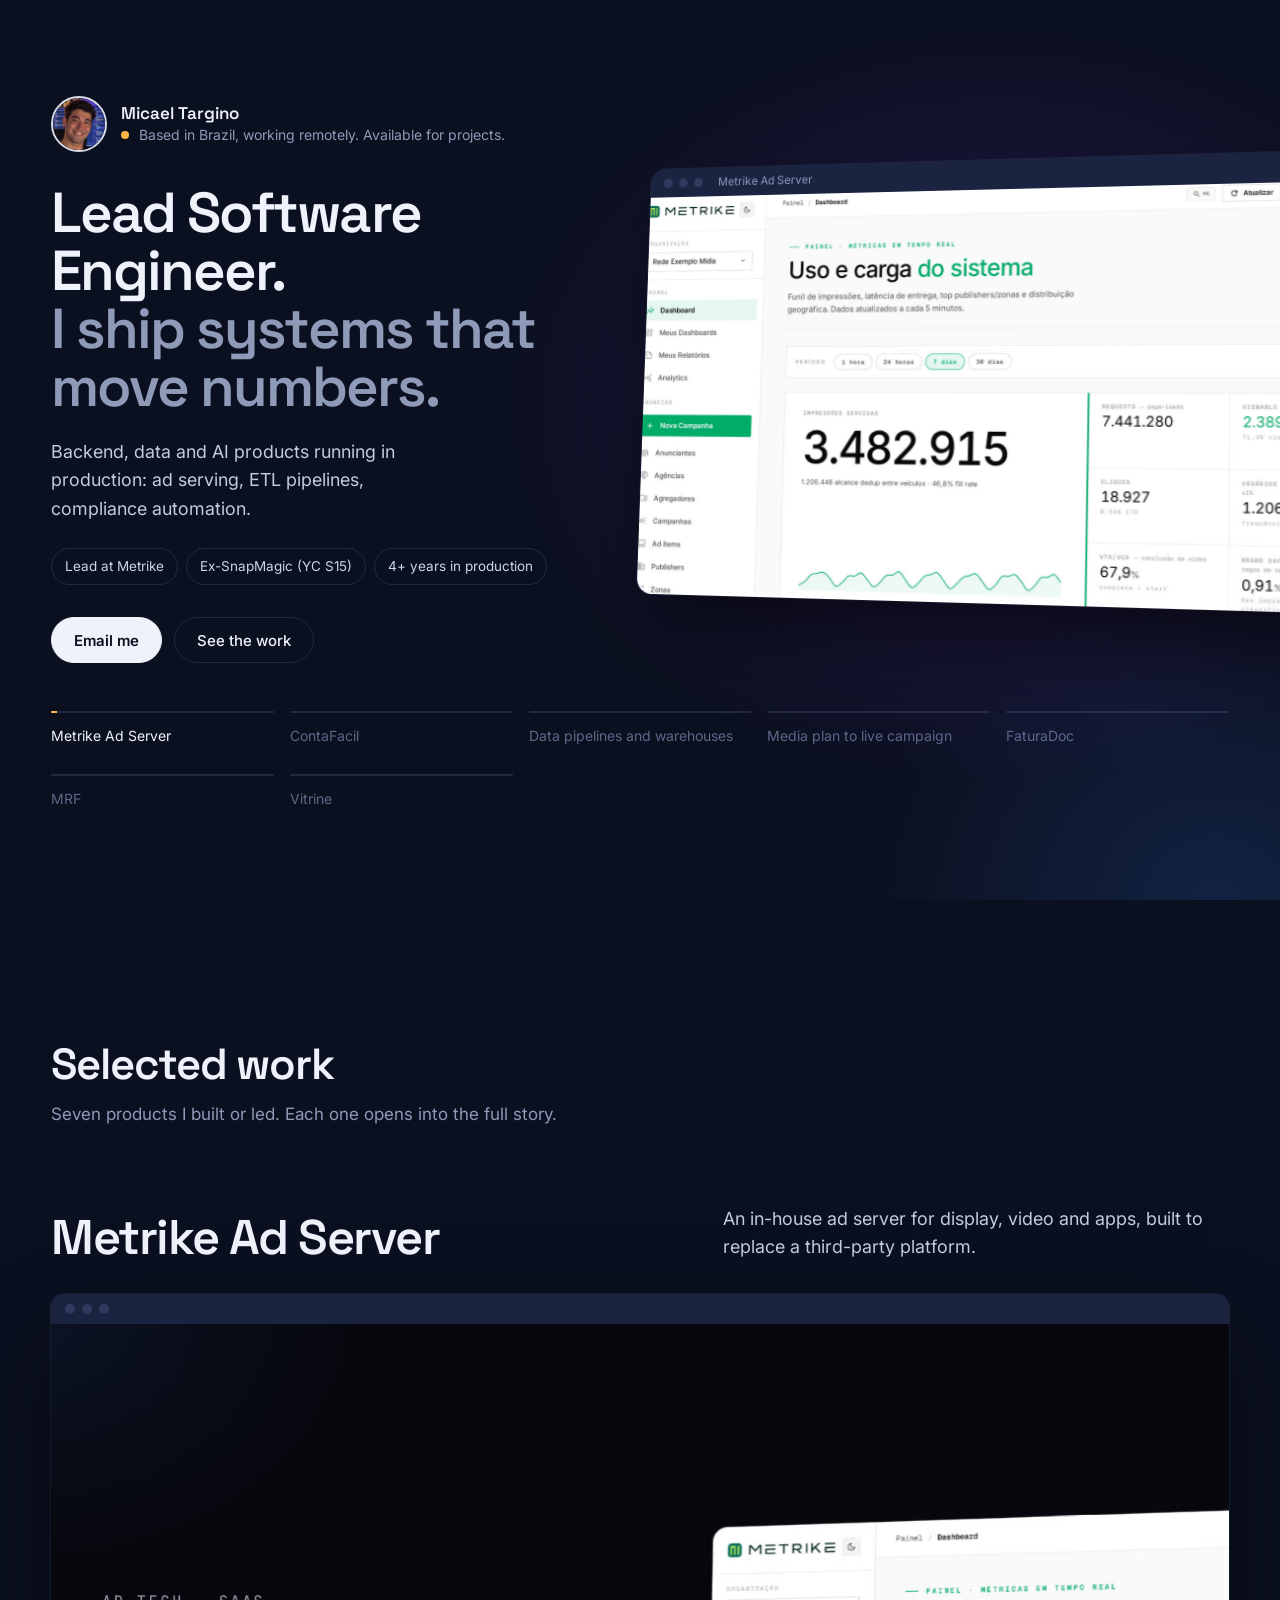
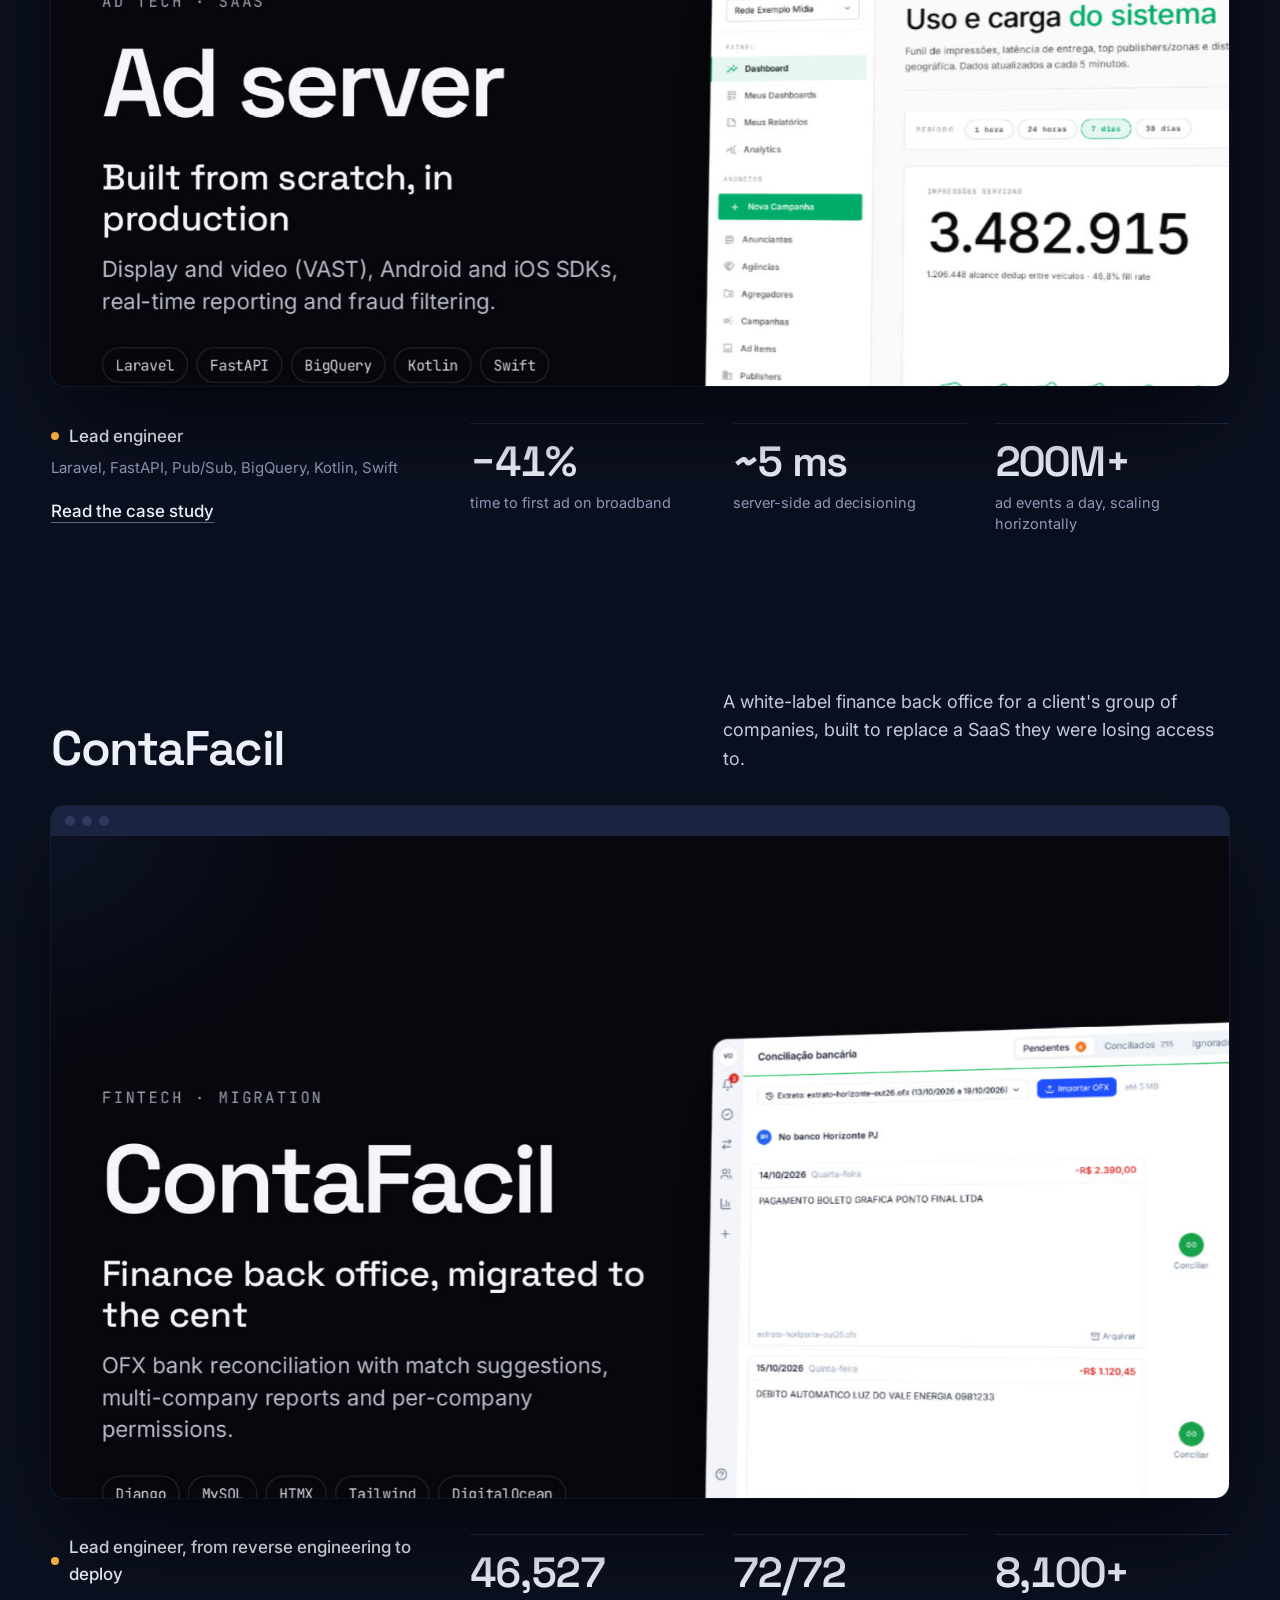
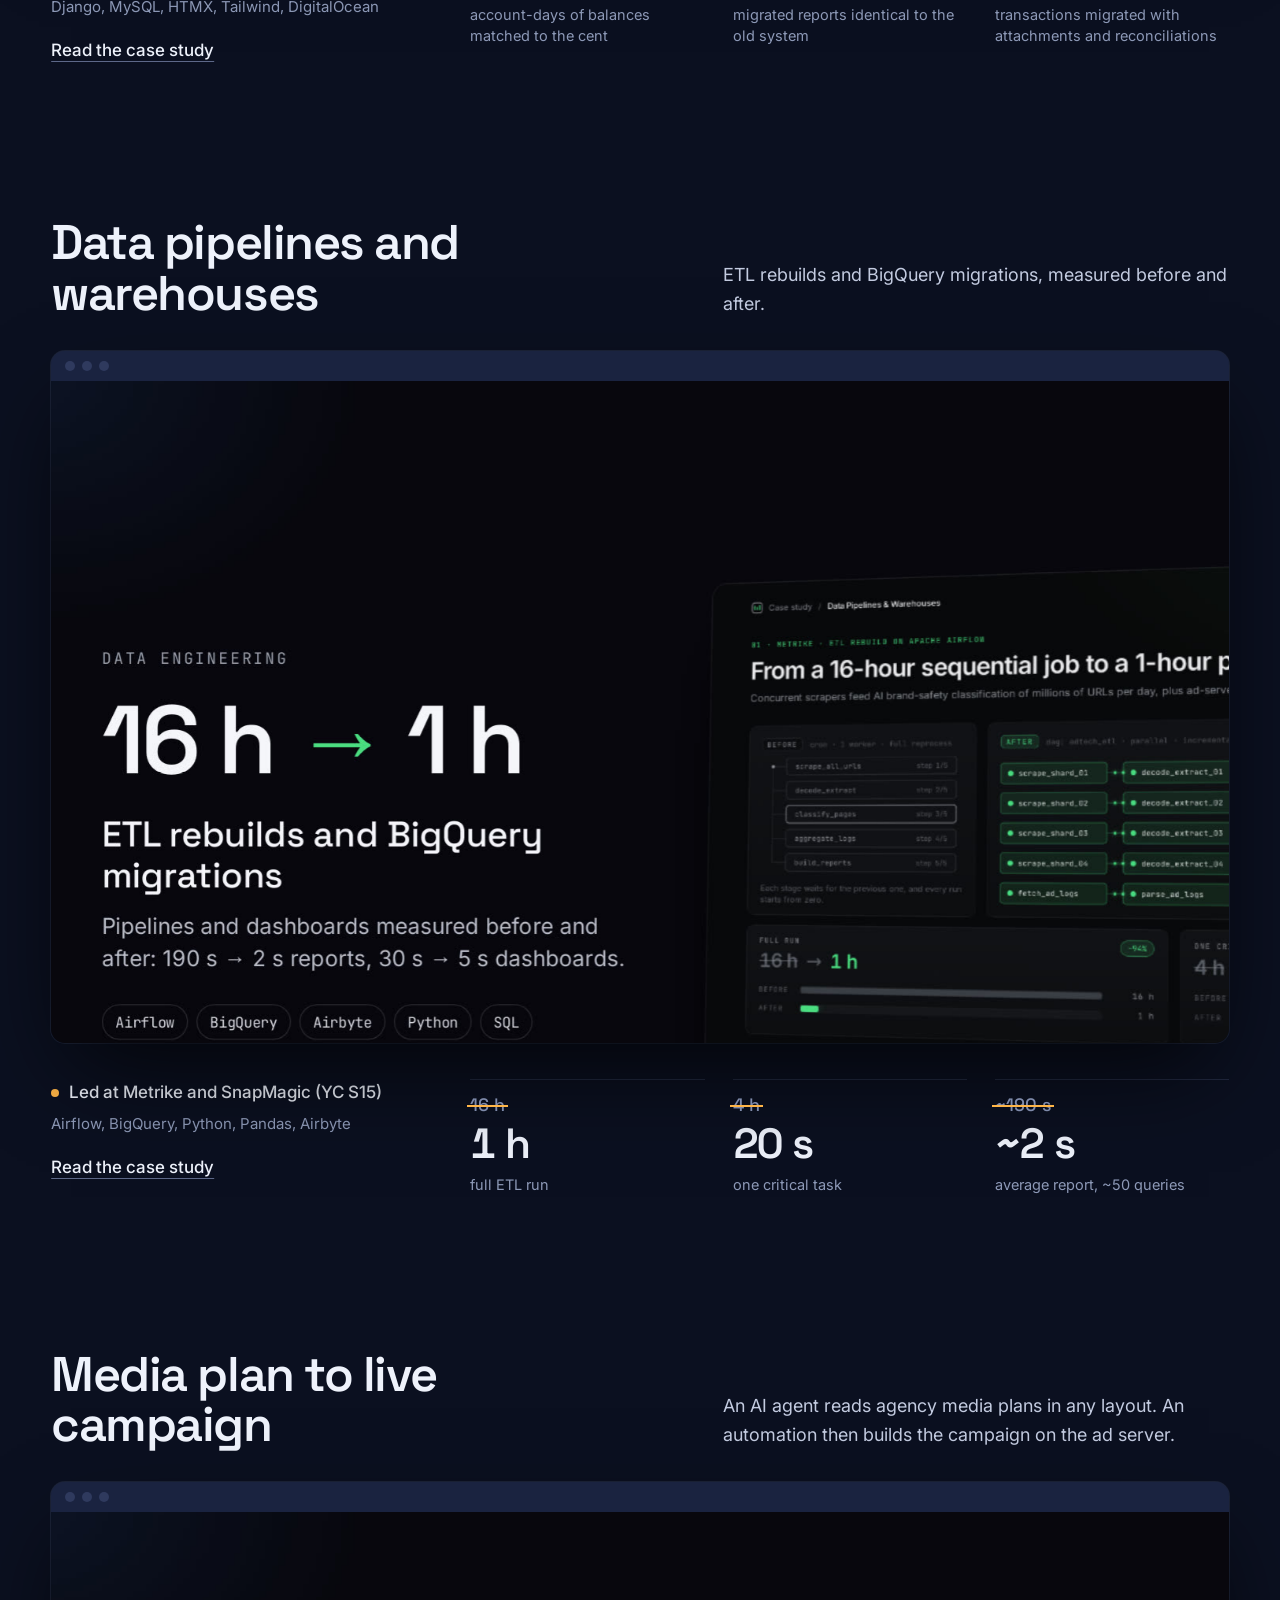
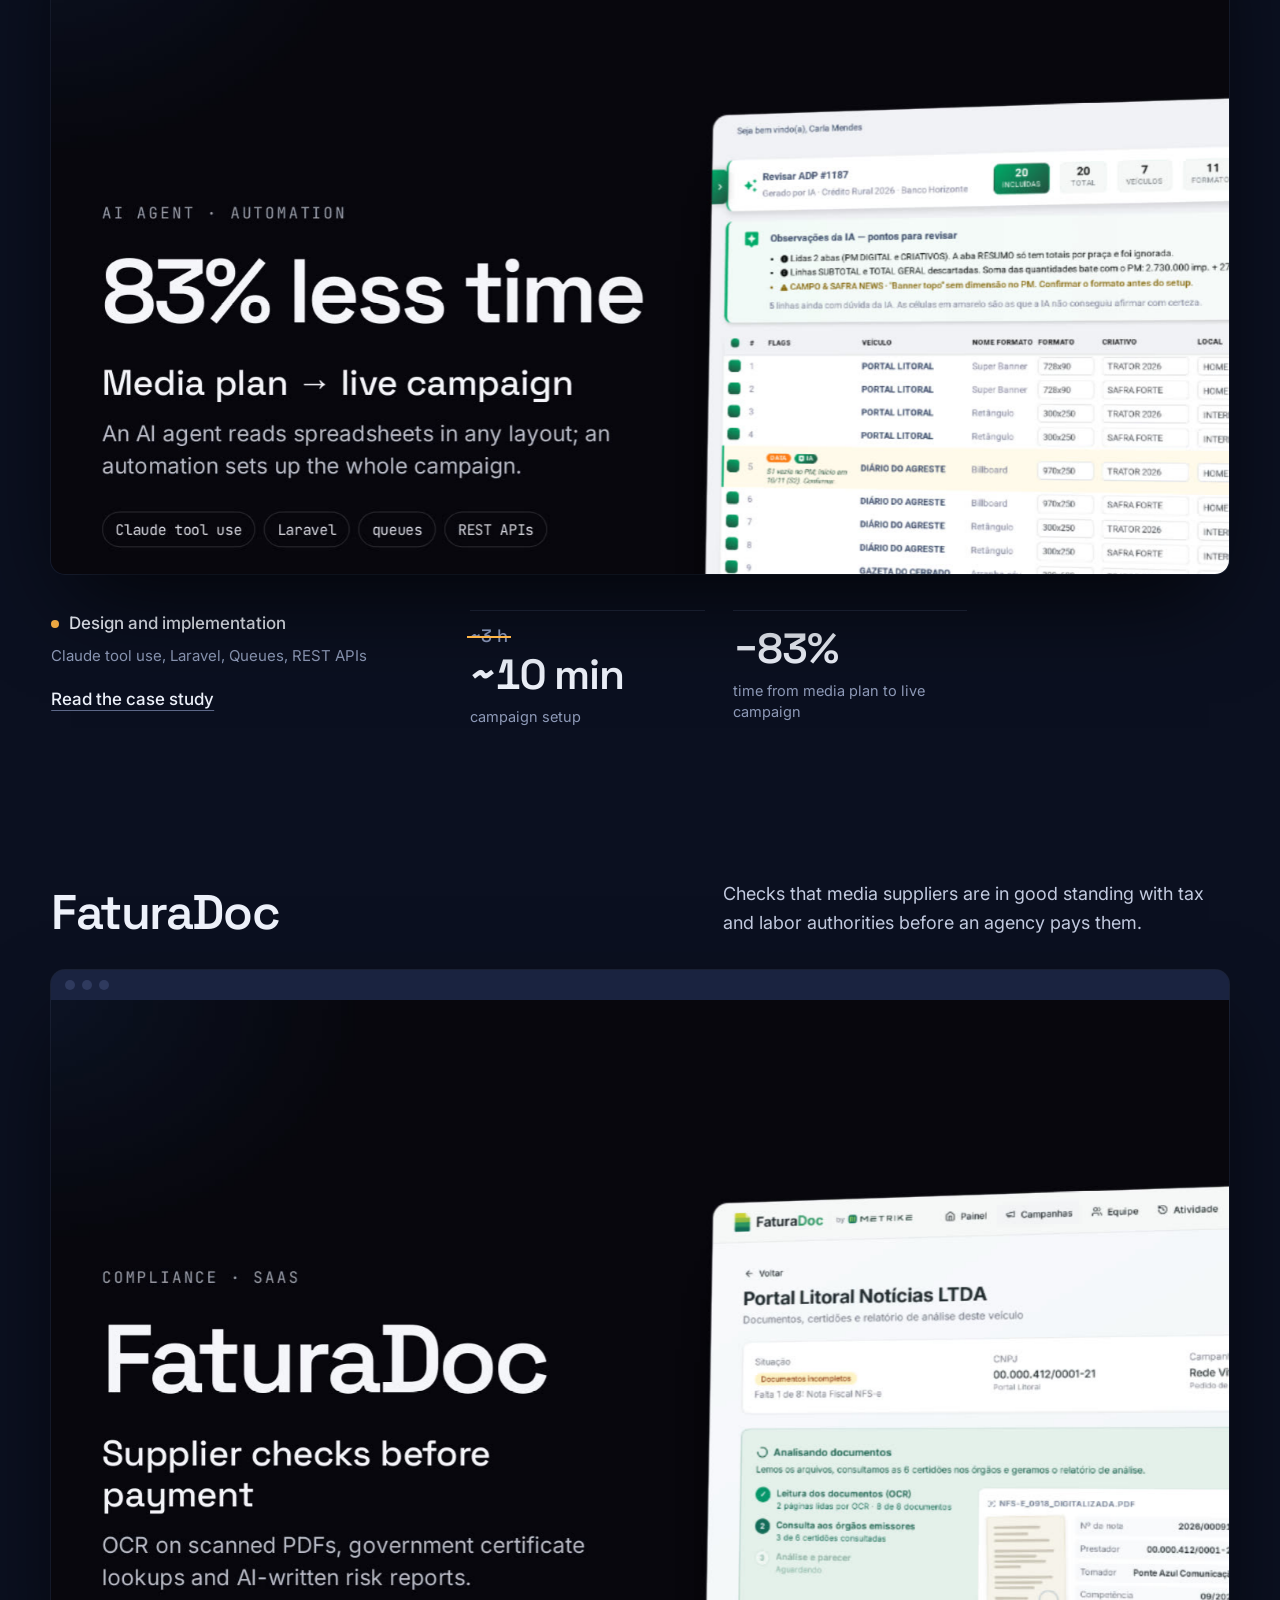
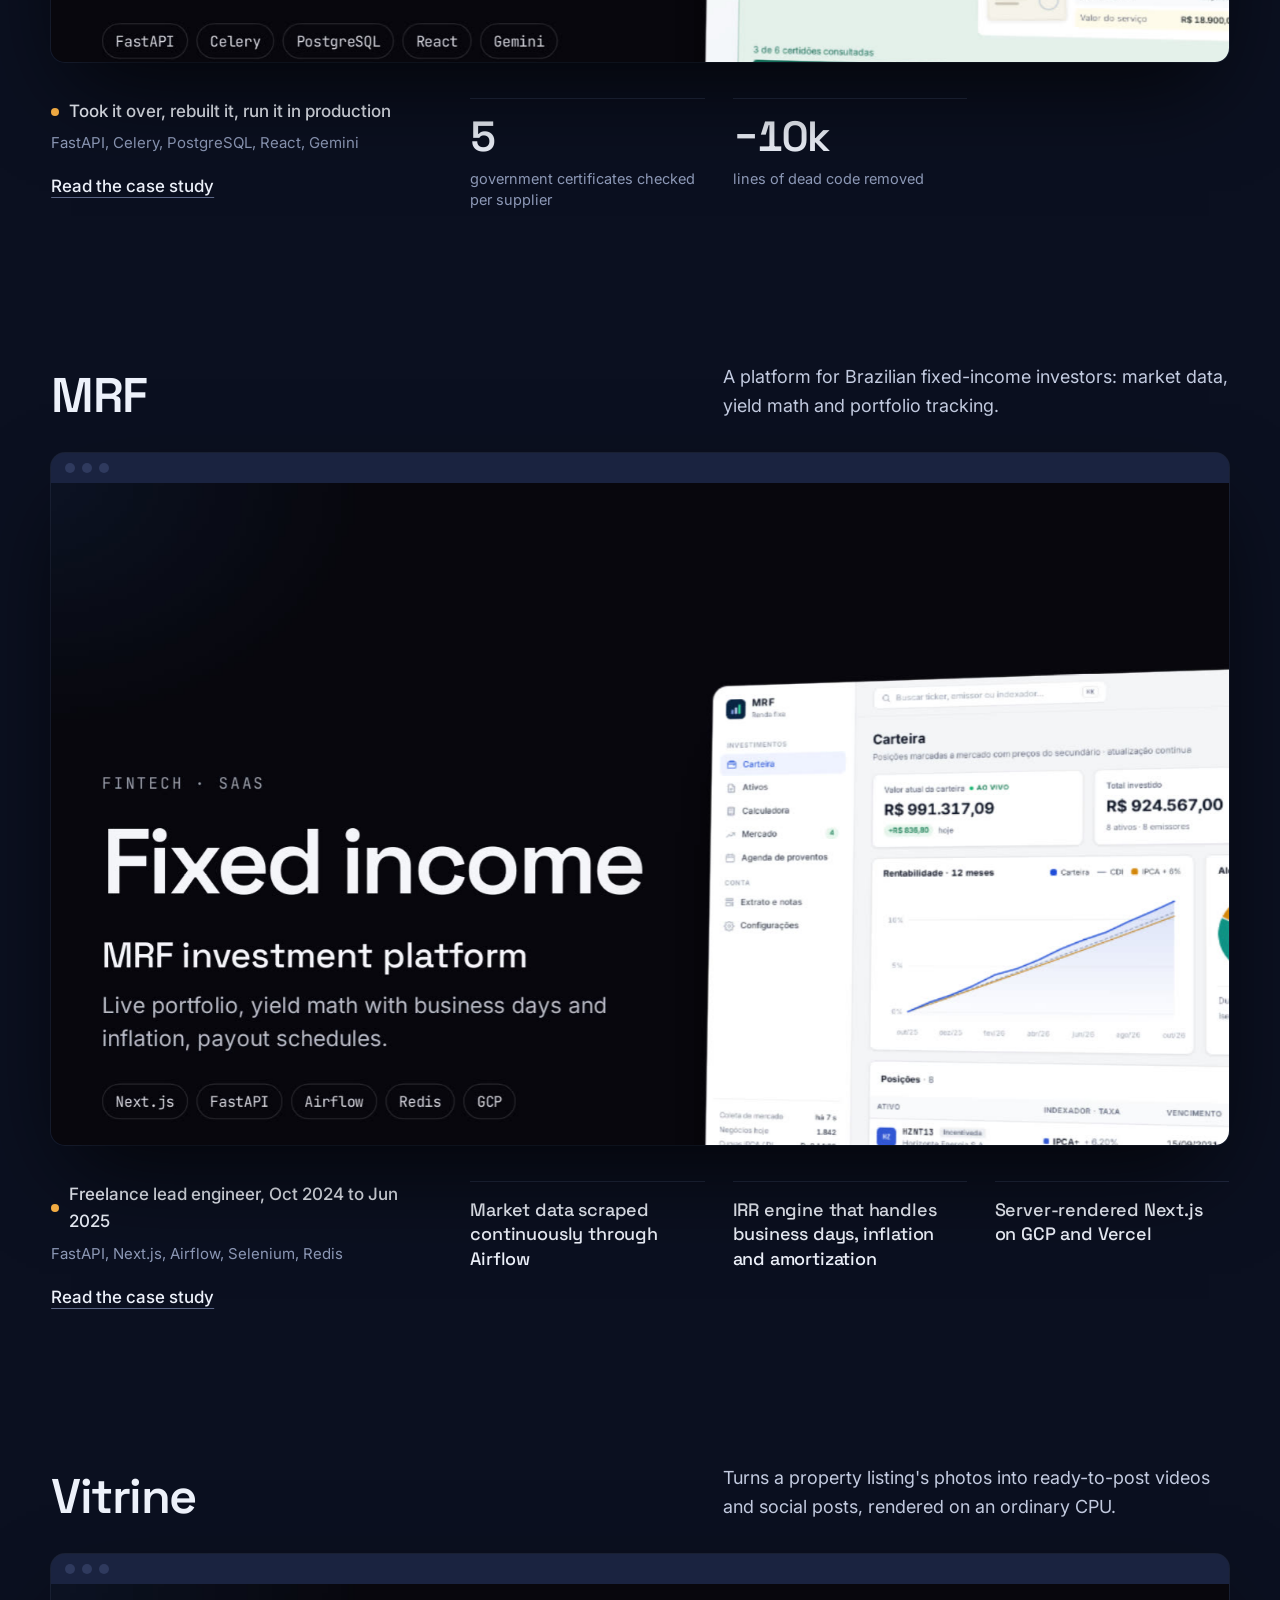
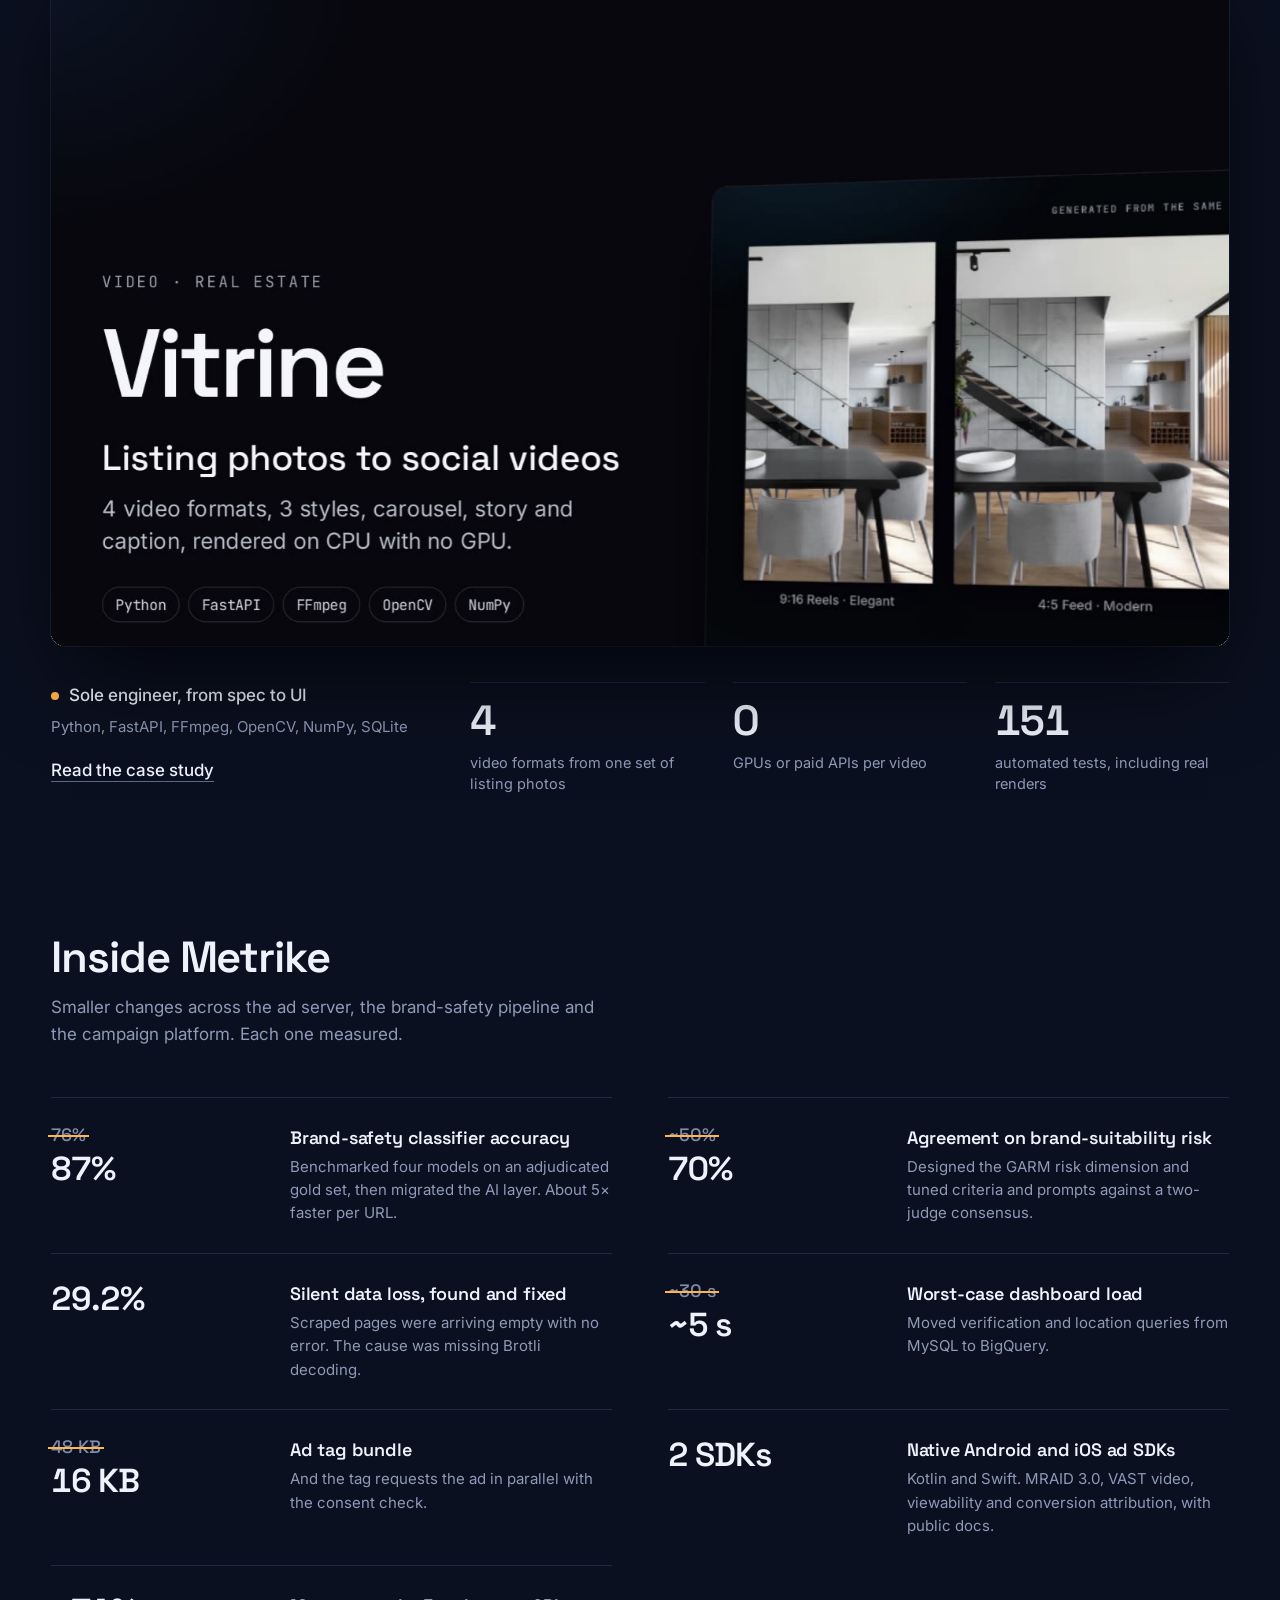
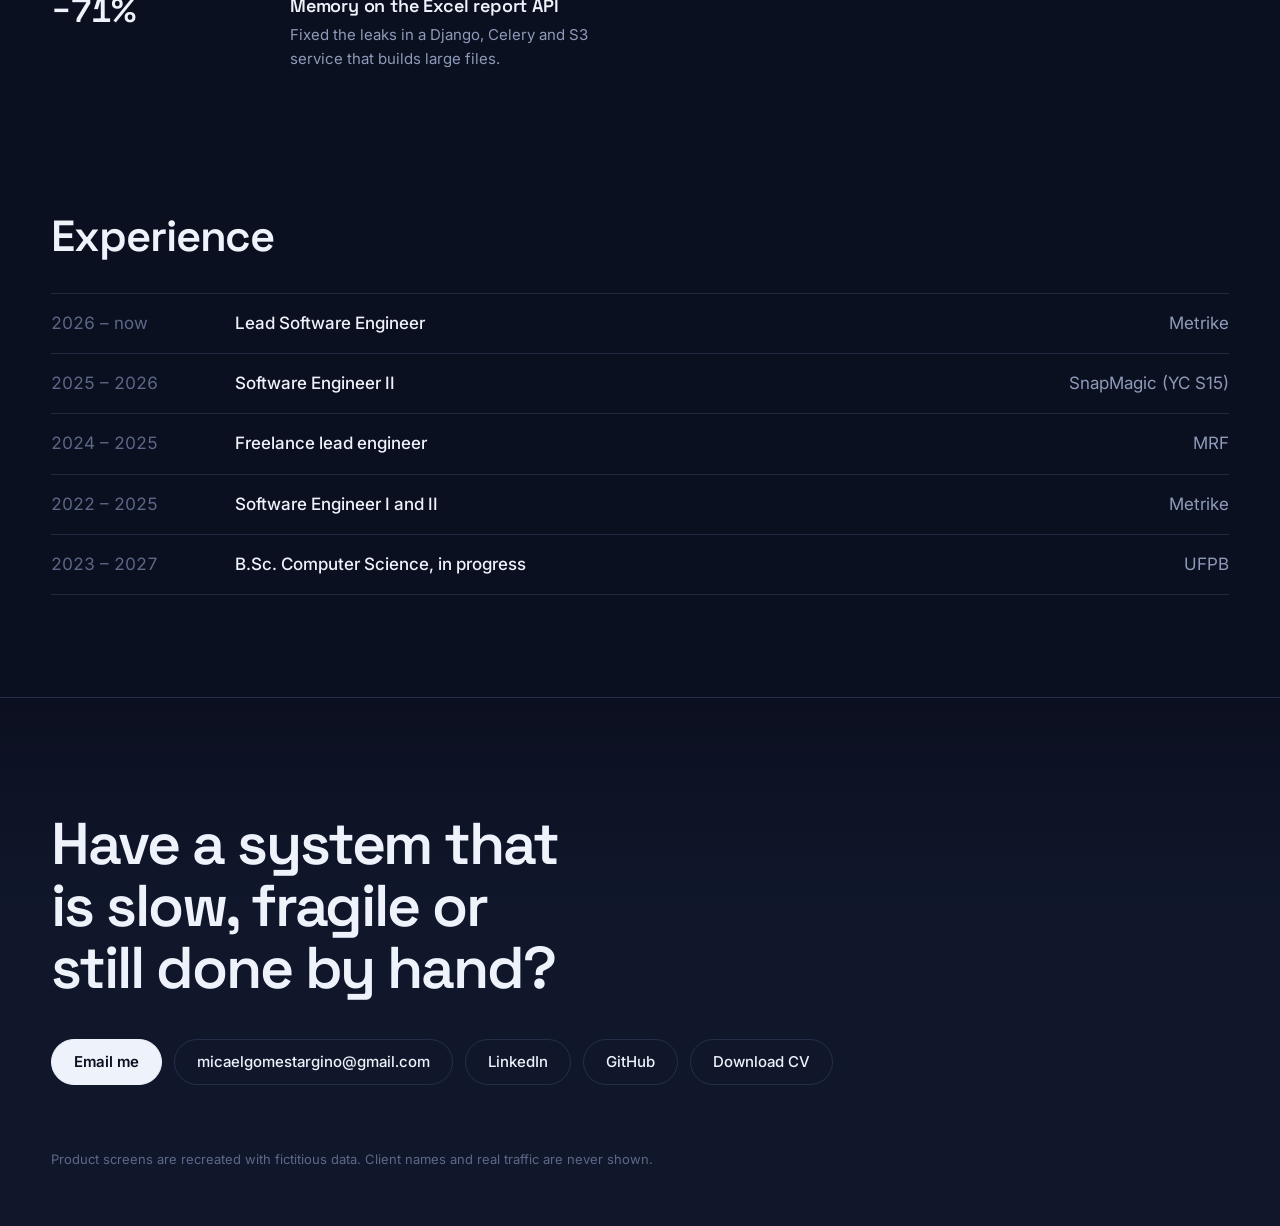
<file: index.html>
<!doctype html>
<html lang="en">
<head>
<meta charset="utf-8">
<meta name="viewport" content="width=device-width, initial-scale=1">
<title>Micael Targino, Lead Software Engineer</title>
<meta name="description" content="Backend, data and AI products running in production: ad serving, ETL pipelines, compliance automation.">
<meta property="og:title" content="Micael Targino, Lead Software Engineer">
<meta property="og:description" content="Backend, data and AI products running in production: ad serving, ETL pipelines, compliance automation.">
<meta name="theme-color" content="#0b1020">
<link rel="icon" href="favicon.svg" type="image/svg+xml">
<link rel="preconnect" href="https://fonts.googleapis.com">
<link rel="preconnect" href="https://fonts.gstatic.com" crossorigin>
<link href="https://fonts.googleapis.com/css2?family=Inter:wght@400;500;600&family=Space+Grotesk:wght@500;600;700&display=swap" rel="stylesheet">
<link rel="stylesheet" href="styles.css">
<script>document.documentElement.classList.add("js")</script>
</head>
<body>
<a class="skip" href="#work">Skip to the work</a>
<header class="hero">
  <div class="hero-glow" aria-hidden="true"></div>
  <div class="wrap hero-grid">
    <div class="hero-copy">
      <div class="who">
        <img class="avatar" src="photo.jpg" alt="Micael Targino" width="56" height="56">
        <div><p class="who-name">Micael Targino</p><p class="who-place"><span class="live" aria-hidden="true"></span>Based in Brazil, working remotely. Available for projects.</p></div>
      </div>
      <h1 class="headline"><span class="line"><span>Lead Software Engineer.</span></span><span class="line"><span>I ship systems that move numbers.</span></span></h1>
      <p class="intro">Backend, data and AI products running in production: ad serving, ETL pipelines, compliance automation.</p>
      <ul class="creds"><li>Lead at Metrike</li><li>Ex-SnapMagic (YC S15)</li><li>4+ years in production</li></ul>
      <div class="hero-actions">
        <a class="btn btn-primary" href="mailto:micaelgomestargino@gmail.com?subject=Project%20or%20role%20for%20Micael">Email me</a>
        <a class="btn" href="#work">See the work</a>
      </div>
    </div>
    <div class="hero-stage" aria-label="Product reel">
      <div class="hero-tilt">
        <div class="screen screen-hero">
          <div class="screen-bar"><i></i><i></i><i></i><span class="screen-title" data-reel-title>Metrike Ad Server</span></div>
          <div class="screen-stage" data-reel-stage>
            <img class="screen-poster" src="media/01-adserver/poster.jpg" alt="">
          </div>
        </div>
      </div>
    </div>
  </div>
  <div class="wrap">
    <ol class="reel-tabs" data-reel-tabs>
      <li><button type="button" data-reel-index="0" aria-pressed="true"><span class="reel-bar"><span></span></span><span class="reel-name">Metrike Ad Server</span></button></li><li><button type="button" data-reel-index="1" aria-pressed="false"><span class="reel-bar"><span></span></span><span class="reel-name">ContaFacil</span></button></li><li><button type="button" data-reel-index="2" aria-pressed="false"><span class="reel-bar"><span></span></span><span class="reel-name">Data pipelines and warehouses</span></button></li><li><button type="button" data-reel-index="3" aria-pressed="false"><span class="reel-bar"><span></span></span><span class="reel-name">Media plan to live campaign</span></button></li><li><button type="button" data-reel-index="4" aria-pressed="false"><span class="reel-bar"><span></span></span><span class="reel-name">FaturaDoc</span></button></li><li><button type="button" data-reel-index="5" aria-pressed="false"><span class="reel-bar"><span></span></span><span class="reel-name">MRF</span></button></li><li><button type="button" data-reel-index="6" aria-pressed="false"><span class="reel-bar"><span></span></span><span class="reel-name">Vitrine</span></button></li>
    </ol>
  </div>
  <script type="application/json" id="reel-data">[{"name":"Metrike Ad Server","video":"media/01-adserver/reel.mp4","poster":"media/01-adserver/poster.jpg","shots":["media/01-adserver/00-cover.jpg","media/01-adserver/01-dashboard.jpg","media/01-adserver/02-campaign.jpg","media/01-adserver/03-campaign-geo.jpg","media/01-adserver/04-targeting.jpg","media/01-adserver/05-wizard-tag.jpg"]},{"name":"ContaFacil","video":"media/06-contafacil/reel.mp4","poster":"media/06-contafacil/poster.jpg","shots":["media/06-contafacil/00-cover.jpg","media/06-contafacil/01-conciliacao.jpg","media/06-contafacil/02-fluxo-de-caixa.jpg","media/06-contafacil/03-lancamentos.jpg","media/06-contafacil/04-relatorio-personalizado.jpg","media/06-contafacil/05-tarefas.jpg"]},{"name":"Data pipelines and warehouses","video":"media/05-data-pipelines/reel.mp4","poster":"media/05-data-pipelines/poster.jpg","shots":["media/05-data-pipelines/00-cover.jpg","media/05-data-pipelines/01-etl-rebuild.jpg","media/05-data-pipelines/02-warehouse-migration.jpg","media/05-data-pipelines/03-dashboard-queries.jpg","media/05-data-pipelines/04-summary.jpg"]},{"name":"Media plan to live campaign","video":"media/03-media-plan-agent/reel.mp4","poster":"media/03-media-plan-agent/poster.jpg","shots":["media/03-media-plan-agent/00-cover.jpg","media/03-media-plan-agent/01-upload-media-plan.jpg","media/03-media-plan-agent/02-agent-processing.jpg","media/03-media-plan-agent/03-review-adp.jpg","media/03-media-plan-agent/04-campaign-setup-done.jpg"]},{"name":"FaturaDoc","video":"media/02-faturadoc/reel.mp4","poster":"media/02-faturadoc/poster.jpg","shots":["media/02-faturadoc/00-cover.jpg","media/02-faturadoc/01-campaign-suppliers.jpg","media/02-faturadoc/02-upload-processing.jpg","media/02-faturadoc/03-supplier-documents.jpg","media/02-faturadoc/04-risk-report.jpg"]},{"name":"MRF","video":"media/04-mrf-fixed-income/reel.mp4","poster":"media/04-mrf-fixed-income/poster.jpg","shots":["media/04-mrf-fixed-income/00-cover.jpg","media/04-mrf-fixed-income/01-carteira.jpg","media/04-mrf-fixed-income/02-ativo-debenture.jpg","media/04-mrf-fixed-income/03-calculadora.jpg","media/04-mrf-fixed-income/04-mercado-sinais.jpg","media/04-mrf-fixed-income/05-agenda-proventos.jpg"]},{"name":"Vitrine","video":"media/07-vitrine/reel.mp4","poster":"media/07-vitrine/poster.jpg","shots":["media/07-vitrine/00-cover.jpg","media/07-vitrine/01-imoveis.jpg","media/07-vitrine/02-imovel.jpg","media/07-vitrine/03-resultados.jpg","media/07-vitrine/04-formatos.jpg","media/07-vitrine/05-posts.jpg"]}]</script>
</header>

<main>
  <section class="section" id="work" aria-labelledby="work-title">
    <div class="wrap">
      <h2 class="section-title" id="work-title">Selected work</h2>
      <p class="section-sub">Seven products I built or led. Each one opens into the full story.</p>
    </div>
    <div class="wrap projects">
  <article class="project" id="01-adserver">
    <header class="project-head">
      <h3 class="project-name"><a href="case/01-adserver.html">Metrike Ad Server</a></h3>
      <p class="project-what">An in-house ad server for display, video and apps, built to replace a third-party platform.</p>
    </header>
    <a class="project-screen" href="case/01-adserver.html" aria-label="Read the Metrike Ad Server case study">
  <div class="screen screen-scroll" data-base="" data-screen='{&quot;video&quot;:&quot;media/01-adserver/reel.mp4&quot;,&quot;poster&quot;:&quot;media/01-adserver/poster.jpg&quot;,&quot;shots&quot;:[&quot;media/01-adserver/00-cover.jpg&quot;,&quot;media/01-adserver/01-dashboard.jpg&quot;,&quot;media/01-adserver/02-campaign.jpg&quot;,&quot;media/01-adserver/03-campaign-geo.jpg&quot;,&quot;media/01-adserver/04-targeting.jpg&quot;,&quot;media/01-adserver/05-wizard-tag.jpg&quot;]}'>
    <div class="screen-bar"><i></i><i></i><i></i></div>
    <div class="screen-stage">
      <img class="screen-poster" src="media/01-adserver/poster.jpg" alt="Metrike Ad Server screen" loading="lazy">
    </div>
  </div></a>
    <div class="project-foot">
      <div class="project-meta">
        <p class="project-role"><span class="live" aria-hidden="true"></span>Lead engineer</p>
        <p class="project-stack">Laravel, FastAPI, Pub/Sub, BigQuery, Kotlin, Swift</p>
        <a class="link" href="case/01-adserver.html">Read the case study</a>
      </div>
      <div class="stats">
  <div class="stat">
    
    <span class="stat-value" data-count>−41%</span>
    <span class="stat-label">time to first ad on broadband</span>
  </div>
  <div class="stat">
    
    <span class="stat-value" data-count>~5 ms</span>
    <span class="stat-label">server-side ad decisioning</span>
  </div>
  <div class="stat">
    
    <span class="stat-value" data-count>200M+</span>
    <span class="stat-label">ad events a day, scaling horizontally</span>
  </div></div>
    </div>
  </article>

  <article class="project" id="06-contafacil">
    <header class="project-head">
      <h3 class="project-name"><a href="case/06-contafacil.html">ContaFacil</a></h3>
      <p class="project-what">A white-label finance back office for a client's group of companies, built to replace a SaaS they were losing access to.</p>
    </header>
    <a class="project-screen" href="case/06-contafacil.html" aria-label="Read the ContaFacil case study">
  <div class="screen screen-scroll" data-base="" data-screen='{&quot;video&quot;:&quot;media/06-contafacil/reel.mp4&quot;,&quot;poster&quot;:&quot;media/06-contafacil/poster.jpg&quot;,&quot;shots&quot;:[&quot;media/06-contafacil/00-cover.jpg&quot;,&quot;media/06-contafacil/01-conciliacao.jpg&quot;,&quot;media/06-contafacil/02-fluxo-de-caixa.jpg&quot;,&quot;media/06-contafacil/03-lancamentos.jpg&quot;,&quot;media/06-contafacil/04-relatorio-personalizado.jpg&quot;,&quot;media/06-contafacil/05-tarefas.jpg&quot;]}'>
    <div class="screen-bar"><i></i><i></i><i></i></div>
    <div class="screen-stage">
      <img class="screen-poster" src="media/06-contafacil/poster.jpg" alt="ContaFacil screen" loading="lazy">
    </div>
  </div></a>
    <div class="project-foot">
      <div class="project-meta">
        <p class="project-role"><span class="live" aria-hidden="true"></span>Lead engineer, from reverse engineering to deploy</p>
        <p class="project-stack">Django, MySQL, HTMX, Tailwind, DigitalOcean</p>
        <a class="link" href="case/06-contafacil.html">Read the case study</a>
      </div>
      <div class="stats">
  <div class="stat">
    
    <span class="stat-value" data-count>46,527</span>
    <span class="stat-label">account-days of balances matched to the cent</span>
  </div>
  <div class="stat">
    
    <span class="stat-value" data-count>72/72</span>
    <span class="stat-label">migrated reports identical to the old system</span>
  </div>
  <div class="stat">
    
    <span class="stat-value" data-count>8,100+</span>
    <span class="stat-label">transactions migrated with attachments and reconciliations</span>
  </div></div>
    </div>
  </article>

  <article class="project" id="05-data-pipelines">
    <header class="project-head">
      <h3 class="project-name"><a href="case/05-data-pipelines.html">Data pipelines and warehouses</a></h3>
      <p class="project-what">ETL rebuilds and BigQuery migrations, measured before and after.</p>
    </header>
    <a class="project-screen" href="case/05-data-pipelines.html" aria-label="Read the Data pipelines and warehouses case study">
  <div class="screen screen-scroll" data-base="" data-screen='{&quot;video&quot;:&quot;media/05-data-pipelines/reel.mp4&quot;,&quot;poster&quot;:&quot;media/05-data-pipelines/poster.jpg&quot;,&quot;shots&quot;:[&quot;media/05-data-pipelines/00-cover.jpg&quot;,&quot;media/05-data-pipelines/01-etl-rebuild.jpg&quot;,&quot;media/05-data-pipelines/02-warehouse-migration.jpg&quot;,&quot;media/05-data-pipelines/03-dashboard-queries.jpg&quot;,&quot;media/05-data-pipelines/04-summary.jpg&quot;]}'>
    <div class="screen-bar"><i></i><i></i><i></i></div>
    <div class="screen-stage">
      <img class="screen-poster" src="media/05-data-pipelines/poster.jpg" alt="Data pipelines and warehouses screen" loading="lazy">
    </div>
  </div></a>
    <div class="project-foot">
      <div class="project-meta">
        <p class="project-role"><span class="live" aria-hidden="true"></span>Led at Metrike and SnapMagic (YC S15)</p>
        <p class="project-stack">Airflow, BigQuery, Python, Pandas, Airbyte</p>
        <a class="link" href="case/05-data-pipelines.html">Read the case study</a>
      </div>
      <div class="stats">
  <div class="stat">
    <s class="stat-from">16 h</s>
    <span class="stat-value" data-count>1 h</span>
    <span class="stat-label">full ETL run</span>
  </div>
  <div class="stat">
    <s class="stat-from">4 h</s>
    <span class="stat-value" data-count>20 s</span>
    <span class="stat-label">one critical task</span>
  </div>
  <div class="stat">
    <s class="stat-from">~190 s</s>
    <span class="stat-value" data-count>~2 s</span>
    <span class="stat-label">average report, ~50 queries</span>
  </div></div>
    </div>
  </article>

  <article class="project" id="03-media-plan-agent">
    <header class="project-head">
      <h3 class="project-name"><a href="case/03-media-plan-agent.html">Media plan to live campaign</a></h3>
      <p class="project-what">An AI agent reads agency media plans in any layout. An automation then builds the campaign on the ad server.</p>
    </header>
    <a class="project-screen" href="case/03-media-plan-agent.html" aria-label="Read the Media plan to live campaign case study">
  <div class="screen screen-scroll" data-base="" data-screen='{&quot;video&quot;:&quot;media/03-media-plan-agent/reel.mp4&quot;,&quot;poster&quot;:&quot;media/03-media-plan-agent/poster.jpg&quot;,&quot;shots&quot;:[&quot;media/03-media-plan-agent/00-cover.jpg&quot;,&quot;media/03-media-plan-agent/01-upload-media-plan.jpg&quot;,&quot;media/03-media-plan-agent/02-agent-processing.jpg&quot;,&quot;media/03-media-plan-agent/03-review-adp.jpg&quot;,&quot;media/03-media-plan-agent/04-campaign-setup-done.jpg&quot;]}'>
    <div class="screen-bar"><i></i><i></i><i></i></div>
    <div class="screen-stage">
      <img class="screen-poster" src="media/03-media-plan-agent/poster.jpg" alt="Media plan to live campaign screen" loading="lazy">
    </div>
  </div></a>
    <div class="project-foot">
      <div class="project-meta">
        <p class="project-role"><span class="live" aria-hidden="true"></span>Design and implementation</p>
        <p class="project-stack">Claude tool use, Laravel, Queues, REST APIs</p>
        <a class="link" href="case/03-media-plan-agent.html">Read the case study</a>
      </div>
      <div class="stats">
  <div class="stat">
    <s class="stat-from">~3 h</s>
    <span class="stat-value" data-count>~10 min</span>
    <span class="stat-label">campaign setup</span>
  </div>
  <div class="stat">
    
    <span class="stat-value" data-count>−83%</span>
    <span class="stat-label">time from media plan to live campaign</span>
  </div></div>
    </div>
  </article>

  <article class="project" id="02-faturadoc">
    <header class="project-head">
      <h3 class="project-name"><a href="case/02-faturadoc.html">FaturaDoc</a></h3>
      <p class="project-what">Checks that media suppliers are in good standing with tax and labor authorities before an agency pays them.</p>
    </header>
    <a class="project-screen" href="case/02-faturadoc.html" aria-label="Read the FaturaDoc case study">
  <div class="screen screen-scroll" data-base="" data-screen='{&quot;video&quot;:&quot;media/02-faturadoc/reel.mp4&quot;,&quot;poster&quot;:&quot;media/02-faturadoc/poster.jpg&quot;,&quot;shots&quot;:[&quot;media/02-faturadoc/00-cover.jpg&quot;,&quot;media/02-faturadoc/01-campaign-suppliers.jpg&quot;,&quot;media/02-faturadoc/02-upload-processing.jpg&quot;,&quot;media/02-faturadoc/03-supplier-documents.jpg&quot;,&quot;media/02-faturadoc/04-risk-report.jpg&quot;]}'>
    <div class="screen-bar"><i></i><i></i><i></i></div>
    <div class="screen-stage">
      <img class="screen-poster" src="media/02-faturadoc/poster.jpg" alt="FaturaDoc screen" loading="lazy">
    </div>
  </div></a>
    <div class="project-foot">
      <div class="project-meta">
        <p class="project-role"><span class="live" aria-hidden="true"></span>Took it over, rebuilt it, run it in production</p>
        <p class="project-stack">FastAPI, Celery, PostgreSQL, React, Gemini</p>
        <a class="link" href="case/02-faturadoc.html">Read the case study</a>
      </div>
      <div class="stats">
  <div class="stat">
    
    <span class="stat-value" data-count>5</span>
    <span class="stat-label">government certificates checked per supplier</span>
  </div>
  <div class="stat">
    
    <span class="stat-value" data-count>−10k</span>
    <span class="stat-label">lines of dead code removed</span>
  </div></div>
    </div>
  </article>

  <article class="project" id="04-mrf-fixed-income">
    <header class="project-head">
      <h3 class="project-name"><a href="case/04-mrf-fixed-income.html">MRF</a></h3>
      <p class="project-what">A platform for Brazilian fixed-income investors: market data, yield math and portfolio tracking.</p>
    </header>
    <a class="project-screen" href="case/04-mrf-fixed-income.html" aria-label="Read the MRF case study">
  <div class="screen screen-scroll" data-base="" data-screen='{&quot;video&quot;:&quot;media/04-mrf-fixed-income/reel.mp4&quot;,&quot;poster&quot;:&quot;media/04-mrf-fixed-income/poster.jpg&quot;,&quot;shots&quot;:[&quot;media/04-mrf-fixed-income/00-cover.jpg&quot;,&quot;media/04-mrf-fixed-income/01-carteira.jpg&quot;,&quot;media/04-mrf-fixed-income/02-ativo-debenture.jpg&quot;,&quot;media/04-mrf-fixed-income/03-calculadora.jpg&quot;,&quot;media/04-mrf-fixed-income/04-mercado-sinais.jpg&quot;,&quot;media/04-mrf-fixed-income/05-agenda-proventos.jpg&quot;]}'>
    <div class="screen-bar"><i></i><i></i><i></i></div>
    <div class="screen-stage">
      <img class="screen-poster" src="media/04-mrf-fixed-income/poster.jpg" alt="MRF screen" loading="lazy">
    </div>
  </div></a>
    <div class="project-foot">
      <div class="project-meta">
        <p class="project-role"><span class="live" aria-hidden="true"></span>Freelance lead engineer, Oct 2024 to Jun 2025</p>
        <p class="project-stack">FastAPI, Next.js, Airflow, Selenium, Redis</p>
        <a class="link" href="case/04-mrf-fixed-income.html">Read the case study</a>
      </div>
      <ul class="highlights"><li>Market data scraped continuously through Airflow</li><li>IRR engine that handles business days, inflation and amortization</li><li>Server-rendered Next.js on GCP and Vercel</li></ul>
    </div>
  </article>

  <article class="project" id="07-vitrine">
    <header class="project-head">
      <h3 class="project-name"><a href="case/07-vitrine.html">Vitrine</a></h3>
      <p class="project-what">Turns a property listing's photos into ready-to-post videos and social posts, rendered on an ordinary CPU.</p>
    </header>
    <a class="project-screen" href="case/07-vitrine.html" aria-label="Read the Vitrine case study">
  <div class="screen screen-scroll" data-base="" data-screen='{&quot;video&quot;:&quot;media/07-vitrine/reel.mp4&quot;,&quot;poster&quot;:&quot;media/07-vitrine/poster.jpg&quot;,&quot;shots&quot;:[&quot;media/07-vitrine/00-cover.jpg&quot;,&quot;media/07-vitrine/01-imoveis.jpg&quot;,&quot;media/07-vitrine/02-imovel.jpg&quot;,&quot;media/07-vitrine/03-resultados.jpg&quot;,&quot;media/07-vitrine/04-formatos.jpg&quot;,&quot;media/07-vitrine/05-posts.jpg&quot;]}'>
    <div class="screen-bar"><i></i><i></i><i></i></div>
    <div class="screen-stage">
      <img class="screen-poster" src="media/07-vitrine/poster.jpg" alt="Vitrine screen" loading="lazy">
    </div>
  </div></a>
    <div class="project-foot">
      <div class="project-meta">
        <p class="project-role"><span class="live" aria-hidden="true"></span>Sole engineer, from spec to UI</p>
        <p class="project-stack">Python, FastAPI, FFmpeg, OpenCV, NumPy, SQLite</p>
        <a class="link" href="case/07-vitrine.html">Read the case study</a>
      </div>
      <div class="stats">
  <div class="stat">
    
    <span class="stat-value" data-count>4</span>
    <span class="stat-label">video formats from one set of listing photos</span>
  </div>
  <div class="stat">
    
    <span class="stat-value" data-count>0</span>
    <span class="stat-label">GPUs or paid APIs per video</span>
  </div>
  <div class="stat">
    
    <span class="stat-value" data-count>153</span>
    <span class="stat-label">automated tests, including real renders</span>
  </div></div>
    </div>
  </article></div>
  </section>

  <section class="section" id="metrike" aria-labelledby="wins-title">
    <div class="wrap">
      <h2 class="section-title" id="wins-title">Inside Metrike</h2>
      <p class="section-sub">Smaller changes across the ad server, the brand-safety pipeline and the campaign platform. Each one measured.</p>
      <ul class="wins">
    <li class="win">
      <div class="win-num"><s class="stat-from">76%</s><span class="stat-value" data-count>91%</span></div>
      <div class="win-text"><h3>Brand-safety classifier accuracy</h3><p>Benchmarked four models on an adjudicated gold set, then migrated the AI layer. About 5× faster per URL.</p></div>
    </li>
    <li class="win">
      <div class="win-num"><s class="stat-from">~50%</s><span class="stat-value" data-count>74%</span></div>
      <div class="win-text"><h3>Agreement on brand-suitability risk</h3><p>Designed the GARM risk dimension and tuned criteria and prompts against a two-judge consensus.</p></div>
    </li>
    <li class="win">
      <div class="win-num"><span class="stat-value" data-count>30.6%</span></div>
      <div class="win-text"><h3>Silent data loss, found and fixed</h3><p>Scraped pages were arriving empty with no error. The cause was missing Brotli decoding.</p></div>
    </li>
    <li class="win">
      <div class="win-num"><s class="stat-from">~30 s</s><span class="stat-value" data-count>~5 s</span></div>
      <div class="win-text"><h3>Worst-case dashboard load</h3><p>Moved verification and location queries from MySQL to BigQuery.</p></div>
    </li>
    <li class="win">
      <div class="win-num"><s class="stat-from">48 KB</s><span class="stat-value" data-count>17 KB</span></div>
      <div class="win-text"><h3>Ad tag bundle</h3><p>And the tag requests the ad in parallel with the consent check.</p></div>
    </li>
    <li class="win">
      <div class="win-num"><span class="stat-value" data-count>2 SDKs</span></div>
      <div class="win-text"><h3>Native Android and iOS ad SDKs</h3><p>Kotlin and Swift. MRAID 3.0, VAST video, viewability and conversion attribution, with public docs.</p></div>
    </li>
    <li class="win">
      <div class="win-num"><span class="stat-value" data-count>−75%</span></div>
      <div class="win-text"><h3>Memory on the Excel report API</h3><p>Fixed the leaks in a Django, Celery and S3 service that builds large files.</p></div>
    </li></ul>
    </div>
  </section>

  <section class="section section-tight" aria-labelledby="exp-title">
    <div class="wrap">
      <h2 class="section-title" id="exp-title">Experience</h2>
      <ul class="exp">
    <li><span class="exp-when">2026 – now</span><span class="exp-what">Lead Software Engineer</span><span class="exp-where">Metrike</span></li>
    <li><span class="exp-when">2025 – 2026</span><span class="exp-what">Software Engineer II</span><span class="exp-where">SnapMagic (YC S15)</span></li>
    <li><span class="exp-when">2024 – 2025</span><span class="exp-what">Freelance lead engineer</span><span class="exp-where">MRF</span></li>
    <li><span class="exp-when">2022 – 2025</span><span class="exp-what">Software Engineer I and II</span><span class="exp-where">Metrike</span></li>
    <li><span class="exp-when">2023 – 2027</span><span class="exp-what">B.Sc. Computer Science, in progress</span><span class="exp-where">UFPB</span></li></ul>
    </div>
  </section>
</main>

<footer class="contact" id="contact">
  <div class="wrap">
    <h2 class="contact-line">Have a system that is slow, fragile or still done by hand?</h2>
    <div class="contact-actions">
      <a class="btn btn-primary" href="mailto:micaelgomestargino@gmail.com?subject=Project%20or%20role%20for%20Micael">Email me</a>
      <button class="btn btn-copy" type="button" data-copy="micaelgomestargino@gmail.com"><span data-copy-label>micaelgomestargino@gmail.com</span></button>
      <a class="btn" href="https://linkedin.com/in/micaeltargino" target="_blank" rel="noopener">LinkedIn</a>
      <a class="btn" href="https://github.com/MicaelTargino" target="_blank" rel="noopener">GitHub</a>
      <a class="btn" href="Micael-Targino-CV.pdf" download>Download CV</a>
    </div>
    <p class="fineprint">Product screens are recreated with fictitious data. Client names and real traffic are never shown.</p>
  </div>
</footer>
<script src="main.js" defer></script>
</body>
</html>
</file>
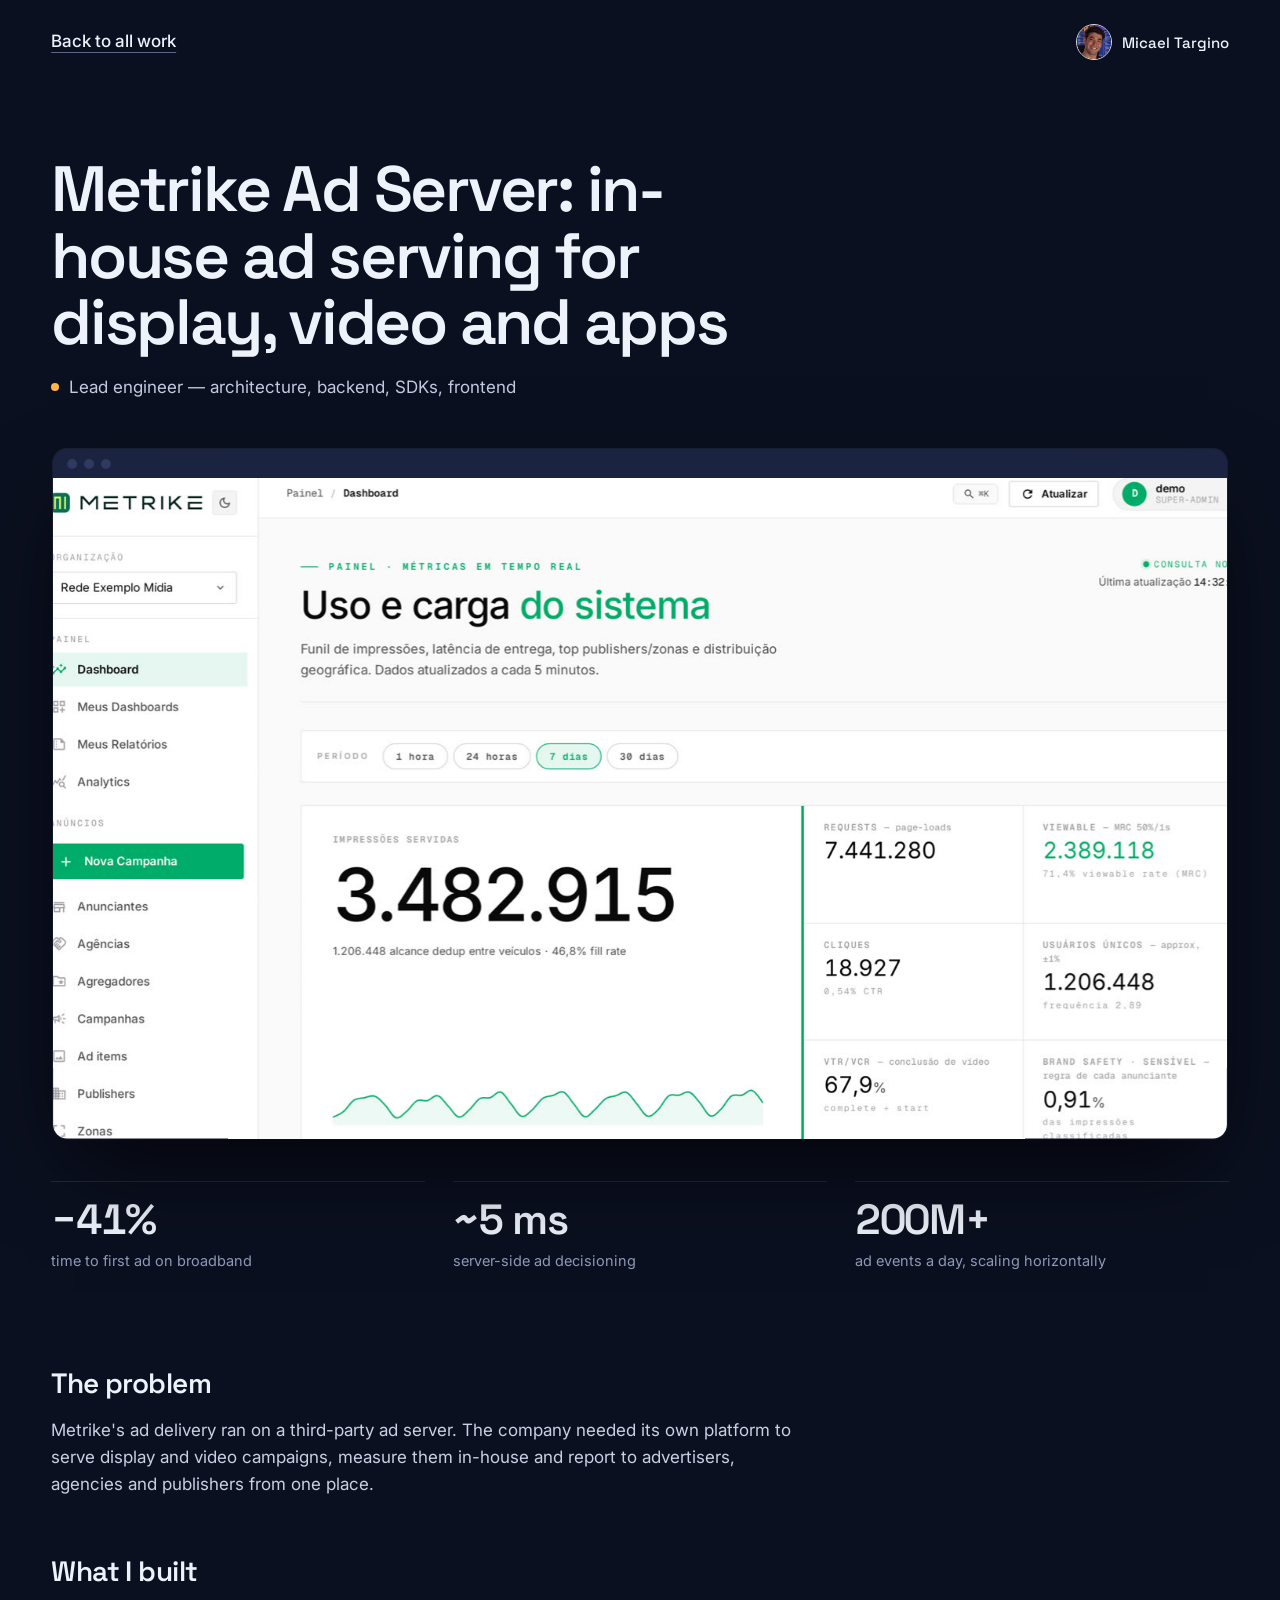
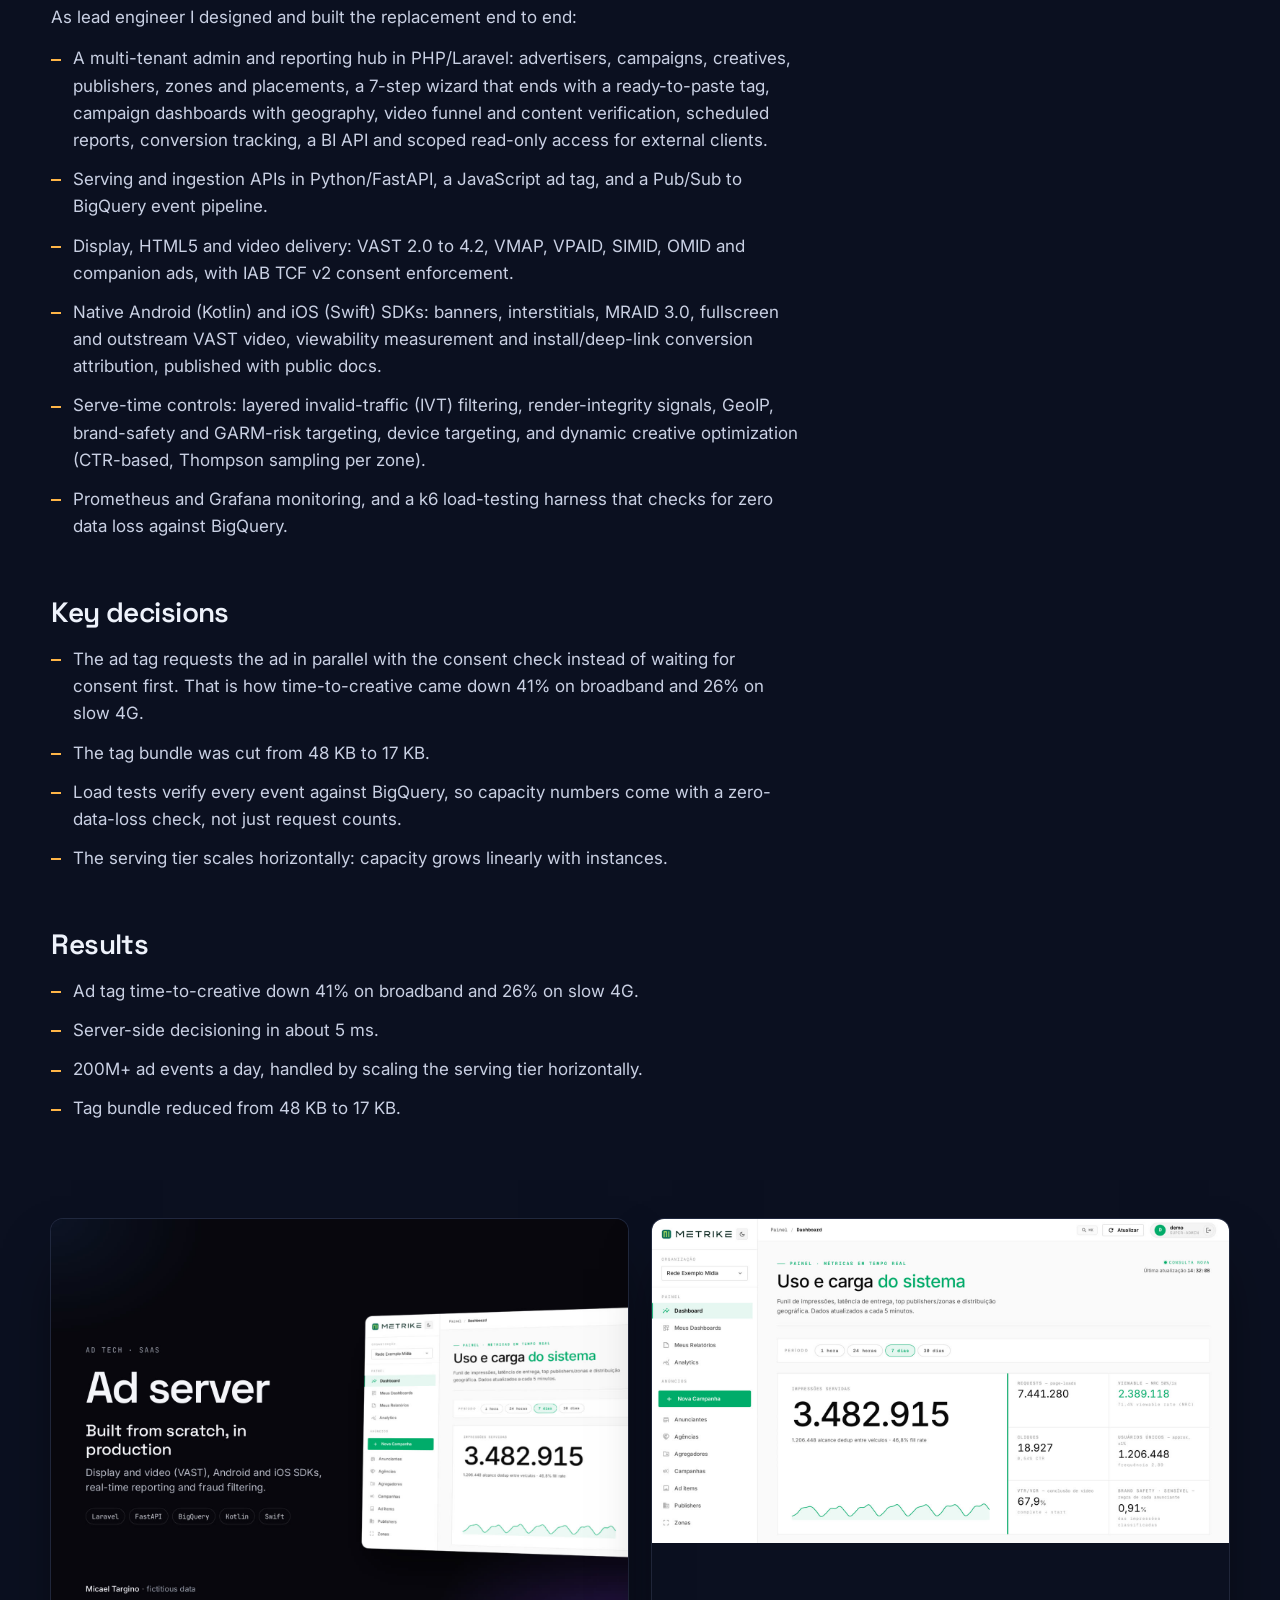
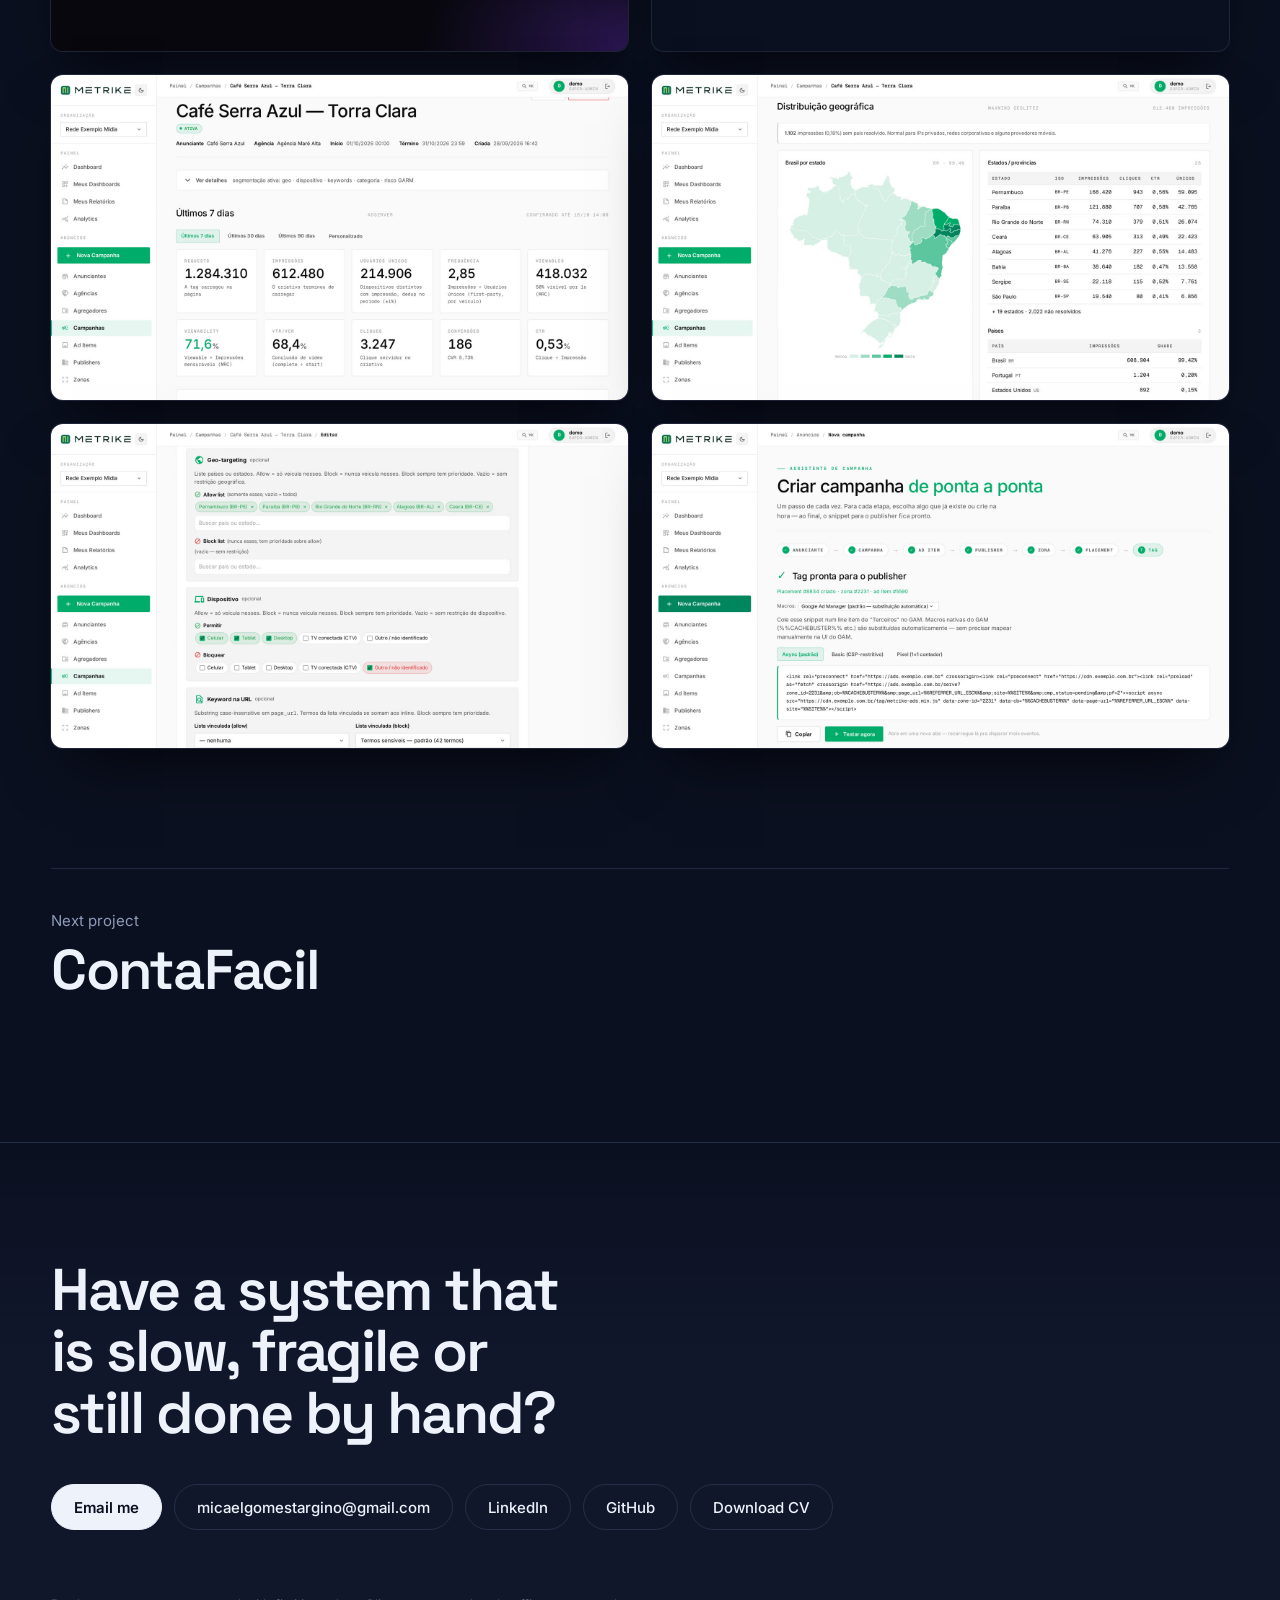
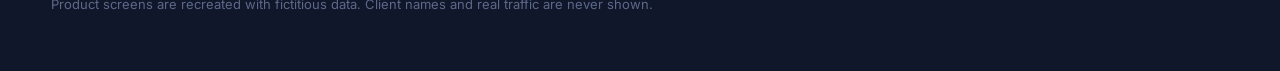
<file: case/01-adserver.html>
<!doctype html>
<html lang="en">
<head>
<meta charset="utf-8">
<meta name="viewport" content="width=device-width, initial-scale=1">
<title>Metrike Ad Server: in-house ad serving for display, video and apps | Micael Targino</title>
<meta name="description" content="An in-house ad server for display, video and apps, built to replace a third-party platform.">
<meta property="og:title" content="Metrike Ad Server: in-house ad serving for display, video and apps | Micael Targino">
<meta property="og:description" content="An in-house ad server for display, video and apps, built to replace a third-party platform.">
<meta name="theme-color" content="#0b1020">
<link rel="icon" href="../favicon.svg" type="image/svg+xml">
<link rel="preconnect" href="https://fonts.googleapis.com">
<link rel="preconnect" href="https://fonts.gstatic.com" crossorigin>
<link href="https://fonts.googleapis.com/css2?family=Inter:wght@400;500;600&family=Space+Grotesk:wght@500;600;700&display=swap" rel="stylesheet">
<link rel="stylesheet" href="../styles.css">
<script>document.documentElement.classList.add("js")</script>
</head>
<body class="case-page">
<nav class="case-nav wrap"><a class="link" href="../index.html#01-adserver">Back to all work</a><a class="who-mini" href="../index.html"><img class="avatar" src="../photo.jpg" alt="Micael Targino" width="56" height="56"><span>Micael Targino</span></a></nav>
<header class="case-hero wrap">
  <h1 class="case-title">Metrike Ad Server: in-house ad serving for display, video and apps</h1>
  <p class="case-role"><span class="live" aria-hidden="true"></span>Lead engineer — architecture, backend, SDKs, frontend</p>
  <div class="case-screen">
  <div class="screen screen-scroll" data-base="../" data-screen='{&quot;video&quot;:&quot;media/01-adserver/reel.mp4&quot;,&quot;poster&quot;:&quot;media/01-adserver/poster.jpg&quot;,&quot;shots&quot;:[&quot;media/01-adserver/00-cover.jpg&quot;,&quot;media/01-adserver/01-dashboard.jpg&quot;,&quot;media/01-adserver/02-campaign.jpg&quot;,&quot;media/01-adserver/03-campaign-geo.jpg&quot;,&quot;media/01-adserver/04-targeting.jpg&quot;,&quot;media/01-adserver/05-wizard-tag.jpg&quot;]}'>
    <div class="screen-bar"><i></i><i></i><i></i></div>
    <div class="screen-stage">
      <img class="screen-poster" src="../media/01-adserver/poster.jpg" alt="Metrike Ad Server screen" loading="lazy">
    </div>
  </div></div>
  <div class="stats stats-wide">
  <div class="stat">
    
    <span class="stat-value" data-count>−41%</span>
    <span class="stat-label">time to first ad on broadband</span>
  </div>
  <div class="stat">
    
    <span class="stat-value" data-count>~5 ms</span>
    <span class="stat-label">server-side ad decisioning</span>
  </div>
  <div class="stat">
    
    <span class="stat-value" data-count>200M+</span>
    <span class="stat-label">ad events a day, scaling horizontally</span>
  </div></div>
</header>
<main class="wrap case-body">
  <article class="prose"><h2>The problem</h2>
<p>Metrike's ad delivery ran on a third-party ad server. The company needed its own platform to serve display and video campaigns, measure them in-house and report to advertisers, agencies and publishers from one place.</p>
<h2>What I built</h2>
<p>As lead engineer I designed and built the replacement end to end:</p>
<ul><li>A multi-tenant admin and reporting hub in PHP/Laravel: advertisers, campaigns, creatives, publishers, zones and placements, a 7-step wizard that ends with a ready-to-paste tag, campaign dashboards with geography, video funnel and content verification, scheduled reports, conversion tracking, a BI API and scoped read-only access for external clients.</li><li>Serving and ingestion APIs in Python/FastAPI, a JavaScript ad tag, and a Pub/Sub to BigQuery event pipeline.</li><li>Display, HTML5 and video delivery: VAST 2.0 to 4.2, VMAP, VPAID, SIMID, OMID and companion ads, with IAB TCF v2 consent enforcement.</li><li>Native Android (Kotlin) and iOS (Swift) SDKs: banners, interstitials, MRAID 3.0, fullscreen and outstream VAST video, viewability measurement and install/deep-link conversion attribution, published with public docs.</li><li>Serve-time controls: layered invalid-traffic (IVT) filtering, render-integrity signals, GeoIP, brand-safety and GARM-risk targeting, device targeting, and dynamic creative optimization (CTR-based, Thompson sampling per zone).</li><li>Prometheus and Grafana monitoring, and a k6 load-testing harness that checks for zero data loss against BigQuery.</li></ul>
<h2>Key decisions</h2>
<ul><li>The ad tag requests the ad in parallel with the consent check instead of waiting for consent first. That is how time-to-creative came down 41% on broadband and 26% on slow 4G.</li><li>The tag bundle was cut from 48 KB to 17 KB.</li><li>Load tests verify every event against BigQuery, so capacity numbers come with a zero-data-loss check, not just request counts.</li><li>The serving tier scales horizontally: capacity grows linearly with instances.</li></ul>
<h2>Results</h2>
<ul><li>Ad tag time-to-creative down 41% on broadband and 26% on slow 4G.</li><li>Server-side decisioning in about 5 ms.</li><li>200M+ ad events a day, handled by scaling the serving tier horizontally.</li><li>Tag bundle reduced from 48 KB to 17 KB.</li></ul></article>
  <section class="gallery" aria-label="Screens"><figure><img src="../media/01-adserver/00-cover.jpg" alt="Metrike Ad Server screen" loading="lazy"></figure><figure><img src="../media/01-adserver/01-dashboard.jpg" alt="Metrike Ad Server screen" loading="lazy"></figure><figure><img src="../media/01-adserver/02-campaign.jpg" alt="Metrike Ad Server screen" loading="lazy"></figure><figure><img src="../media/01-adserver/03-campaign-geo.jpg" alt="Metrike Ad Server screen" loading="lazy"></figure><figure><img src="../media/01-adserver/04-targeting.jpg" alt="Metrike Ad Server screen" loading="lazy"></figure><figure><img src="../media/01-adserver/05-wizard-tag.jpg" alt="Metrike Ad Server screen" loading="lazy"></figure></section>
  <a class="next" href="06-contafacil.html"><span class="next-label">Next project</span><span class="next-name">ContaFacil</span></a>
</main>

<footer class="contact" id="contact">
  <div class="wrap">
    <h2 class="contact-line">Have a system that is slow, fragile or still done by hand?</h2>
    <div class="contact-actions">
      <a class="btn btn-primary" href="mailto:micaelgomestargino@gmail.com?subject=Project%20or%20role%20for%20Micael">Email me</a>
      <button class="btn btn-copy" type="button" data-copy="micaelgomestargino@gmail.com"><span data-copy-label>micaelgomestargino@gmail.com</span></button>
      <a class="btn" href="https://linkedin.com/in/micaeltargino" target="_blank" rel="noopener">LinkedIn</a>
      <a class="btn" href="https://github.com/MicaelTargino" target="_blank" rel="noopener">GitHub</a>
      <a class="btn" href="../Micael-Targino-CV.pdf" download>Download CV</a>
    </div>
    <p class="fineprint">Product screens are recreated with fictitious data. Client names and real traffic are never shown.</p>
  </div>
</footer>
<script src="../main.js" defer></script>
</body>
</html>
</file>
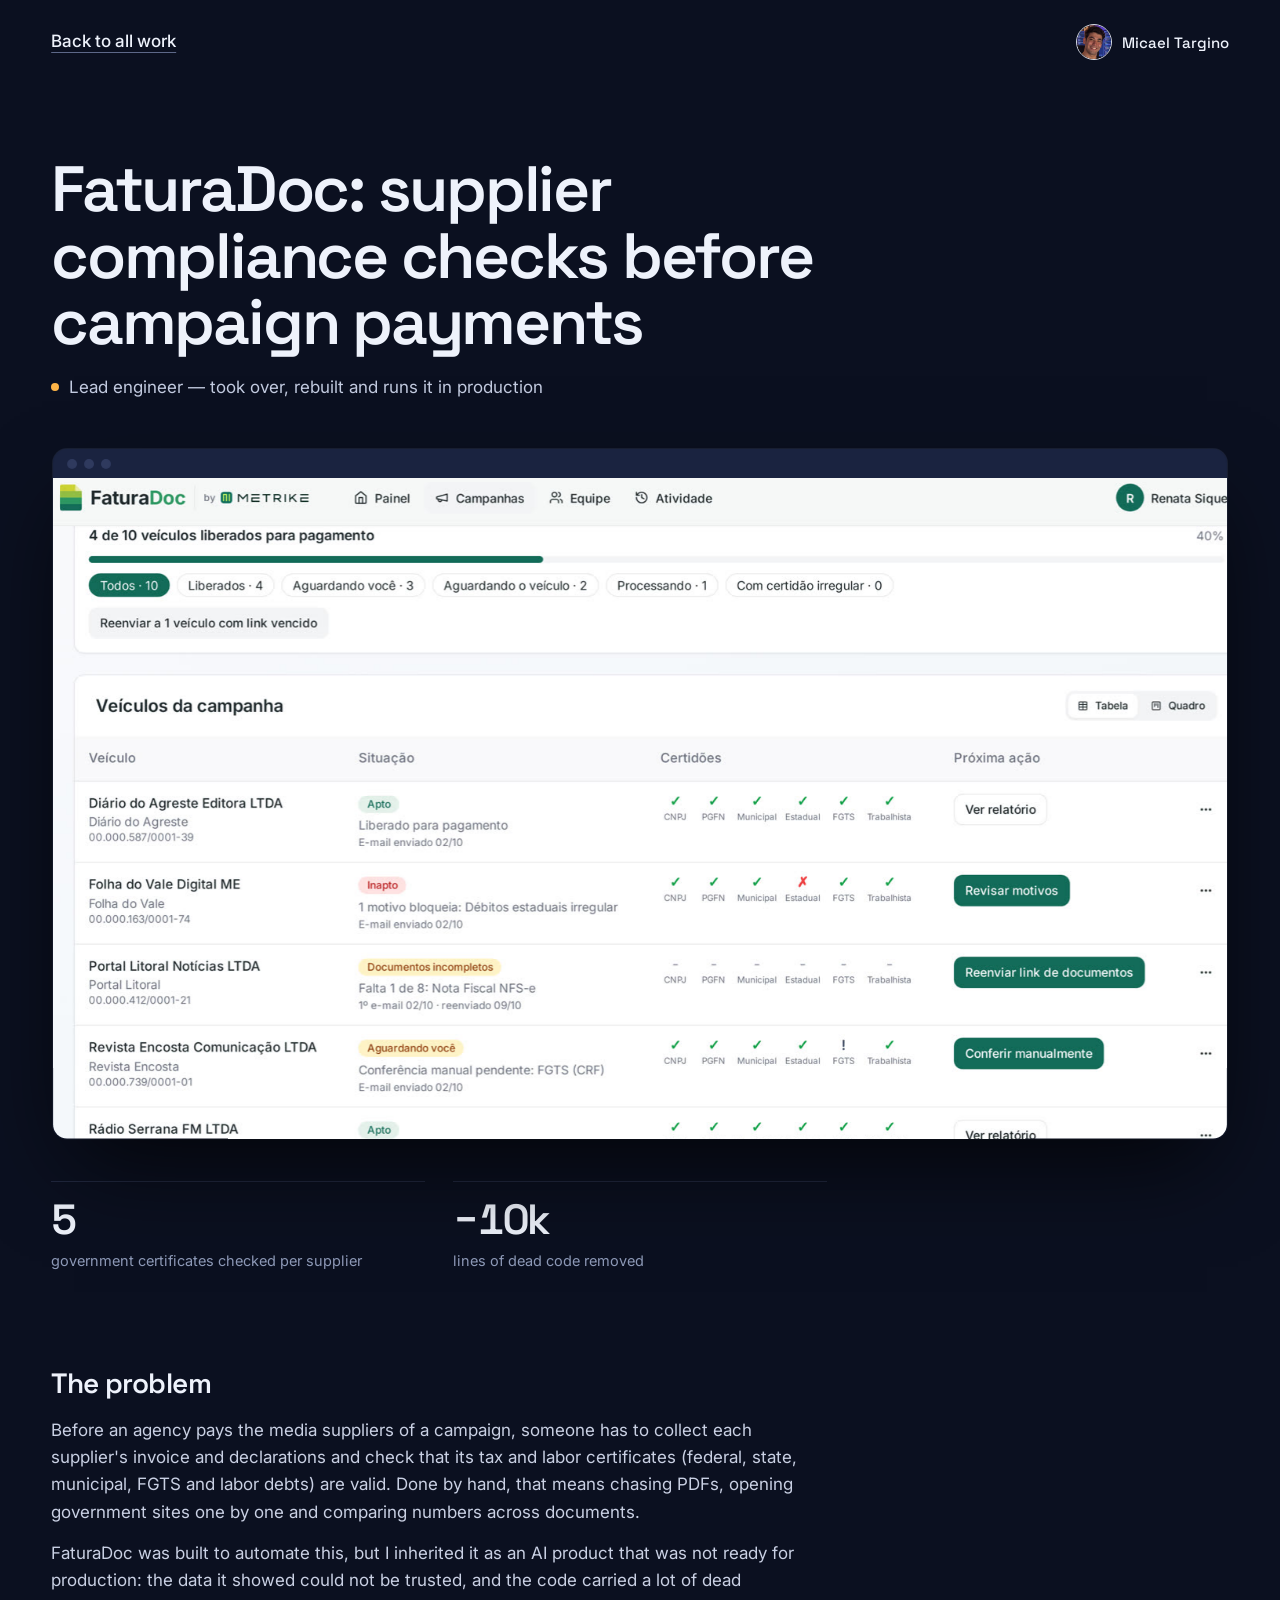
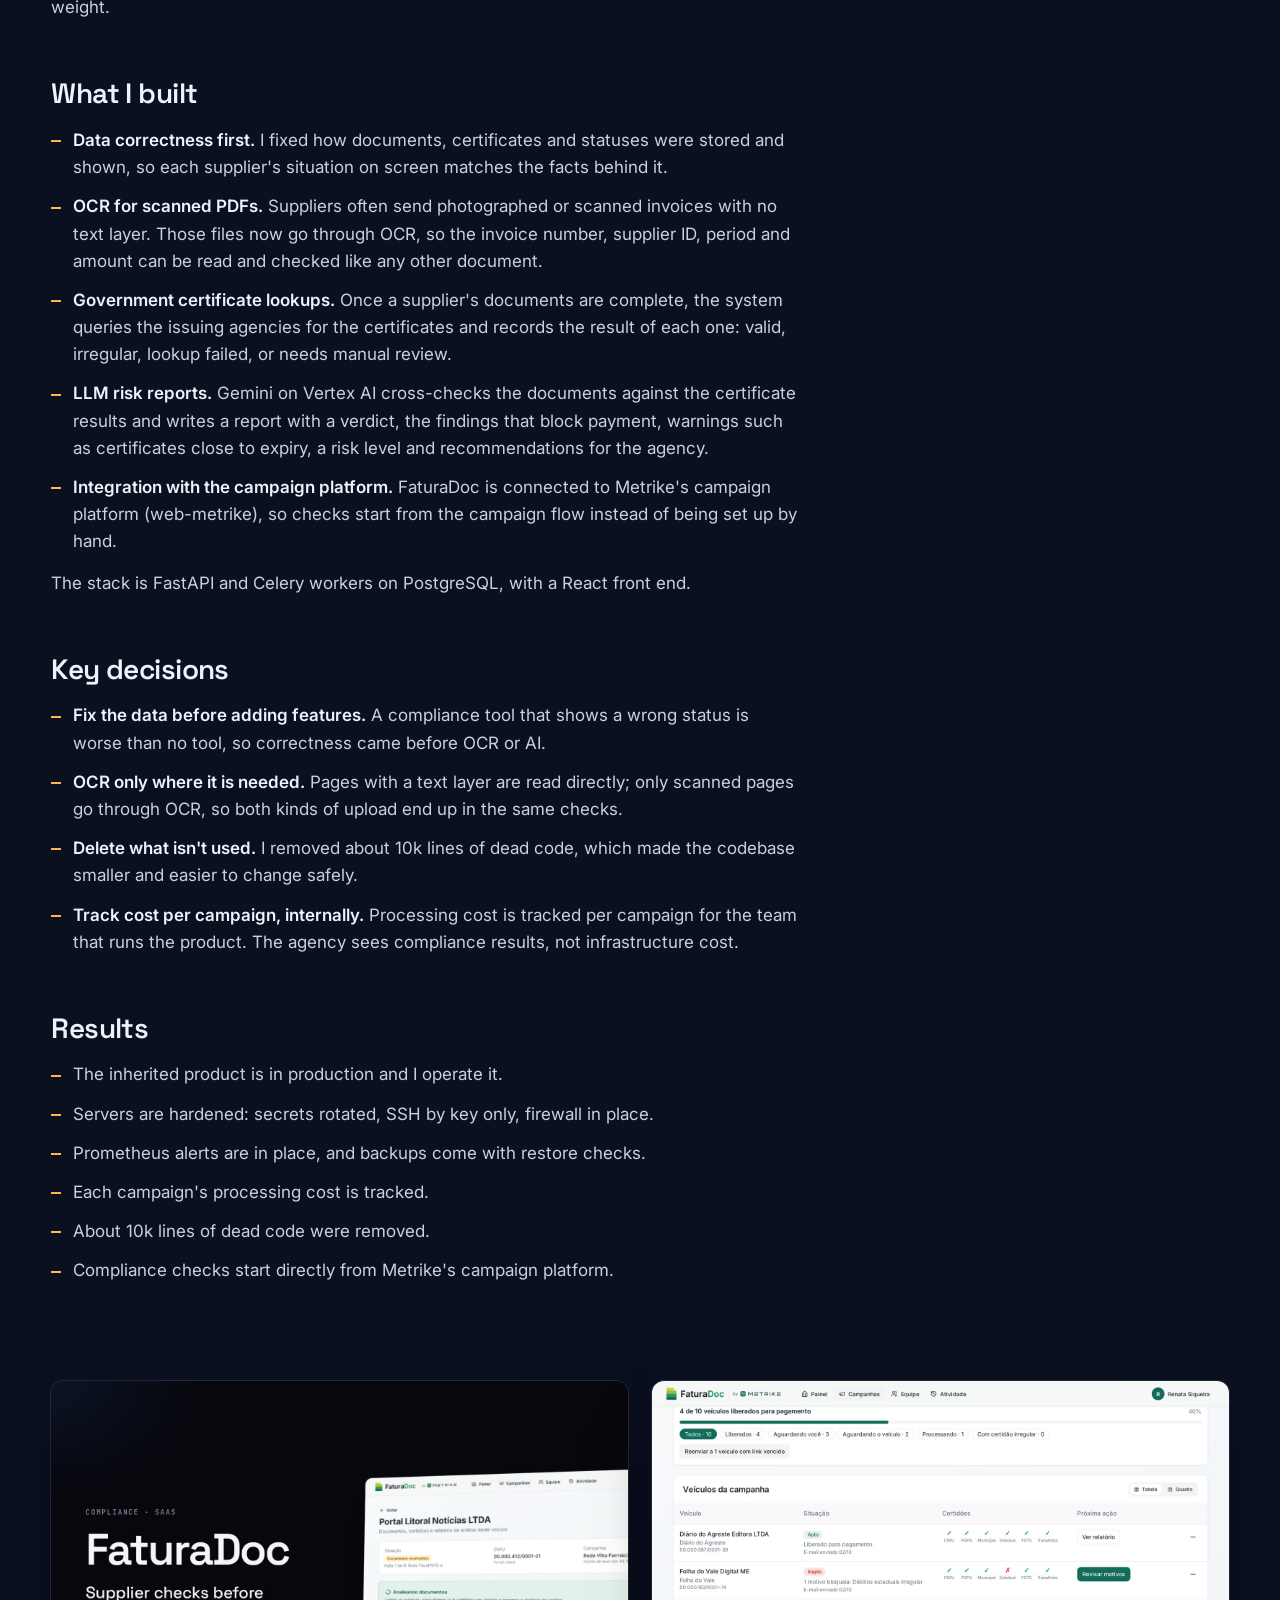
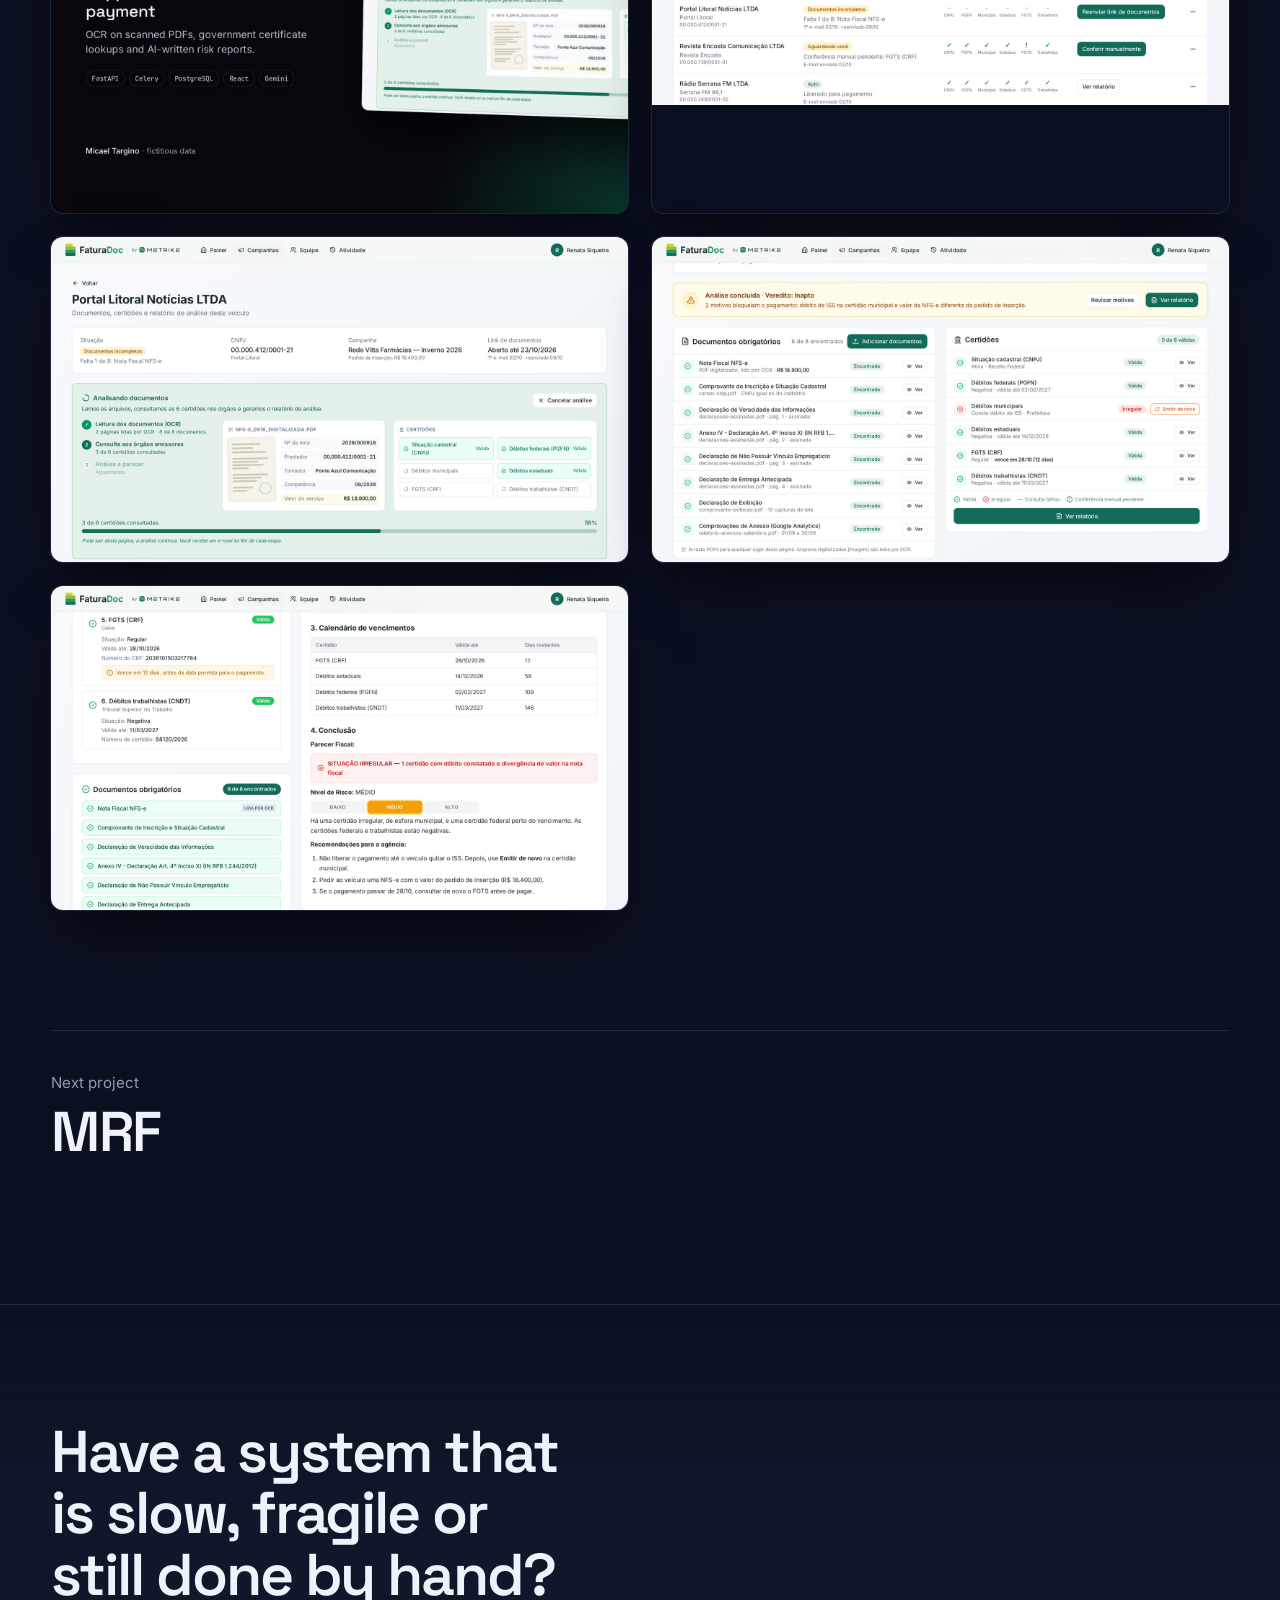
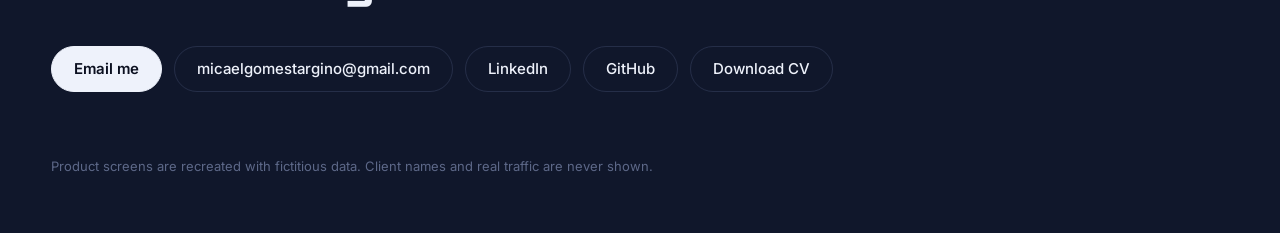
<file: case/02-faturadoc.html>
<!doctype html>
<html lang="en">
<head>
<meta charset="utf-8">
<meta name="viewport" content="width=device-width, initial-scale=1">
<title>FaturaDoc: supplier compliance checks before campaign payments | Micael Targino</title>
<meta name="description" content="Checks that media suppliers are in good standing with tax and labor authorities before an agency pays them.">
<meta property="og:title" content="FaturaDoc: supplier compliance checks before campaign payments | Micael Targino">
<meta property="og:description" content="Checks that media suppliers are in good standing with tax and labor authorities before an agency pays them.">
<meta name="theme-color" content="#0b1020">
<link rel="icon" href="../favicon.svg" type="image/svg+xml">
<link rel="preconnect" href="https://fonts.googleapis.com">
<link rel="preconnect" href="https://fonts.gstatic.com" crossorigin>
<link href="https://fonts.googleapis.com/css2?family=Inter:wght@400;500;600&family=Space+Grotesk:wght@500;600;700&display=swap" rel="stylesheet">
<link rel="stylesheet" href="../styles.css">
<script>document.documentElement.classList.add("js")</script>
</head>
<body class="case-page">
<nav class="case-nav wrap"><a class="link" href="../index.html#02-faturadoc">Back to all work</a><a class="who-mini" href="../index.html"><img class="avatar" src="../photo.jpg" alt="Micael Targino" width="56" height="56"><span>Micael Targino</span></a></nav>
<header class="case-hero wrap">
  <h1 class="case-title">FaturaDoc: supplier compliance checks before campaign payments</h1>
  <p class="case-role"><span class="live" aria-hidden="true"></span>Lead engineer — took over, rebuilt and runs it in production</p>
  <div class="case-screen">
  <div class="screen screen-scroll" data-base="../" data-screen='{&quot;video&quot;:&quot;media/02-faturadoc/reel.mp4&quot;,&quot;poster&quot;:&quot;media/02-faturadoc/poster.jpg&quot;,&quot;shots&quot;:[&quot;media/02-faturadoc/00-cover.jpg&quot;,&quot;media/02-faturadoc/01-campaign-suppliers.jpg&quot;,&quot;media/02-faturadoc/02-upload-processing.jpg&quot;,&quot;media/02-faturadoc/03-supplier-documents.jpg&quot;,&quot;media/02-faturadoc/04-risk-report.jpg&quot;]}'>
    <div class="screen-bar"><i></i><i></i><i></i></div>
    <div class="screen-stage">
      <img class="screen-poster" src="../media/02-faturadoc/poster.jpg" alt="FaturaDoc screen" loading="lazy">
    </div>
  </div></div>
  <div class="stats stats-wide">
  <div class="stat">
    
    <span class="stat-value" data-count>5</span>
    <span class="stat-label">government certificates checked per supplier</span>
  </div>
  <div class="stat">
    
    <span class="stat-value" data-count>−10k</span>
    <span class="stat-label">lines of dead code removed</span>
  </div></div>
</header>
<main class="wrap case-body">
  <article class="prose"><h2>The problem</h2>
<p>Before an agency pays the media suppliers of a campaign, someone has to collect each supplier's invoice and declarations and check that its tax and labor certificates (federal, state, municipal, FGTS and labor debts) are valid. Done by hand, that means chasing PDFs, opening government sites one by one and comparing numbers across documents.</p>
<p>FaturaDoc was built to automate this, but I inherited it as an AI product that was not ready for production: the data it showed could not be trusted, and the code carried a lot of dead weight.</p>
<h2>What I built</h2>
<ul><li><strong>Data correctness first.</strong> I fixed how documents, certificates and statuses were stored and shown, so each supplier's situation on screen matches the facts behind it.</li><li><strong>OCR for scanned PDFs.</strong> Suppliers often send photographed or scanned invoices with no text layer. Those files now go through OCR, so the invoice number, supplier ID, period and amount can be read and checked like any other document.</li><li><strong>Government certificate lookups.</strong> Once a supplier's documents are complete, the system queries the issuing agencies for the certificates and records the result of each one: valid, irregular, lookup failed, or needs manual review.</li><li><strong>LLM risk reports.</strong> Gemini on Vertex AI cross-checks the documents against the certificate results and writes a report with a verdict, the findings that block payment, warnings such as certificates close to expiry, a risk level and recommendations for the agency.</li><li><strong>Integration with the campaign platform.</strong> FaturaDoc is connected to Metrike's campaign platform (web-metrike), so checks start from the campaign flow instead of being set up by hand.</li></ul>
<p>The stack is FastAPI and Celery workers on PostgreSQL, with a React front end.</p>
<h2>Key decisions</h2>
<ul><li><strong>Fix the data before adding features.</strong> A compliance tool that shows a wrong status is worse than no tool, so correctness came before OCR or AI.</li><li><strong>OCR only where it is needed.</strong> Pages with a text layer are read directly; only scanned pages go through OCR, so both kinds of upload end up in the same checks.</li><li><strong>Delete what isn't used.</strong> I removed about 10k lines of dead code, which made the codebase smaller and easier to change safely.</li><li><strong>Track cost per campaign, internally.</strong> Processing cost is tracked per campaign for the team that runs the product. The agency sees compliance results, not infrastructure cost.</li></ul>
<h2>Results</h2>
<ul><li>The inherited product is in production and I operate it.</li><li>Servers are hardened: secrets rotated, SSH by key only, firewall in place.</li><li>Prometheus alerts are in place, and backups come with restore checks.</li><li>Each campaign's processing cost is tracked.</li><li>About 10k lines of dead code were removed.</li><li>Compliance checks start directly from Metrike's campaign platform.</li></ul></article>
  <section class="gallery" aria-label="Screens"><figure><img src="../media/02-faturadoc/00-cover.jpg" alt="FaturaDoc screen" loading="lazy"></figure><figure><img src="../media/02-faturadoc/01-campaign-suppliers.jpg" alt="FaturaDoc screen" loading="lazy"></figure><figure><img src="../media/02-faturadoc/02-upload-processing.jpg" alt="FaturaDoc screen" loading="lazy"></figure><figure><img src="../media/02-faturadoc/03-supplier-documents.jpg" alt="FaturaDoc screen" loading="lazy"></figure><figure><img src="../media/02-faturadoc/04-risk-report.jpg" alt="FaturaDoc screen" loading="lazy"></figure></section>
  <a class="next" href="04-mrf-fixed-income.html"><span class="next-label">Next project</span><span class="next-name">MRF</span></a>
</main>

<footer class="contact" id="contact">
  <div class="wrap">
    <h2 class="contact-line">Have a system that is slow, fragile or still done by hand?</h2>
    <div class="contact-actions">
      <a class="btn btn-primary" href="mailto:micaelgomestargino@gmail.com?subject=Project%20or%20role%20for%20Micael">Email me</a>
      <button class="btn btn-copy" type="button" data-copy="micaelgomestargino@gmail.com"><span data-copy-label>micaelgomestargino@gmail.com</span></button>
      <a class="btn" href="https://linkedin.com/in/micaeltargino" target="_blank" rel="noopener">LinkedIn</a>
      <a class="btn" href="https://github.com/MicaelTargino" target="_blank" rel="noopener">GitHub</a>
      <a class="btn" href="../Micael-Targino-CV.pdf" download>Download CV</a>
    </div>
    <p class="fineprint">Product screens are recreated with fictitious data. Client names and real traffic are never shown.</p>
  </div>
</footer>
<script src="../main.js" defer></script>
</body>
</html>
</file>
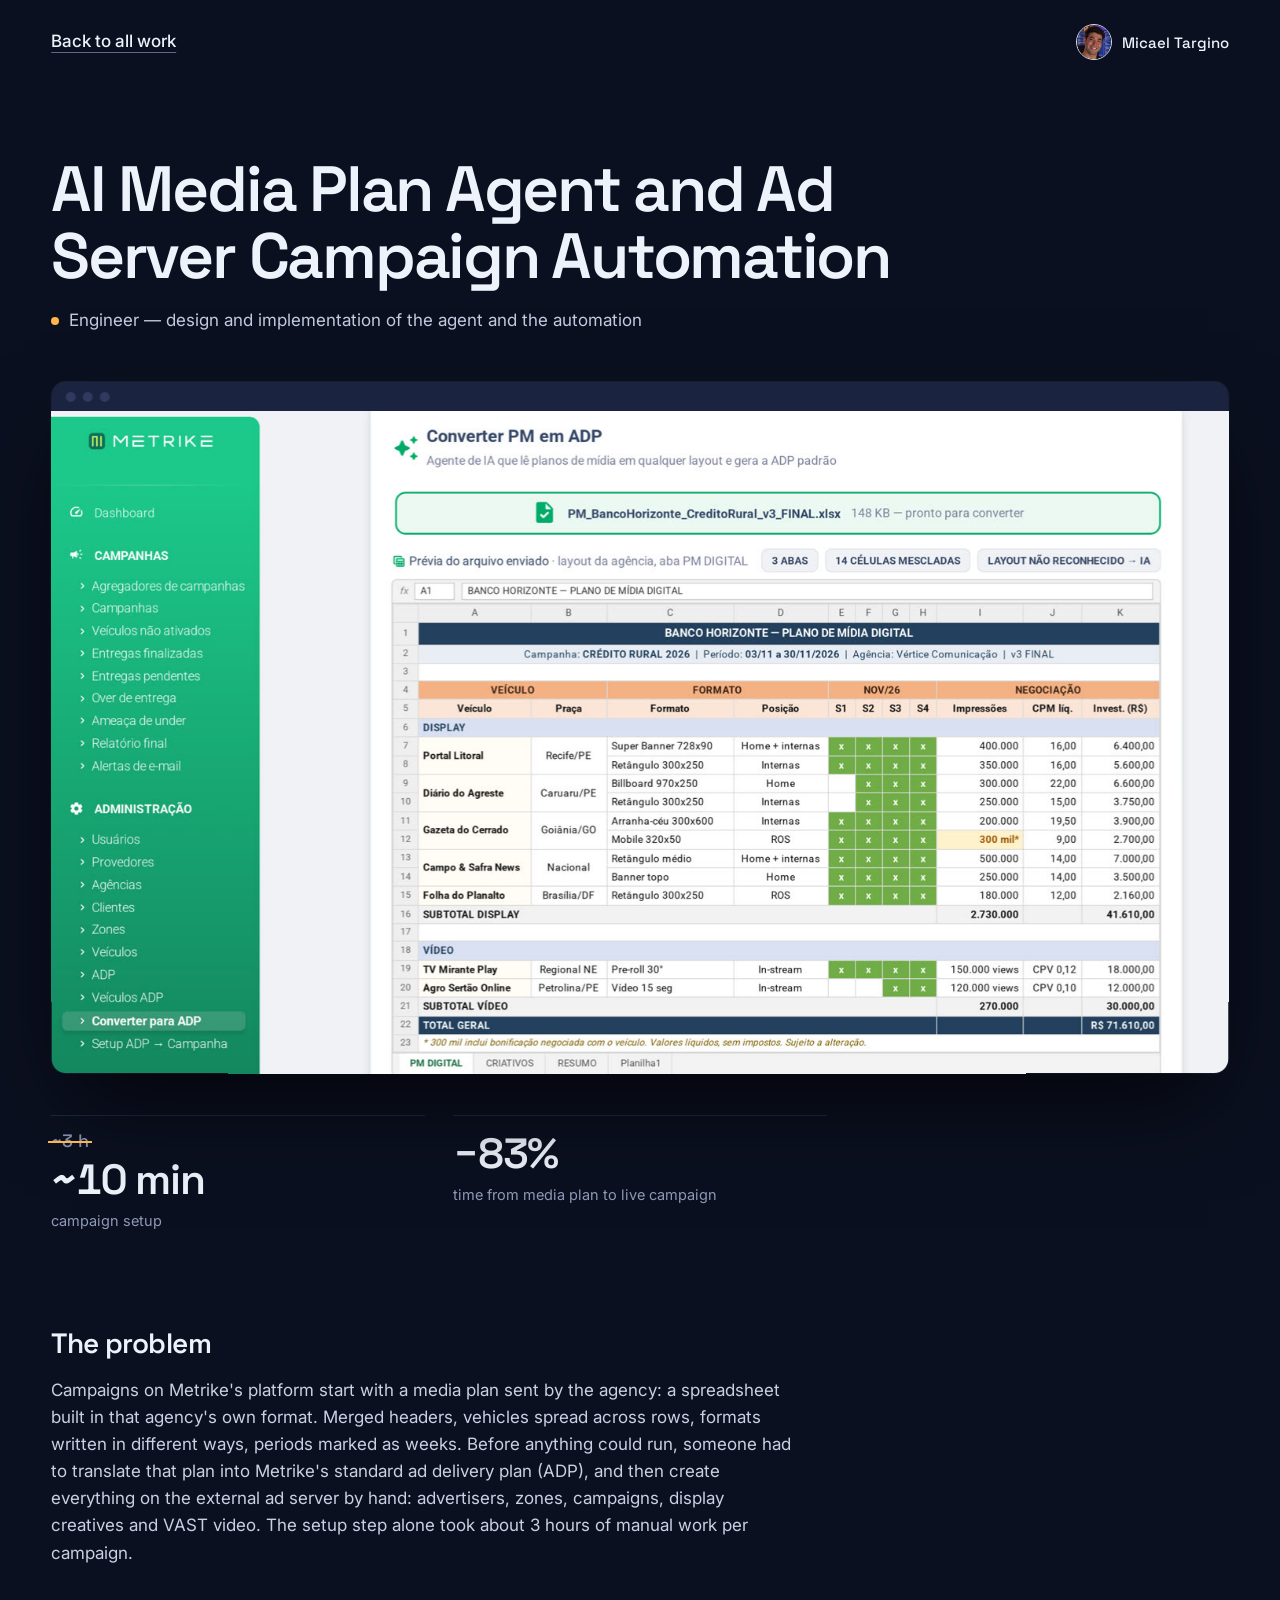
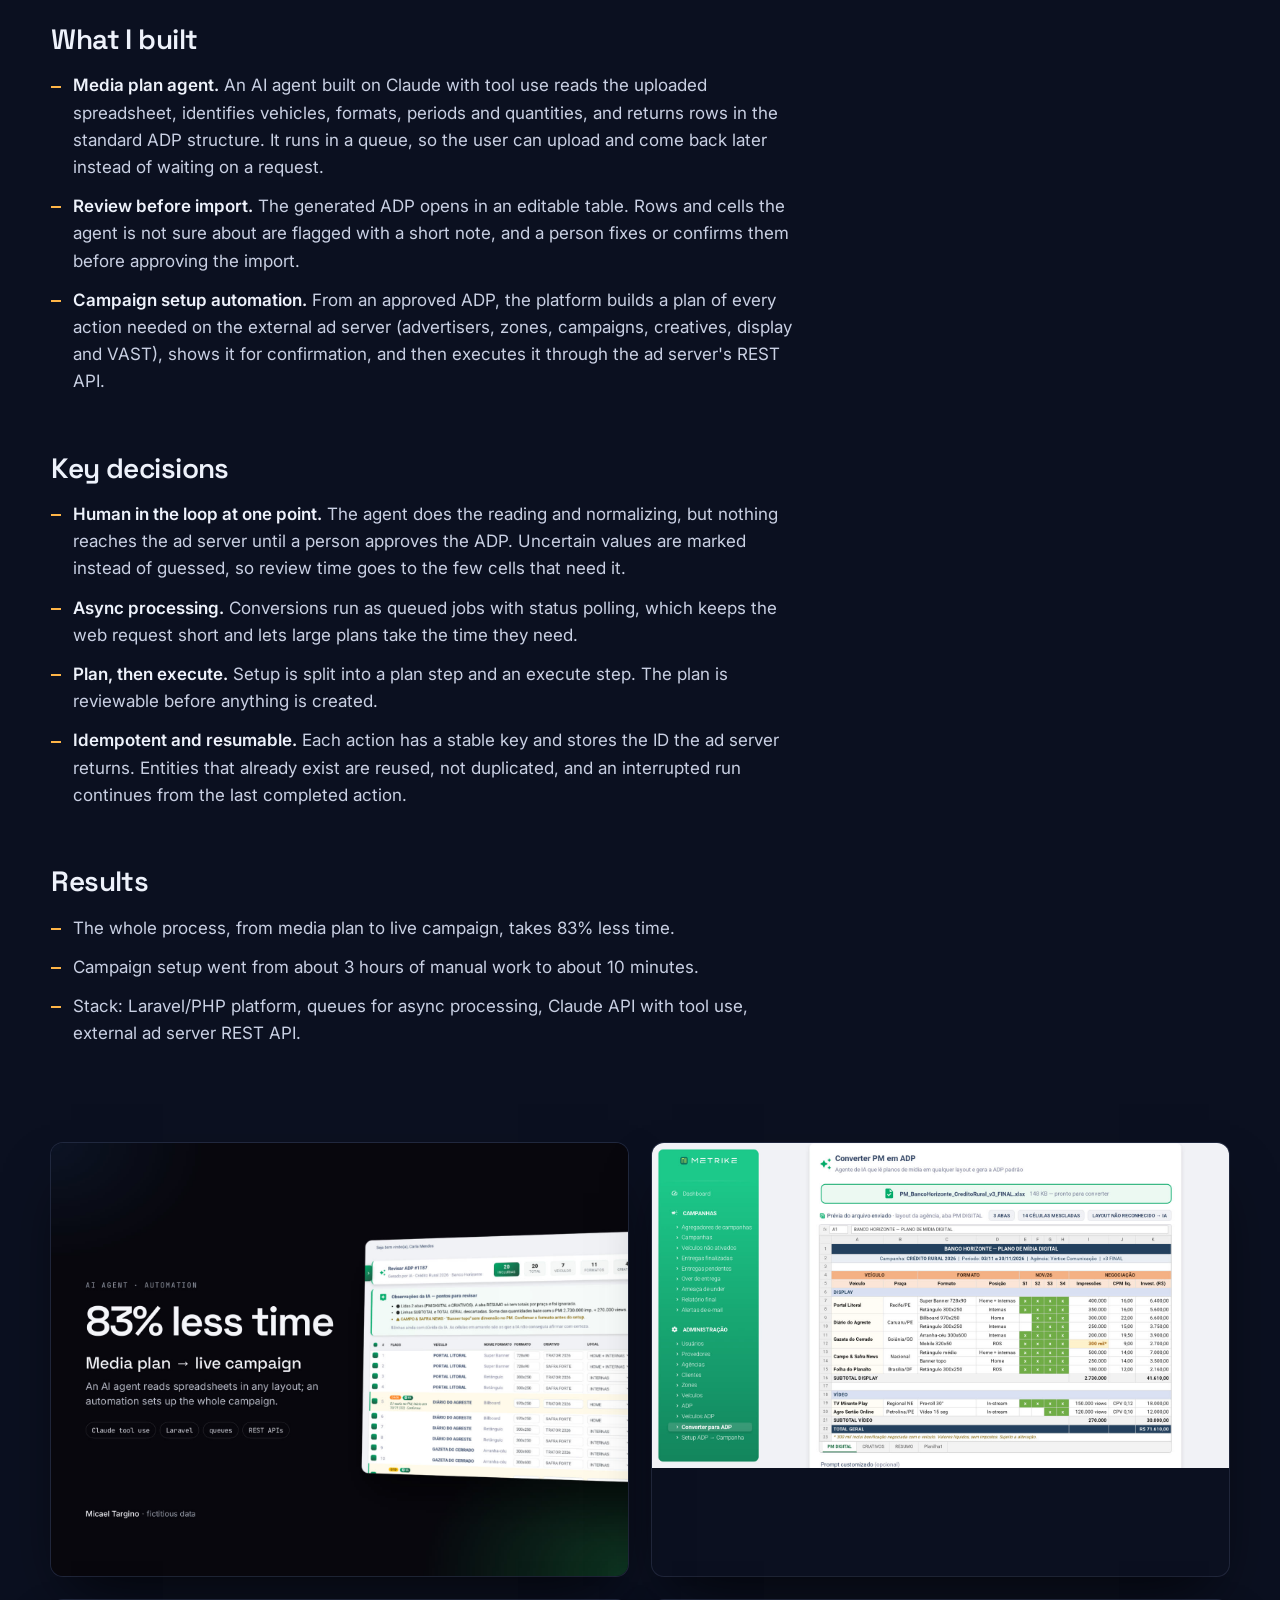
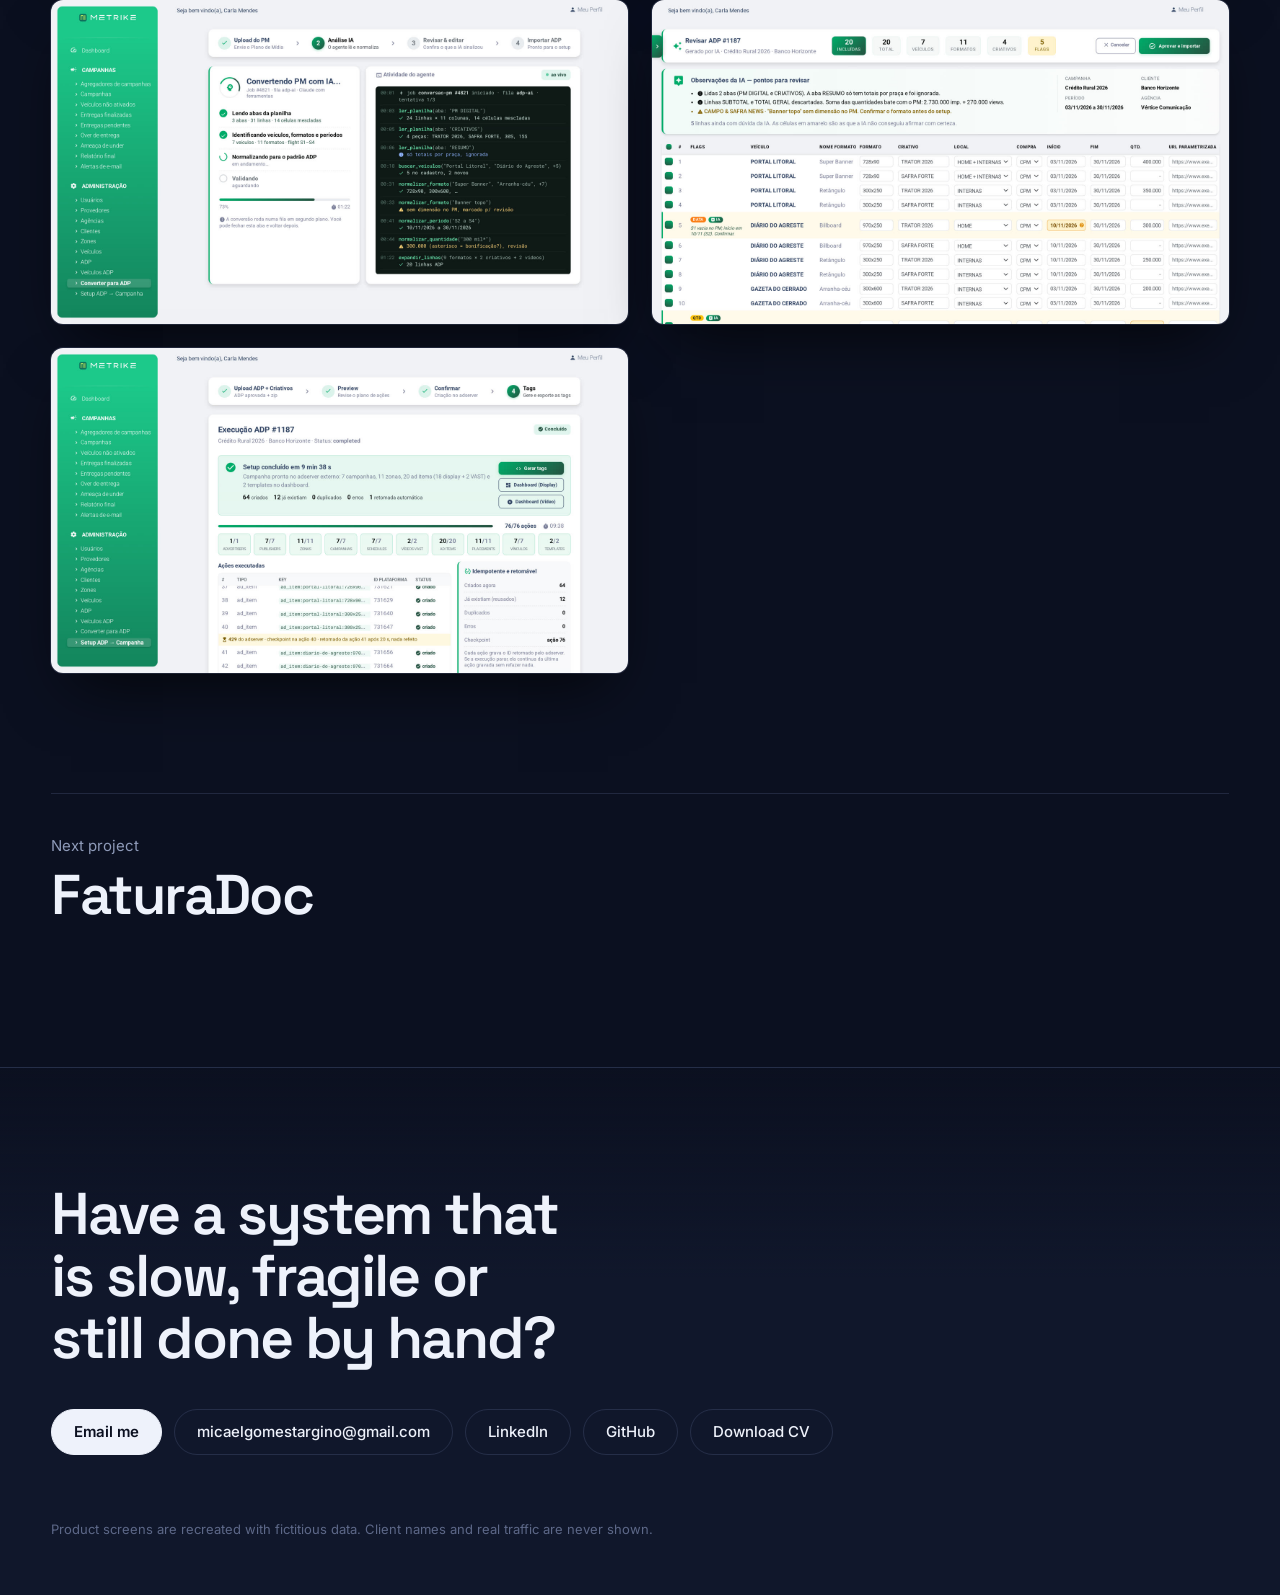
<file: case/03-media-plan-agent.html>
<!doctype html>
<html lang="en">
<head>
<meta charset="utf-8">
<meta name="viewport" content="width=device-width, initial-scale=1">
<title>AI Media Plan Agent and Ad Server Campaign Automation | Micael Targino</title>
<meta name="description" content="An AI agent reads agency media plans in any layout. An automation then builds the campaign on the ad server.">
<meta property="og:title" content="AI Media Plan Agent and Ad Server Campaign Automation | Micael Targino">
<meta property="og:description" content="An AI agent reads agency media plans in any layout. An automation then builds the campaign on the ad server.">
<meta name="theme-color" content="#0b1020">
<link rel="icon" href="../favicon.svg" type="image/svg+xml">
<link rel="preconnect" href="https://fonts.googleapis.com">
<link rel="preconnect" href="https://fonts.gstatic.com" crossorigin>
<link href="https://fonts.googleapis.com/css2?family=Inter:wght@400;500;600&family=Space+Grotesk:wght@500;600;700&display=swap" rel="stylesheet">
<link rel="stylesheet" href="../styles.css">
<script>document.documentElement.classList.add("js")</script>
</head>
<body class="case-page">
<nav class="case-nav wrap"><a class="link" href="../index.html#03-media-plan-agent">Back to all work</a><a class="who-mini" href="../index.html"><img class="avatar" src="../photo.jpg" alt="Micael Targino" width="56" height="56"><span>Micael Targino</span></a></nav>
<header class="case-hero wrap">
  <h1 class="case-title">AI Media Plan Agent and Ad Server Campaign Automation</h1>
  <p class="case-role"><span class="live" aria-hidden="true"></span>Engineer — design and implementation of the agent and the automation</p>
  <div class="case-screen">
  <div class="screen screen-scroll" data-base="../" data-screen='{&quot;video&quot;:&quot;media/03-media-plan-agent/reel.mp4&quot;,&quot;poster&quot;:&quot;media/03-media-plan-agent/poster.jpg&quot;,&quot;shots&quot;:[&quot;media/03-media-plan-agent/00-cover.jpg&quot;,&quot;media/03-media-plan-agent/01-upload-media-plan.jpg&quot;,&quot;media/03-media-plan-agent/02-agent-processing.jpg&quot;,&quot;media/03-media-plan-agent/03-review-adp.jpg&quot;,&quot;media/03-media-plan-agent/04-campaign-setup-done.jpg&quot;]}'>
    <div class="screen-bar"><i></i><i></i><i></i></div>
    <div class="screen-stage">
      <img class="screen-poster" src="../media/03-media-plan-agent/poster.jpg" alt="Media plan to live campaign screen" loading="lazy">
    </div>
  </div></div>
  <div class="stats stats-wide">
  <div class="stat">
    <s class="stat-from">~3 h</s>
    <span class="stat-value" data-count>~10 min</span>
    <span class="stat-label">campaign setup</span>
  </div>
  <div class="stat">
    
    <span class="stat-value" data-count>−83%</span>
    <span class="stat-label">time from media plan to live campaign</span>
  </div></div>
</header>
<main class="wrap case-body">
  <article class="prose"><h2>The problem</h2>
<p>Campaigns on Metrike's platform start with a media plan sent by the agency: a spreadsheet built in that agency's own format. Merged headers, vehicles spread across rows, formats written in different ways, periods marked as weeks. Before anything could run, someone had to translate that plan into Metrike's standard ad delivery plan (ADP), and then create everything on the external ad server by hand: advertisers, zones, campaigns, display creatives and VAST video. The setup step alone took about 3 hours of manual work per campaign.</p>
<h2>What I built</h2>
<ul><li><strong>Media plan agent.</strong> An AI agent built on Claude with tool use reads the uploaded spreadsheet, identifies vehicles, formats, periods and quantities, and returns rows in the standard ADP structure. It runs in a queue, so the user can upload and come back later instead of waiting on a request.</li><li><strong>Review before import.</strong> The generated ADP opens in an editable table. Rows and cells the agent is not sure about are flagged with a short note, and a person fixes or confirms them before approving the import.</li><li><strong>Campaign setup automation.</strong> From an approved ADP, the platform builds a plan of every action needed on the external ad server (advertisers, zones, campaigns, creatives, display and VAST), shows it for confirmation, and then executes it through the ad server's REST API.</li></ul>
<h2>Key decisions</h2>
<ul><li><strong>Human in the loop at one point.</strong> The agent does the reading and normalizing, but nothing reaches the ad server until a person approves the ADP. Uncertain values are marked instead of guessed, so review time goes to the few cells that need it.</li><li><strong>Async processing.</strong> Conversions run as queued jobs with status polling, which keeps the web request short and lets large plans take the time they need.</li><li><strong>Plan, then execute.</strong> Setup is split into a plan step and an execute step. The plan is reviewable before anything is created.</li><li><strong>Idempotent and resumable.</strong> Each action has a stable key and stores the ID the ad server returns. Entities that already exist are reused, not duplicated, and an interrupted run continues from the last completed action.</li></ul>
<h2>Results</h2>
<ul><li>The whole process, from media plan to live campaign, takes 83% less time.</li><li>Campaign setup went from about 3 hours of manual work to about 10 minutes.</li><li>Stack: Laravel/PHP platform, queues for async processing, Claude API with tool use, external ad server REST API.</li></ul></article>
  <section class="gallery" aria-label="Screens"><figure><img src="../media/03-media-plan-agent/00-cover.jpg" alt="Media plan to live campaign screen" loading="lazy"></figure><figure><img src="../media/03-media-plan-agent/01-upload-media-plan.jpg" alt="Media plan to live campaign screen" loading="lazy"></figure><figure><img src="../media/03-media-plan-agent/02-agent-processing.jpg" alt="Media plan to live campaign screen" loading="lazy"></figure><figure><img src="../media/03-media-plan-agent/03-review-adp.jpg" alt="Media plan to live campaign screen" loading="lazy"></figure><figure><img src="../media/03-media-plan-agent/04-campaign-setup-done.jpg" alt="Media plan to live campaign screen" loading="lazy"></figure></section>
  <a class="next" href="02-faturadoc.html"><span class="next-label">Next project</span><span class="next-name">FaturaDoc</span></a>
</main>

<footer class="contact" id="contact">
  <div class="wrap">
    <h2 class="contact-line">Have a system that is slow, fragile or still done by hand?</h2>
    <div class="contact-actions">
      <a class="btn btn-primary" href="mailto:micaelgomestargino@gmail.com?subject=Project%20or%20role%20for%20Micael">Email me</a>
      <button class="btn btn-copy" type="button" data-copy="micaelgomestargino@gmail.com"><span data-copy-label>micaelgomestargino@gmail.com</span></button>
      <a class="btn" href="https://linkedin.com/in/micaeltargino" target="_blank" rel="noopener">LinkedIn</a>
      <a class="btn" href="https://github.com/MicaelTargino" target="_blank" rel="noopener">GitHub</a>
      <a class="btn" href="../Micael-Targino-CV.pdf" download>Download CV</a>
    </div>
    <p class="fineprint">Product screens are recreated with fictitious data. Client names and real traffic are never shown.</p>
  </div>
</footer>
<script src="../main.js" defer></script>
</body>
</html>
</file>
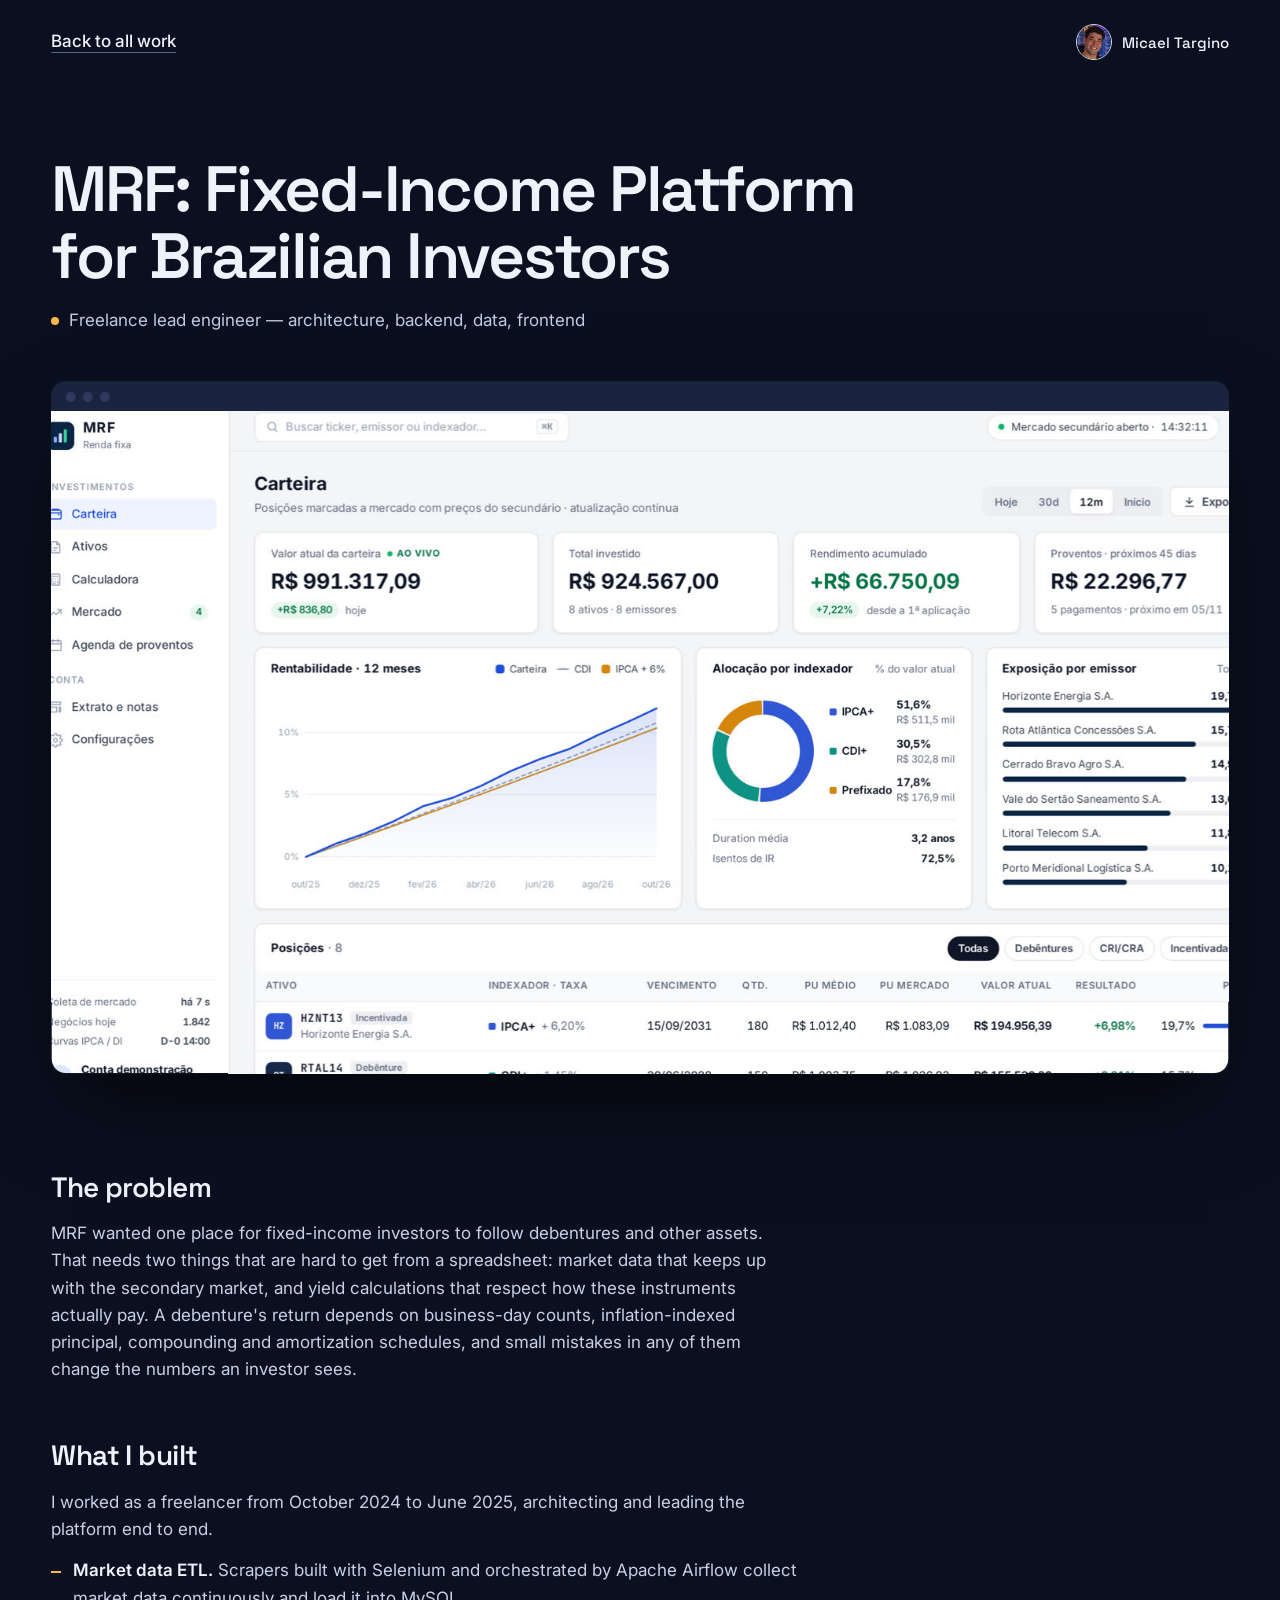
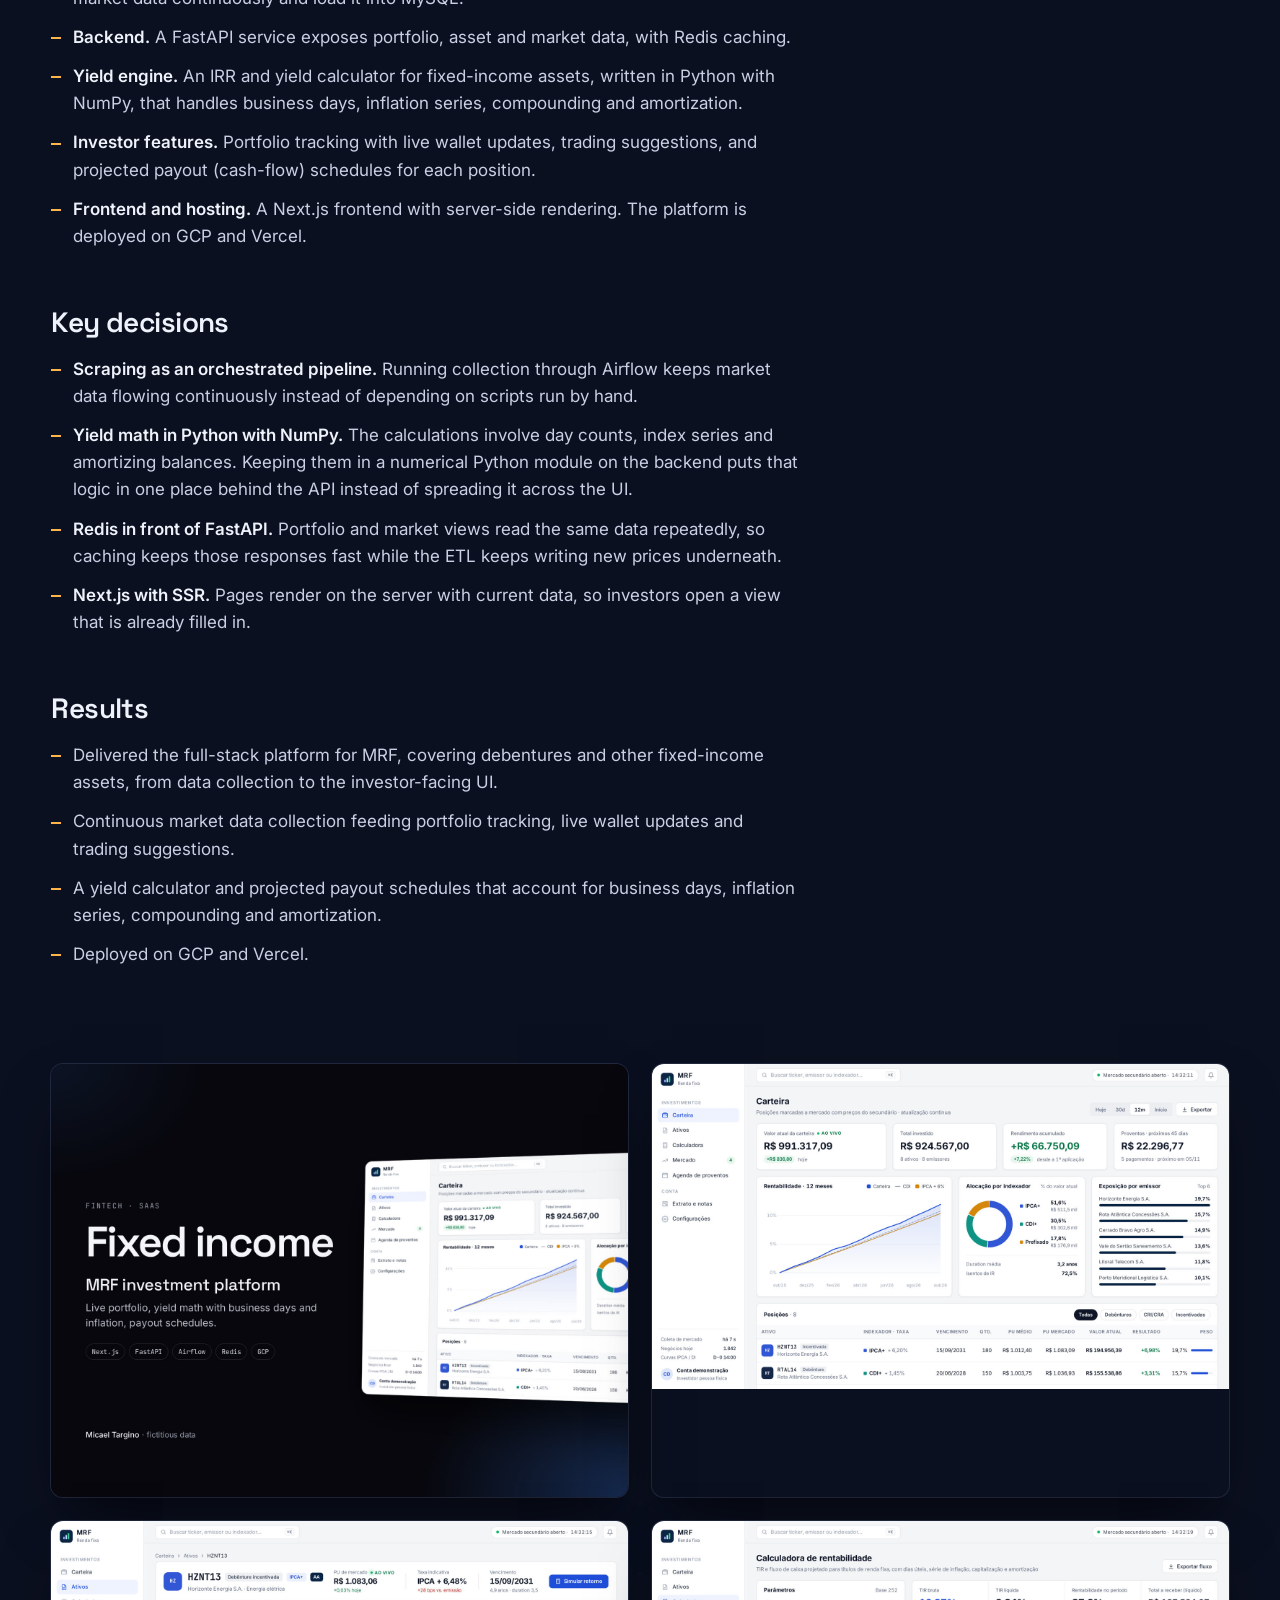
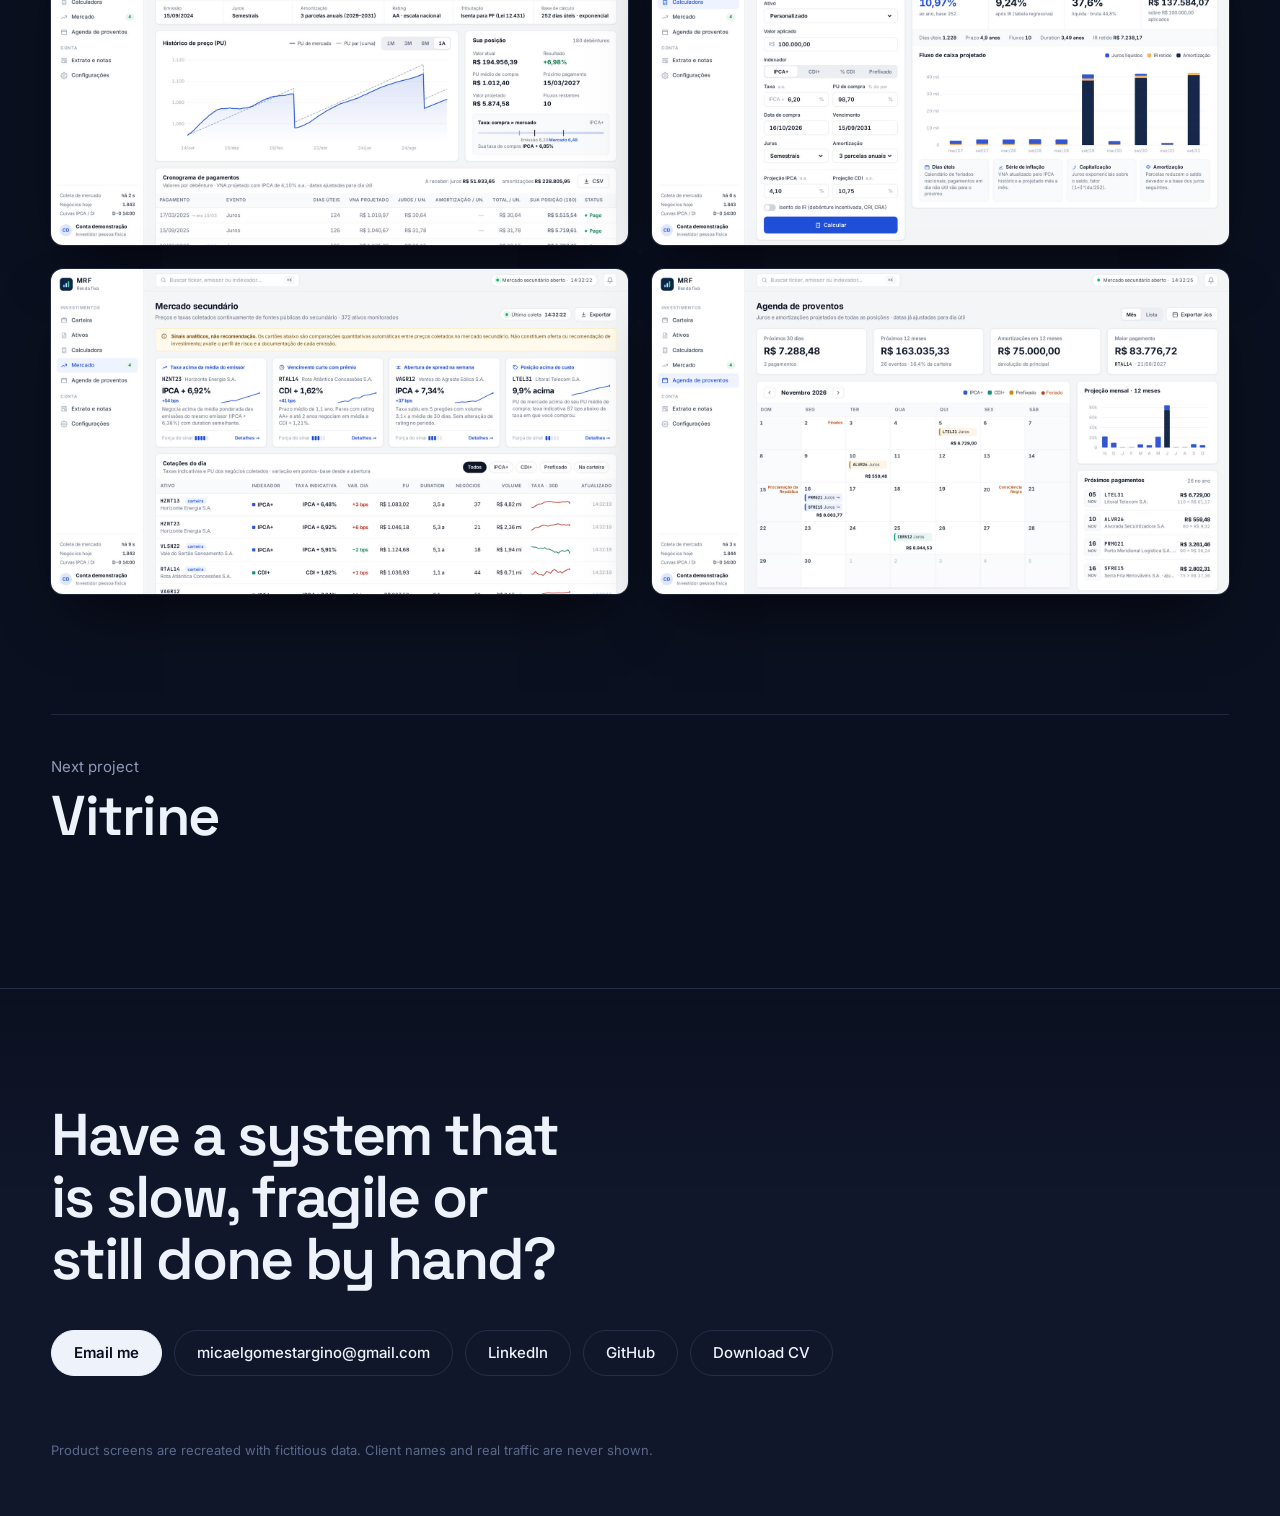
<file: case/04-mrf-fixed-income.html>
<!doctype html>
<html lang="en">
<head>
<meta charset="utf-8">
<meta name="viewport" content="width=device-width, initial-scale=1">
<title>MRF: Fixed-Income Platform for Brazilian Investors | Micael Targino</title>
<meta name="description" content="A platform for Brazilian fixed-income investors: market data, yield math and portfolio tracking.">
<meta property="og:title" content="MRF: Fixed-Income Platform for Brazilian Investors | Micael Targino">
<meta property="og:description" content="A platform for Brazilian fixed-income investors: market data, yield math and portfolio tracking.">
<meta name="theme-color" content="#0b1020">
<link rel="icon" href="../favicon.svg" type="image/svg+xml">
<link rel="preconnect" href="https://fonts.googleapis.com">
<link rel="preconnect" href="https://fonts.gstatic.com" crossorigin>
<link href="https://fonts.googleapis.com/css2?family=Inter:wght@400;500;600&family=Space+Grotesk:wght@500;600;700&display=swap" rel="stylesheet">
<link rel="stylesheet" href="../styles.css">
<script>document.documentElement.classList.add("js")</script>
</head>
<body class="case-page">
<nav class="case-nav wrap"><a class="link" href="../index.html#04-mrf-fixed-income">Back to all work</a><a class="who-mini" href="../index.html"><img class="avatar" src="../photo.jpg" alt="Micael Targino" width="56" height="56"><span>Micael Targino</span></a></nav>
<header class="case-hero wrap">
  <h1 class="case-title">MRF: Fixed-Income Platform for Brazilian Investors</h1>
  <p class="case-role"><span class="live" aria-hidden="true"></span>Freelance lead engineer — architecture, backend, data, frontend</p>
  <div class="case-screen">
  <div class="screen screen-scroll" data-base="../" data-screen='{&quot;video&quot;:&quot;media/04-mrf-fixed-income/reel.mp4&quot;,&quot;poster&quot;:&quot;media/04-mrf-fixed-income/poster.jpg&quot;,&quot;shots&quot;:[&quot;media/04-mrf-fixed-income/00-cover.jpg&quot;,&quot;media/04-mrf-fixed-income/01-carteira.jpg&quot;,&quot;media/04-mrf-fixed-income/02-ativo-debenture.jpg&quot;,&quot;media/04-mrf-fixed-income/03-calculadora.jpg&quot;,&quot;media/04-mrf-fixed-income/04-mercado-sinais.jpg&quot;,&quot;media/04-mrf-fixed-income/05-agenda-proventos.jpg&quot;]}'>
    <div class="screen-bar"><i></i><i></i><i></i></div>
    <div class="screen-stage">
      <img class="screen-poster" src="../media/04-mrf-fixed-income/poster.jpg" alt="MRF screen" loading="lazy">
    </div>
  </div></div>
  
</header>
<main class="wrap case-body">
  <article class="prose"><h2>The problem</h2>
<p>MRF wanted one place for fixed-income investors to follow debentures and other assets. That needs two things that are hard to get from a spreadsheet: market data that keeps up with the secondary market, and yield calculations that respect how these instruments actually pay. A debenture's return depends on business-day counts, inflation-indexed principal, compounding and amortization schedules, and small mistakes in any of them change the numbers an investor sees.</p>
<h2>What I built</h2>
<p>I worked as a freelancer from October 2024 to June 2025, architecting and leading the platform end to end.</p>
<ul><li><strong>Market data ETL.</strong> Scrapers built with Selenium and orchestrated by Apache Airflow collect market data continuously and load it into MySQL.</li><li><strong>Backend.</strong> A FastAPI service exposes portfolio, asset and market data, with Redis caching.</li><li><strong>Yield engine.</strong> An IRR and yield calculator for fixed-income assets, written in Python with NumPy, that handles business days, inflation series, compounding and amortization.</li><li><strong>Investor features.</strong> Portfolio tracking with live wallet updates, trading suggestions, and projected payout (cash-flow) schedules for each position.</li><li><strong>Frontend and hosting.</strong> A Next.js frontend with server-side rendering. The platform is deployed on GCP and Vercel.</li></ul>
<h2>Key decisions</h2>
<ul><li><strong>Scraping as an orchestrated pipeline.</strong> Running collection through Airflow keeps market data flowing continuously instead of depending on scripts run by hand.</li><li><strong>Yield math in Python with NumPy.</strong> The calculations involve day counts, index series and amortizing balances. Keeping them in a numerical Python module on the backend puts that logic in one place behind the API instead of spreading it across the UI.</li><li><strong>Redis in front of FastAPI.</strong> Portfolio and market views read the same data repeatedly, so caching keeps those responses fast while the ETL keeps writing new prices underneath.</li><li><strong>Next.js with SSR.</strong> Pages render on the server with current data, so investors open a view that is already filled in.</li></ul>
<h2>Results</h2>
<ul><li>Delivered the full-stack platform for MRF, covering debentures and other fixed-income assets, from data collection to the investor-facing UI.</li><li>Continuous market data collection feeding portfolio tracking, live wallet updates and trading suggestions.</li><li>A yield calculator and projected payout schedules that account for business days, inflation series, compounding and amortization.</li><li>Deployed on GCP and Vercel.</li></ul></article>
  <section class="gallery" aria-label="Screens"><figure><img src="../media/04-mrf-fixed-income/00-cover.jpg" alt="MRF screen" loading="lazy"></figure><figure><img src="../media/04-mrf-fixed-income/01-carteira.jpg" alt="MRF screen" loading="lazy"></figure><figure><img src="../media/04-mrf-fixed-income/02-ativo-debenture.jpg" alt="MRF screen" loading="lazy"></figure><figure><img src="../media/04-mrf-fixed-income/03-calculadora.jpg" alt="MRF screen" loading="lazy"></figure><figure><img src="../media/04-mrf-fixed-income/04-mercado-sinais.jpg" alt="MRF screen" loading="lazy"></figure><figure><img src="../media/04-mrf-fixed-income/05-agenda-proventos.jpg" alt="MRF screen" loading="lazy"></figure></section>
  <a class="next" href="07-vitrine.html"><span class="next-label">Next project</span><span class="next-name">Vitrine</span></a>
</main>

<footer class="contact" id="contact">
  <div class="wrap">
    <h2 class="contact-line">Have a system that is slow, fragile or still done by hand?</h2>
    <div class="contact-actions">
      <a class="btn btn-primary" href="mailto:micaelgomestargino@gmail.com?subject=Project%20or%20role%20for%20Micael">Email me</a>
      <button class="btn btn-copy" type="button" data-copy="micaelgomestargino@gmail.com"><span data-copy-label>micaelgomestargino@gmail.com</span></button>
      <a class="btn" href="https://linkedin.com/in/micaeltargino" target="_blank" rel="noopener">LinkedIn</a>
      <a class="btn" href="https://github.com/MicaelTargino" target="_blank" rel="noopener">GitHub</a>
      <a class="btn" href="../Micael-Targino-CV.pdf" download>Download CV</a>
    </div>
    <p class="fineprint">Product screens are recreated with fictitious data. Client names and real traffic are never shown.</p>
  </div>
</footer>
<script src="../main.js" defer></script>
</body>
</html>
</file>
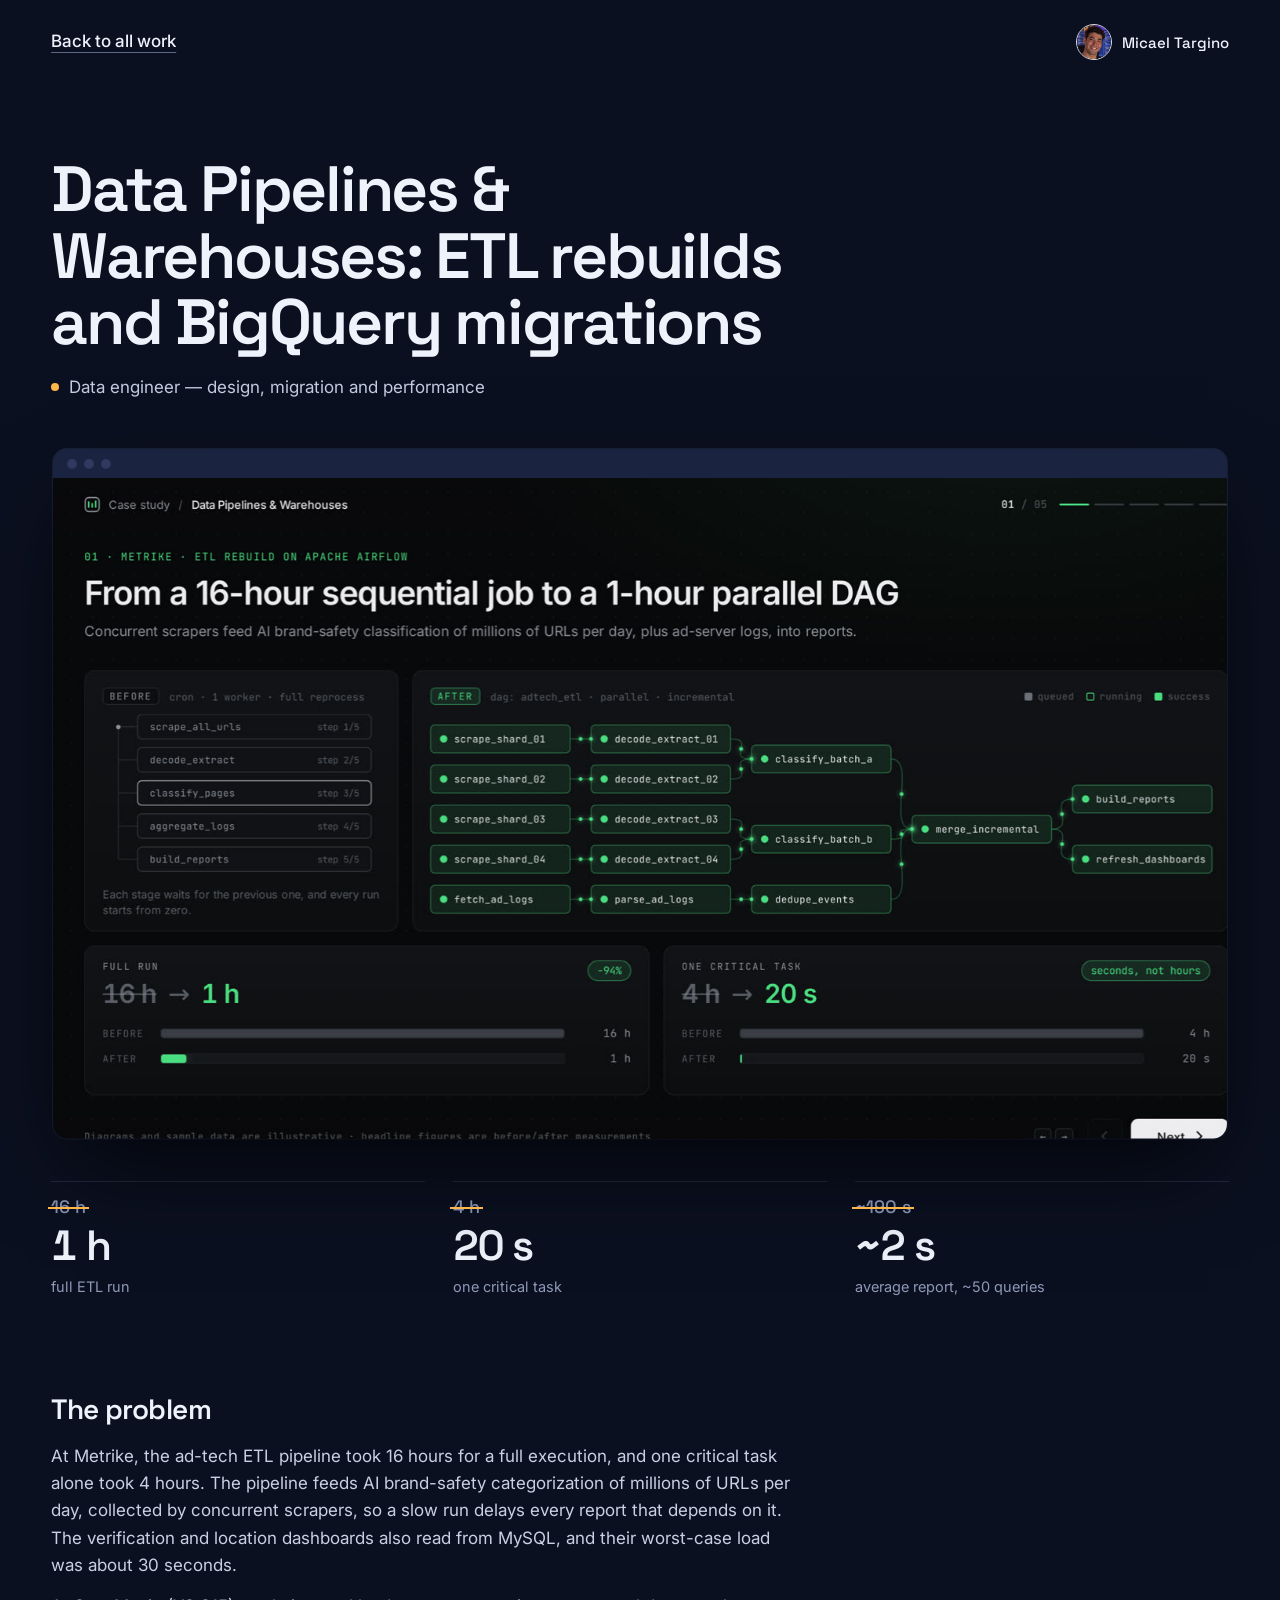
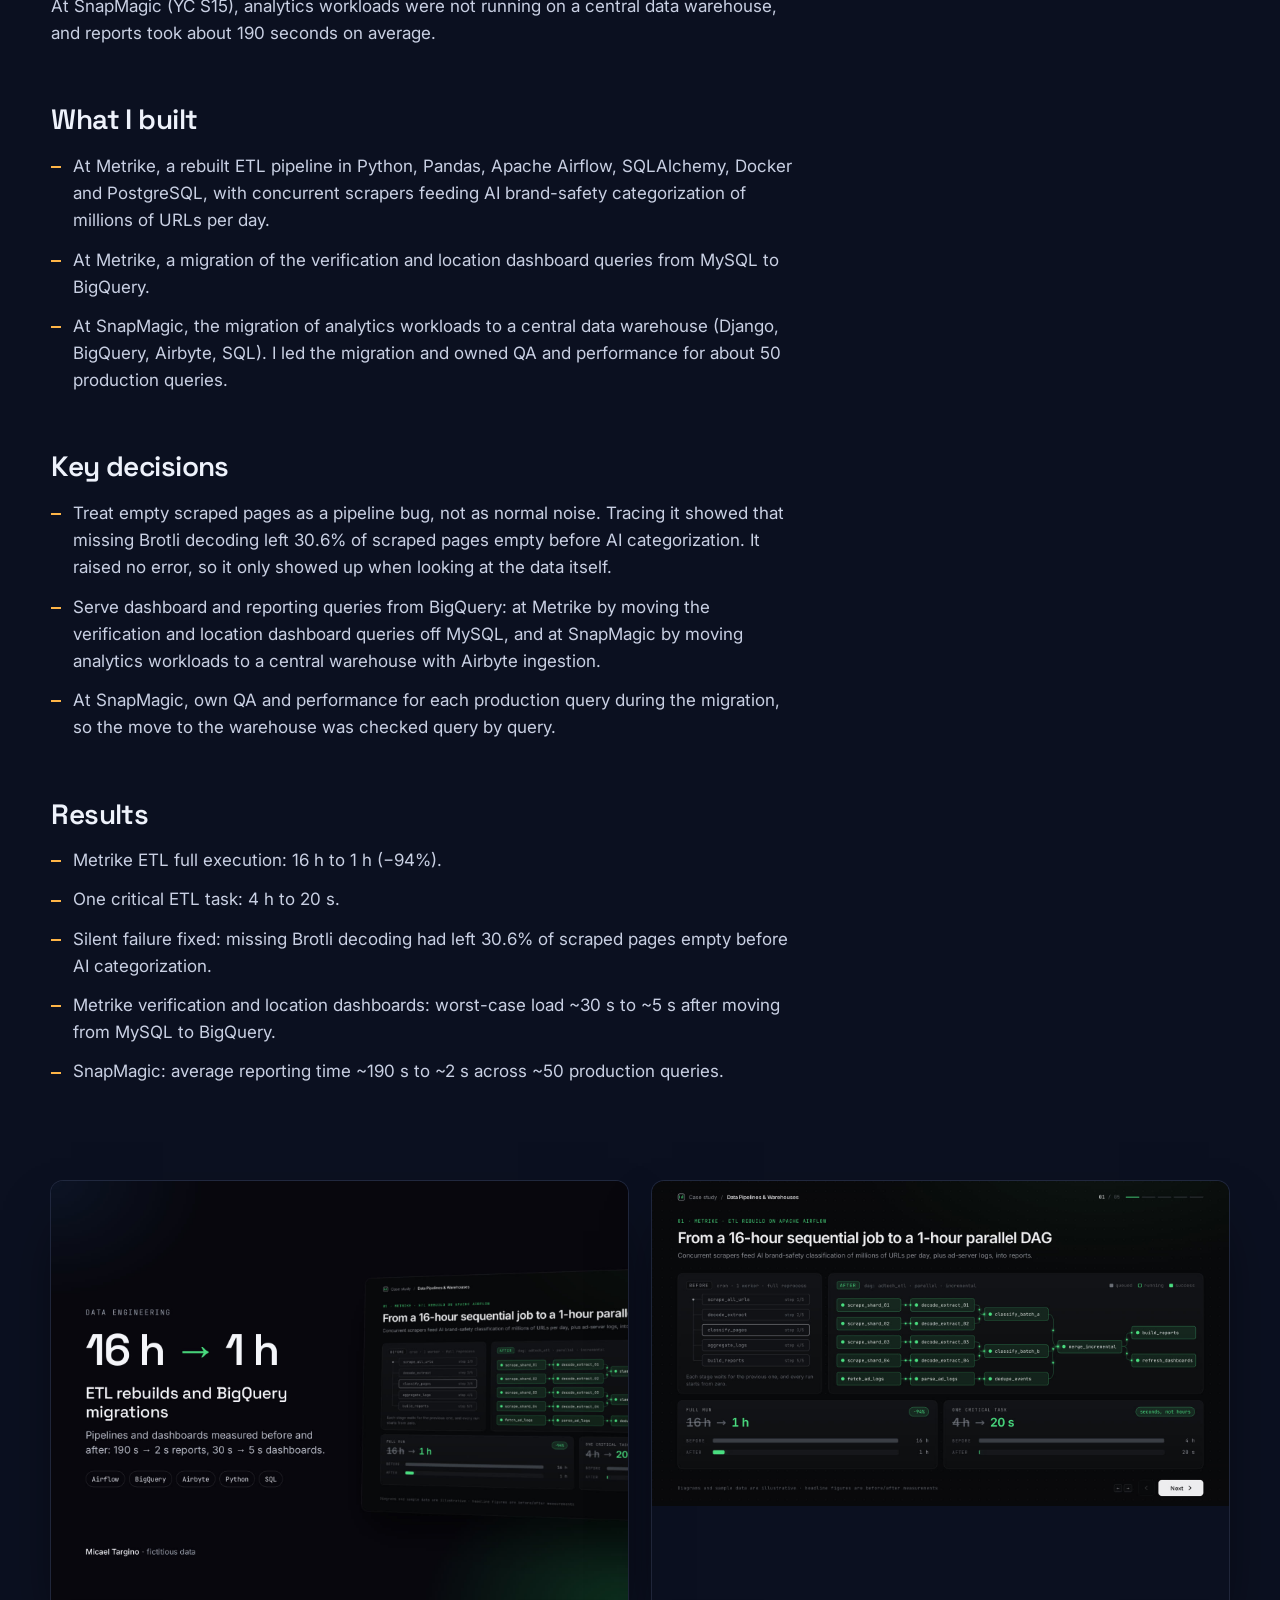
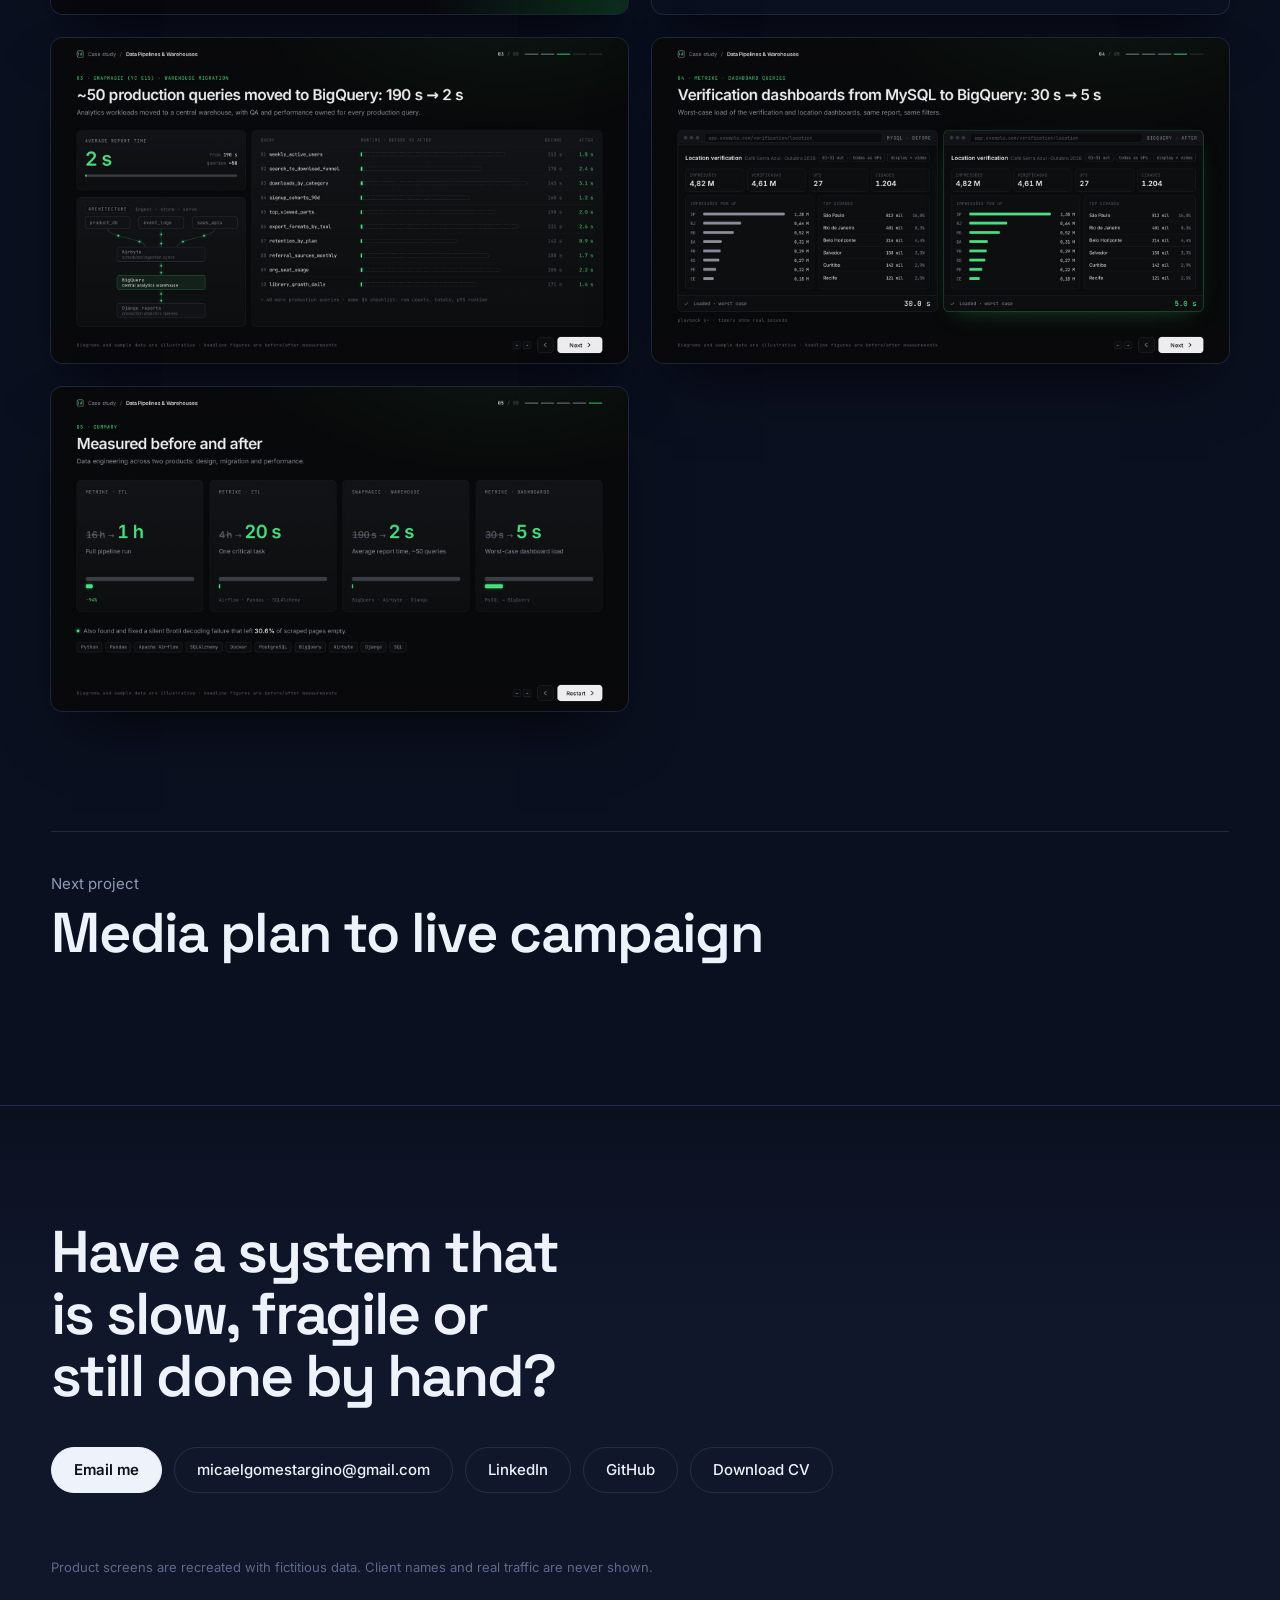
<file: case/05-data-pipelines.html>
<!doctype html>
<html lang="en">
<head>
<meta charset="utf-8">
<meta name="viewport" content="width=device-width, initial-scale=1">
<title>Data Pipelines &amp; Warehouses: ETL rebuilds and BigQuery migrations | Micael Targino</title>
<meta name="description" content="ETL rebuilds and BigQuery migrations, measured before and after.">
<meta property="og:title" content="Data Pipelines &amp; Warehouses: ETL rebuilds and BigQuery migrations | Micael Targino">
<meta property="og:description" content="ETL rebuilds and BigQuery migrations, measured before and after.">
<meta name="theme-color" content="#0b1020">
<link rel="icon" href="../favicon.svg" type="image/svg+xml">
<link rel="preconnect" href="https://fonts.googleapis.com">
<link rel="preconnect" href="https://fonts.gstatic.com" crossorigin>
<link href="https://fonts.googleapis.com/css2?family=Inter:wght@400;500;600&family=Space+Grotesk:wght@500;600;700&display=swap" rel="stylesheet">
<link rel="stylesheet" href="../styles.css">
<script>document.documentElement.classList.add("js")</script>
</head>
<body class="case-page">
<nav class="case-nav wrap"><a class="link" href="../index.html#05-data-pipelines">Back to all work</a><a class="who-mini" href="../index.html"><img class="avatar" src="../photo.jpg" alt="Micael Targino" width="56" height="56"><span>Micael Targino</span></a></nav>
<header class="case-hero wrap">
  <h1 class="case-title">Data Pipelines &amp; Warehouses: ETL rebuilds and BigQuery migrations</h1>
  <p class="case-role"><span class="live" aria-hidden="true"></span>Data engineer — design, migration and performance</p>
  <div class="case-screen">
  <div class="screen screen-scroll" data-base="../" data-screen='{&quot;video&quot;:&quot;media/05-data-pipelines/reel.mp4&quot;,&quot;poster&quot;:&quot;media/05-data-pipelines/poster.jpg&quot;,&quot;shots&quot;:[&quot;media/05-data-pipelines/00-cover.jpg&quot;,&quot;media/05-data-pipelines/01-etl-rebuild.jpg&quot;,&quot;media/05-data-pipelines/02-warehouse-migration.jpg&quot;,&quot;media/05-data-pipelines/03-dashboard-queries.jpg&quot;,&quot;media/05-data-pipelines/04-summary.jpg&quot;]}'>
    <div class="screen-bar"><i></i><i></i><i></i></div>
    <div class="screen-stage">
      <img class="screen-poster" src="../media/05-data-pipelines/poster.jpg" alt="Data pipelines and warehouses screen" loading="lazy">
    </div>
  </div></div>
  <div class="stats stats-wide">
  <div class="stat">
    <s class="stat-from">16 h</s>
    <span class="stat-value" data-count>1 h</span>
    <span class="stat-label">full ETL run</span>
  </div>
  <div class="stat">
    <s class="stat-from">4 h</s>
    <span class="stat-value" data-count>20 s</span>
    <span class="stat-label">one critical task</span>
  </div>
  <div class="stat">
    <s class="stat-from">~190 s</s>
    <span class="stat-value" data-count>~2 s</span>
    <span class="stat-label">average report, ~50 queries</span>
  </div></div>
</header>
<main class="wrap case-body">
  <article class="prose"><h2>The problem</h2>
<p>At Metrike, the ad-tech ETL pipeline took 16 hours for a full execution, and one critical task alone took 4 hours. The pipeline feeds AI brand-safety categorization of millions of URLs per day, collected by concurrent scrapers, so a slow run delays every report that depends on it. The verification and location dashboards also read from MySQL, and their worst-case load was about 30 seconds.</p>
<p>At SnapMagic (YC S15), analytics workloads were not running on a central data warehouse, and reports took about 190 seconds on average.</p>
<h2>What I built</h2>
<ul><li>At Metrike, a rebuilt ETL pipeline in Python, Pandas, Apache Airflow, SQLAlchemy, Docker and PostgreSQL, with concurrent scrapers feeding AI brand-safety categorization of millions of URLs per day.</li><li>At Metrike, a migration of the verification and location dashboard queries from MySQL to BigQuery.</li><li>At SnapMagic, the migration of analytics workloads to a central data warehouse (Django, BigQuery, Airbyte, SQL). I led the migration and owned QA and performance for about 50 production queries.</li></ul>
<h2>Key decisions</h2>
<ul><li>Treat empty scraped pages as a pipeline bug, not as normal noise. Tracing it showed that missing Brotli decoding left 30.6% of scraped pages empty before AI categorization. It raised no error, so it only showed up when looking at the data itself.</li><li>Serve dashboard and reporting queries from BigQuery: at Metrike by moving the verification and location dashboard queries off MySQL, and at SnapMagic by moving analytics workloads to a central warehouse with Airbyte ingestion.</li><li>At SnapMagic, own QA and performance for each production query during the migration, so the move to the warehouse was checked query by query.</li></ul>
<h2>Results</h2>
<ul><li>Metrike ETL full execution: 16 h to 1 h (−94%).</li><li>One critical ETL task: 4 h to 20 s.</li><li>Silent failure fixed: missing Brotli decoding had left 30.6% of scraped pages empty before AI categorization.</li><li>Metrike verification and location dashboards: worst-case load ~30 s to ~5 s after moving from MySQL to BigQuery.</li><li>SnapMagic: average reporting time ~190 s to ~2 s across ~50 production queries.</li></ul></article>
  <section class="gallery" aria-label="Screens"><figure><img src="../media/05-data-pipelines/00-cover.jpg" alt="Data pipelines and warehouses screen" loading="lazy"></figure><figure><img src="../media/05-data-pipelines/01-etl-rebuild.jpg" alt="Data pipelines and warehouses screen" loading="lazy"></figure><figure><img src="../media/05-data-pipelines/02-warehouse-migration.jpg" alt="Data pipelines and warehouses screen" loading="lazy"></figure><figure><img src="../media/05-data-pipelines/03-dashboard-queries.jpg" alt="Data pipelines and warehouses screen" loading="lazy"></figure><figure><img src="../media/05-data-pipelines/04-summary.jpg" alt="Data pipelines and warehouses screen" loading="lazy"></figure></section>
  <a class="next" href="03-media-plan-agent.html"><span class="next-label">Next project</span><span class="next-name">Media plan to live campaign</span></a>
</main>

<footer class="contact" id="contact">
  <div class="wrap">
    <h2 class="contact-line">Have a system that is slow, fragile or still done by hand?</h2>
    <div class="contact-actions">
      <a class="btn btn-primary" href="mailto:micaelgomestargino@gmail.com?subject=Project%20or%20role%20for%20Micael">Email me</a>
      <button class="btn btn-copy" type="button" data-copy="micaelgomestargino@gmail.com"><span data-copy-label>micaelgomestargino@gmail.com</span></button>
      <a class="btn" href="https://linkedin.com/in/micaeltargino" target="_blank" rel="noopener">LinkedIn</a>
      <a class="btn" href="https://github.com/MicaelTargino" target="_blank" rel="noopener">GitHub</a>
      <a class="btn" href="../Micael-Targino-CV.pdf" download>Download CV</a>
    </div>
    <p class="fineprint">Product screens are recreated with fictitious data. Client names and real traffic are never shown.</p>
  </div>
</footer>
<script src="../main.js" defer></script>
</body>
</html>
</file>
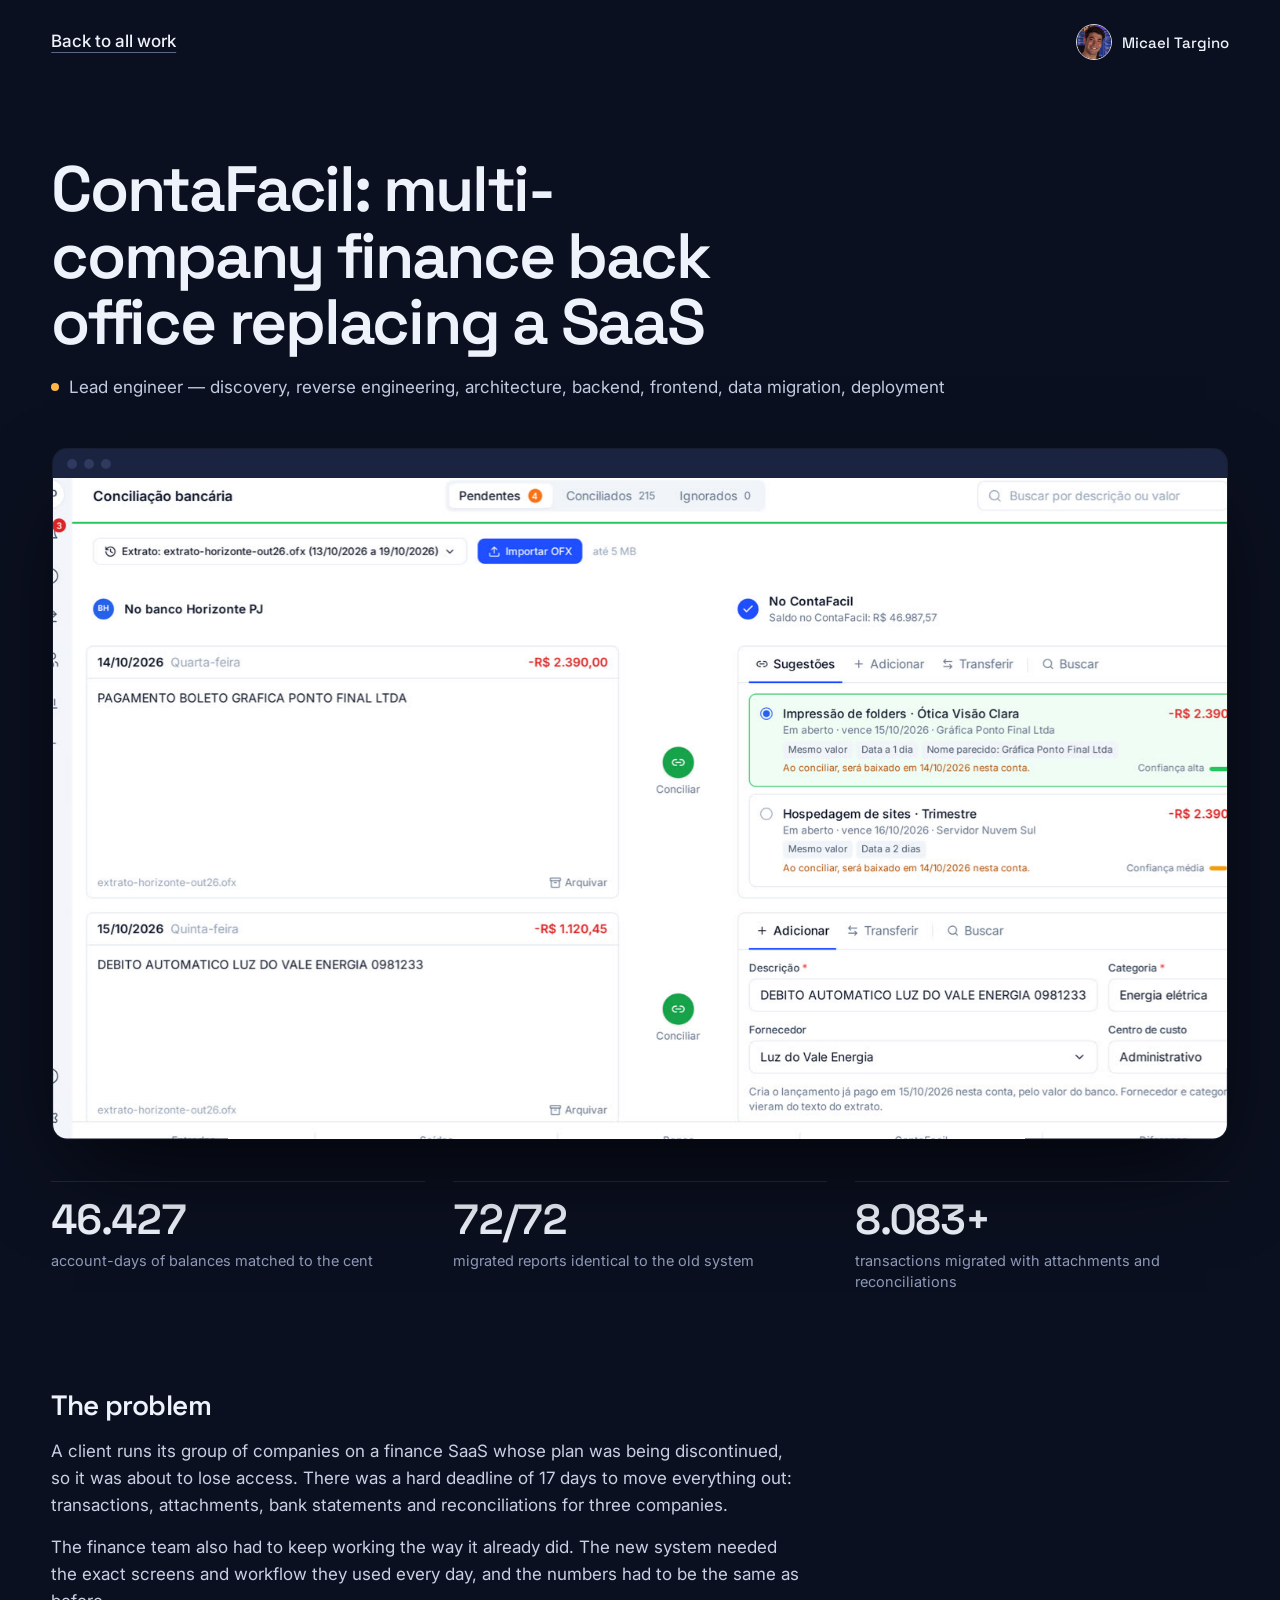
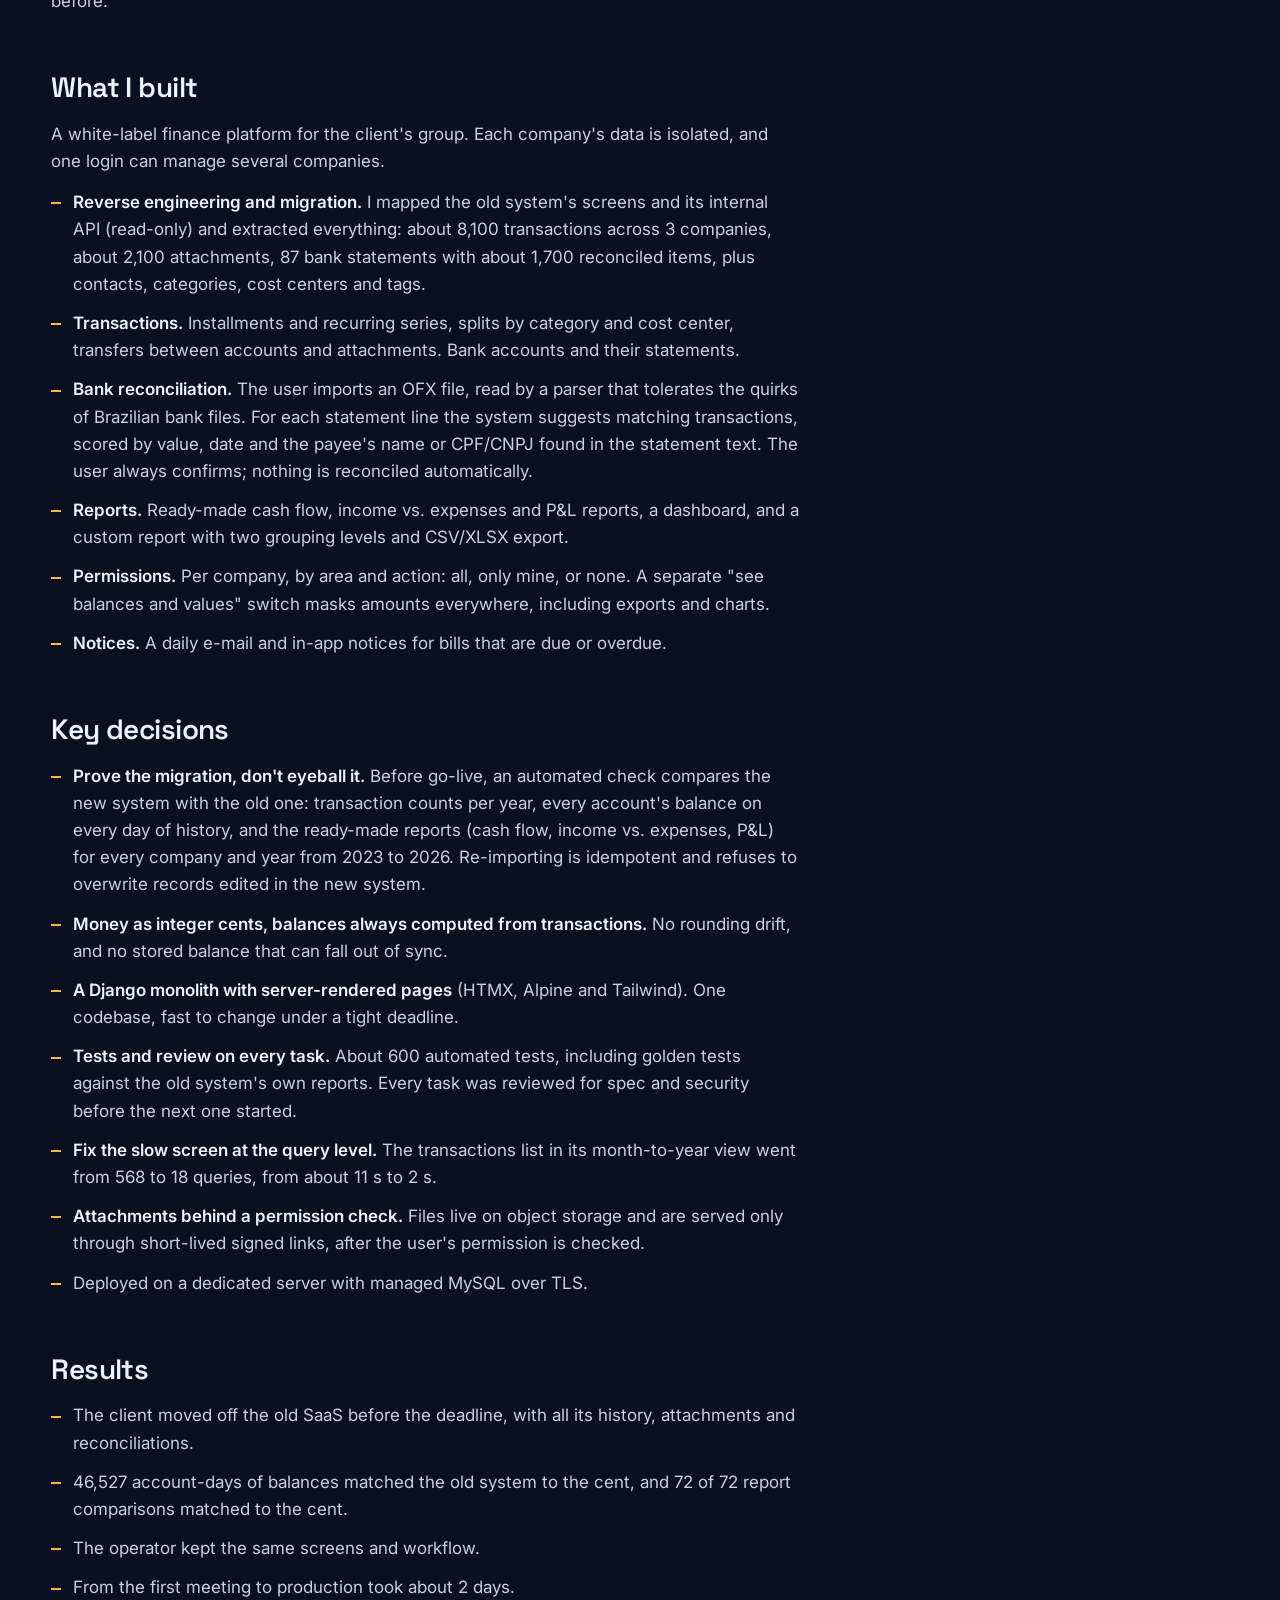
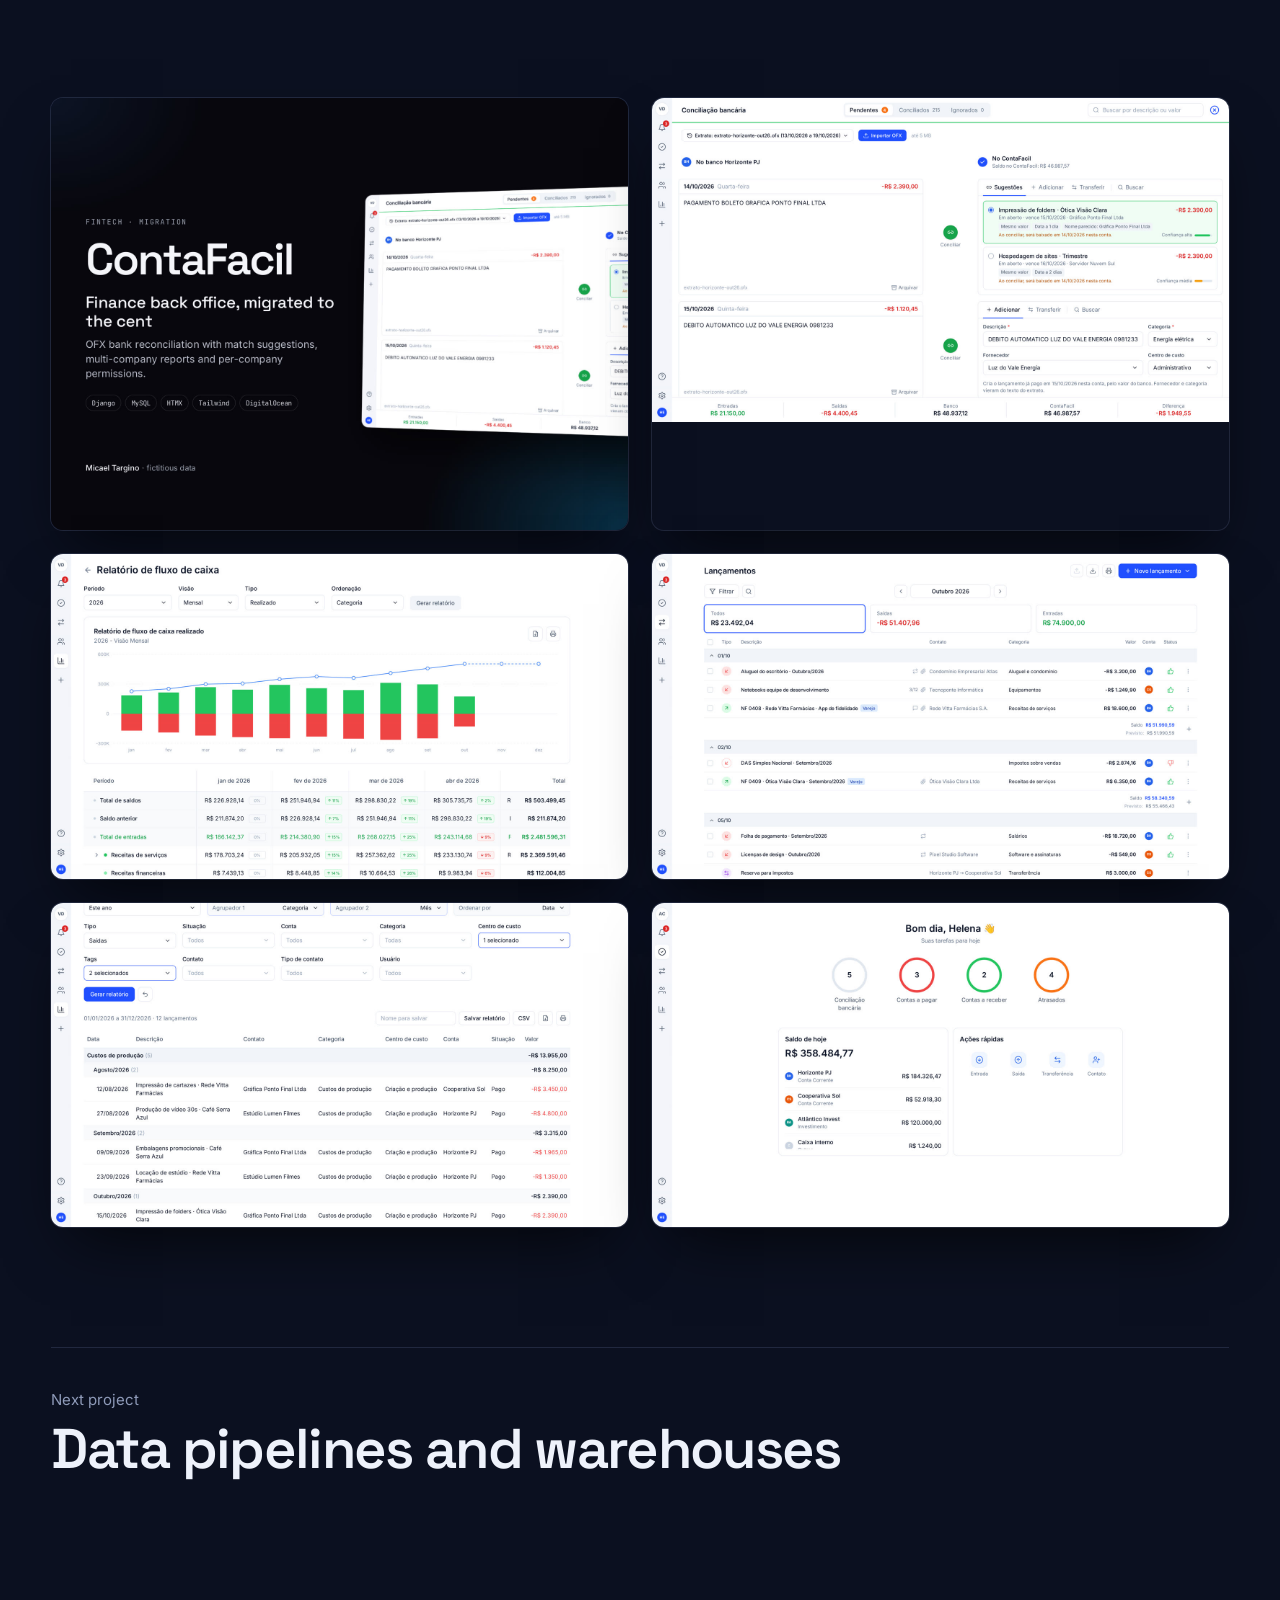
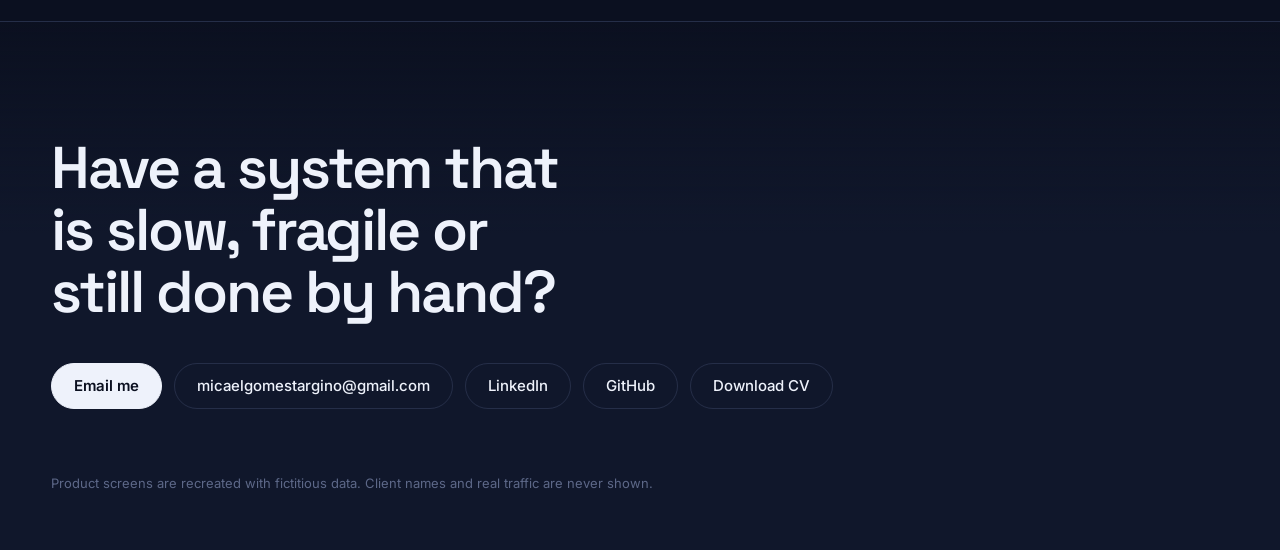
<file: case/06-contafacil.html>
<!doctype html>
<html lang="en">
<head>
<meta charset="utf-8">
<meta name="viewport" content="width=device-width, initial-scale=1">
<title>ContaFacil: multi-company finance back office replacing a SaaS | Micael Targino</title>
<meta name="description" content="A white-label finance back office for a client's group of companies, built to replace a SaaS they were losing access to.">
<meta property="og:title" content="ContaFacil: multi-company finance back office replacing a SaaS | Micael Targino">
<meta property="og:description" content="A white-label finance back office for a client's group of companies, built to replace a SaaS they were losing access to.">
<meta name="theme-color" content="#0b1020">
<link rel="icon" href="../favicon.svg" type="image/svg+xml">
<link rel="preconnect" href="https://fonts.googleapis.com">
<link rel="preconnect" href="https://fonts.gstatic.com" crossorigin>
<link href="https://fonts.googleapis.com/css2?family=Inter:wght@400;500;600&family=Space+Grotesk:wght@500;600;700&display=swap" rel="stylesheet">
<link rel="stylesheet" href="../styles.css">
<script>document.documentElement.classList.add("js")</script>
</head>
<body class="case-page">
<nav class="case-nav wrap"><a class="link" href="../index.html#06-contafacil">Back to all work</a><a class="who-mini" href="../index.html"><img class="avatar" src="../photo.jpg" alt="Micael Targino" width="56" height="56"><span>Micael Targino</span></a></nav>
<header class="case-hero wrap">
  <h1 class="case-title">ContaFacil: multi-company finance back office replacing a SaaS</h1>
  <p class="case-role"><span class="live" aria-hidden="true"></span>Lead engineer — discovery, reverse engineering, architecture, backend, frontend, data migration, deployment</p>
  <div class="case-screen">
  <div class="screen screen-scroll" data-base="../" data-screen='{&quot;video&quot;:&quot;media/06-contafacil/reel.mp4&quot;,&quot;poster&quot;:&quot;media/06-contafacil/poster.jpg&quot;,&quot;shots&quot;:[&quot;media/06-contafacil/00-cover.jpg&quot;,&quot;media/06-contafacil/01-conciliacao.jpg&quot;,&quot;media/06-contafacil/02-fluxo-de-caixa.jpg&quot;,&quot;media/06-contafacil/03-lancamentos.jpg&quot;,&quot;media/06-contafacil/04-relatorio-personalizado.jpg&quot;,&quot;media/06-contafacil/05-tarefas.jpg&quot;]}'>
    <div class="screen-bar"><i></i><i></i><i></i></div>
    <div class="screen-stage">
      <img class="screen-poster" src="../media/06-contafacil/poster.jpg" alt="ContaFacil screen" loading="lazy">
    </div>
  </div></div>
  <div class="stats stats-wide">
  <div class="stat">
    
    <span class="stat-value" data-count>46,527</span>
    <span class="stat-label">account-days of balances matched to the cent</span>
  </div>
  <div class="stat">
    
    <span class="stat-value" data-count>72/72</span>
    <span class="stat-label">migrated reports identical to the old system</span>
  </div>
  <div class="stat">
    
    <span class="stat-value" data-count>8,100+</span>
    <span class="stat-label">transactions migrated with attachments and reconciliations</span>
  </div></div>
</header>
<main class="wrap case-body">
  <article class="prose"><h2>The problem</h2>
<p>A client runs its group of companies on a finance SaaS whose plan was being discontinued, so it was about to lose access. There was a hard deadline of 17 days to move everything out: transactions, attachments, bank statements and reconciliations for three companies.</p>
<p>The finance team also had to keep working the way it already did. The new system needed the exact screens and workflow they used every day, and the numbers had to be the same as before.</p>
<h2>What I built</h2>
<p>A white-label finance platform for the client's group. Each company's data is isolated, and one login can manage several companies.</p>
<ul><li><strong>Reverse engineering and migration.</strong> I mapped the old system's screens and its internal API (read-only) and extracted everything: about 8,100 transactions across 3 companies, about 2,100 attachments, 87 bank statements with about 1,700 reconciled items, plus contacts, categories, cost centers and tags.</li><li><strong>Transactions.</strong> Installments and recurring series, splits by category and cost center, transfers between accounts and attachments. Bank accounts and their statements.</li><li><strong>Bank reconciliation.</strong> The user imports an OFX file, read by a parser that tolerates the quirks of Brazilian bank files. For each statement line the system suggests matching transactions, scored by value, date and the payee's name or CPF/CNPJ found in the statement text. The user always confirms; nothing is reconciled automatically.</li><li><strong>Reports.</strong> Ready-made cash flow, income vs. expenses and P&amp;L reports, a dashboard, and a custom report with two grouping levels and CSV/XLSX export.</li><li><strong>Permissions.</strong> Per company, by area and action: all, only mine, or none. A separate &quot;see balances and values&quot; switch masks amounts everywhere, including exports and charts.</li><li><strong>Notices.</strong> A daily e-mail and in-app notices for bills that are due or overdue.</li></ul>
<h2>Key decisions</h2>
<ul><li><strong>Prove the migration, don't eyeball it.</strong> Before go-live, an automated check compares the new system with the old one: transaction counts per year, every account's balance on every day of history, and the ready-made reports (cash flow, income vs. expenses, P&amp;L) for every company and year from 2023 to 2026. Re-importing is idempotent and refuses to overwrite records edited in the new system.</li><li><strong>Money as integer cents, balances always computed from transactions.</strong> No rounding drift, and no stored balance that can fall out of sync.</li><li><strong>A Django monolith with server-rendered pages</strong> (HTMX, Alpine and Tailwind). One codebase, fast to change under a tight deadline.</li><li><strong>Tests and review on every task.</strong> About 600 automated tests, including golden tests against the old system's own reports. Every task was reviewed for spec and security before the next one started.</li><li><strong>Fix the slow screen at the query level.</strong> The transactions list in its month-to-year view went from 568 to 18 queries, from about 11 s to 2 s.</li><li><strong>Attachments behind a permission check.</strong> Files live on object storage and are served only through short-lived signed links, after the user's permission is checked.</li><li>Deployed on a dedicated server with managed MySQL over TLS.</li></ul>
<h2>Results</h2>
<ul><li>The client moved off the old SaaS before the deadline, with all its history, attachments and reconciliations.</li><li>46,527 account-days of balances matched the old system to the cent, and 72 of 72 report comparisons matched to the cent.</li><li>The operator kept the same screens and workflow.</li><li>From the first meeting to production took about 2 days.</li></ul></article>
  <section class="gallery" aria-label="Screens"><figure><img src="../media/06-contafacil/00-cover.jpg" alt="ContaFacil screen" loading="lazy"></figure><figure><img src="../media/06-contafacil/01-conciliacao.jpg" alt="ContaFacil screen" loading="lazy"></figure><figure><img src="../media/06-contafacil/02-fluxo-de-caixa.jpg" alt="ContaFacil screen" loading="lazy"></figure><figure><img src="../media/06-contafacil/03-lancamentos.jpg" alt="ContaFacil screen" loading="lazy"></figure><figure><img src="../media/06-contafacil/04-relatorio-personalizado.jpg" alt="ContaFacil screen" loading="lazy"></figure><figure><img src="../media/06-contafacil/05-tarefas.jpg" alt="ContaFacil screen" loading="lazy"></figure></section>
  <a class="next" href="05-data-pipelines.html"><span class="next-label">Next project</span><span class="next-name">Data pipelines and warehouses</span></a>
</main>

<footer class="contact" id="contact">
  <div class="wrap">
    <h2 class="contact-line">Have a system that is slow, fragile or still done by hand?</h2>
    <div class="contact-actions">
      <a class="btn btn-primary" href="mailto:micaelgomestargino@gmail.com?subject=Project%20or%20role%20for%20Micael">Email me</a>
      <button class="btn btn-copy" type="button" data-copy="micaelgomestargino@gmail.com"><span data-copy-label>micaelgomestargino@gmail.com</span></button>
      <a class="btn" href="https://linkedin.com/in/micaeltargino" target="_blank" rel="noopener">LinkedIn</a>
      <a class="btn" href="https://github.com/MicaelTargino" target="_blank" rel="noopener">GitHub</a>
      <a class="btn" href="../Micael-Targino-CV.pdf" download>Download CV</a>
    </div>
    <p class="fineprint">Product screens are recreated with fictitious data. Client names and real traffic are never shown.</p>
  </div>
</footer>
<script src="../main.js" defer></script>
</body>
</html>
</file>
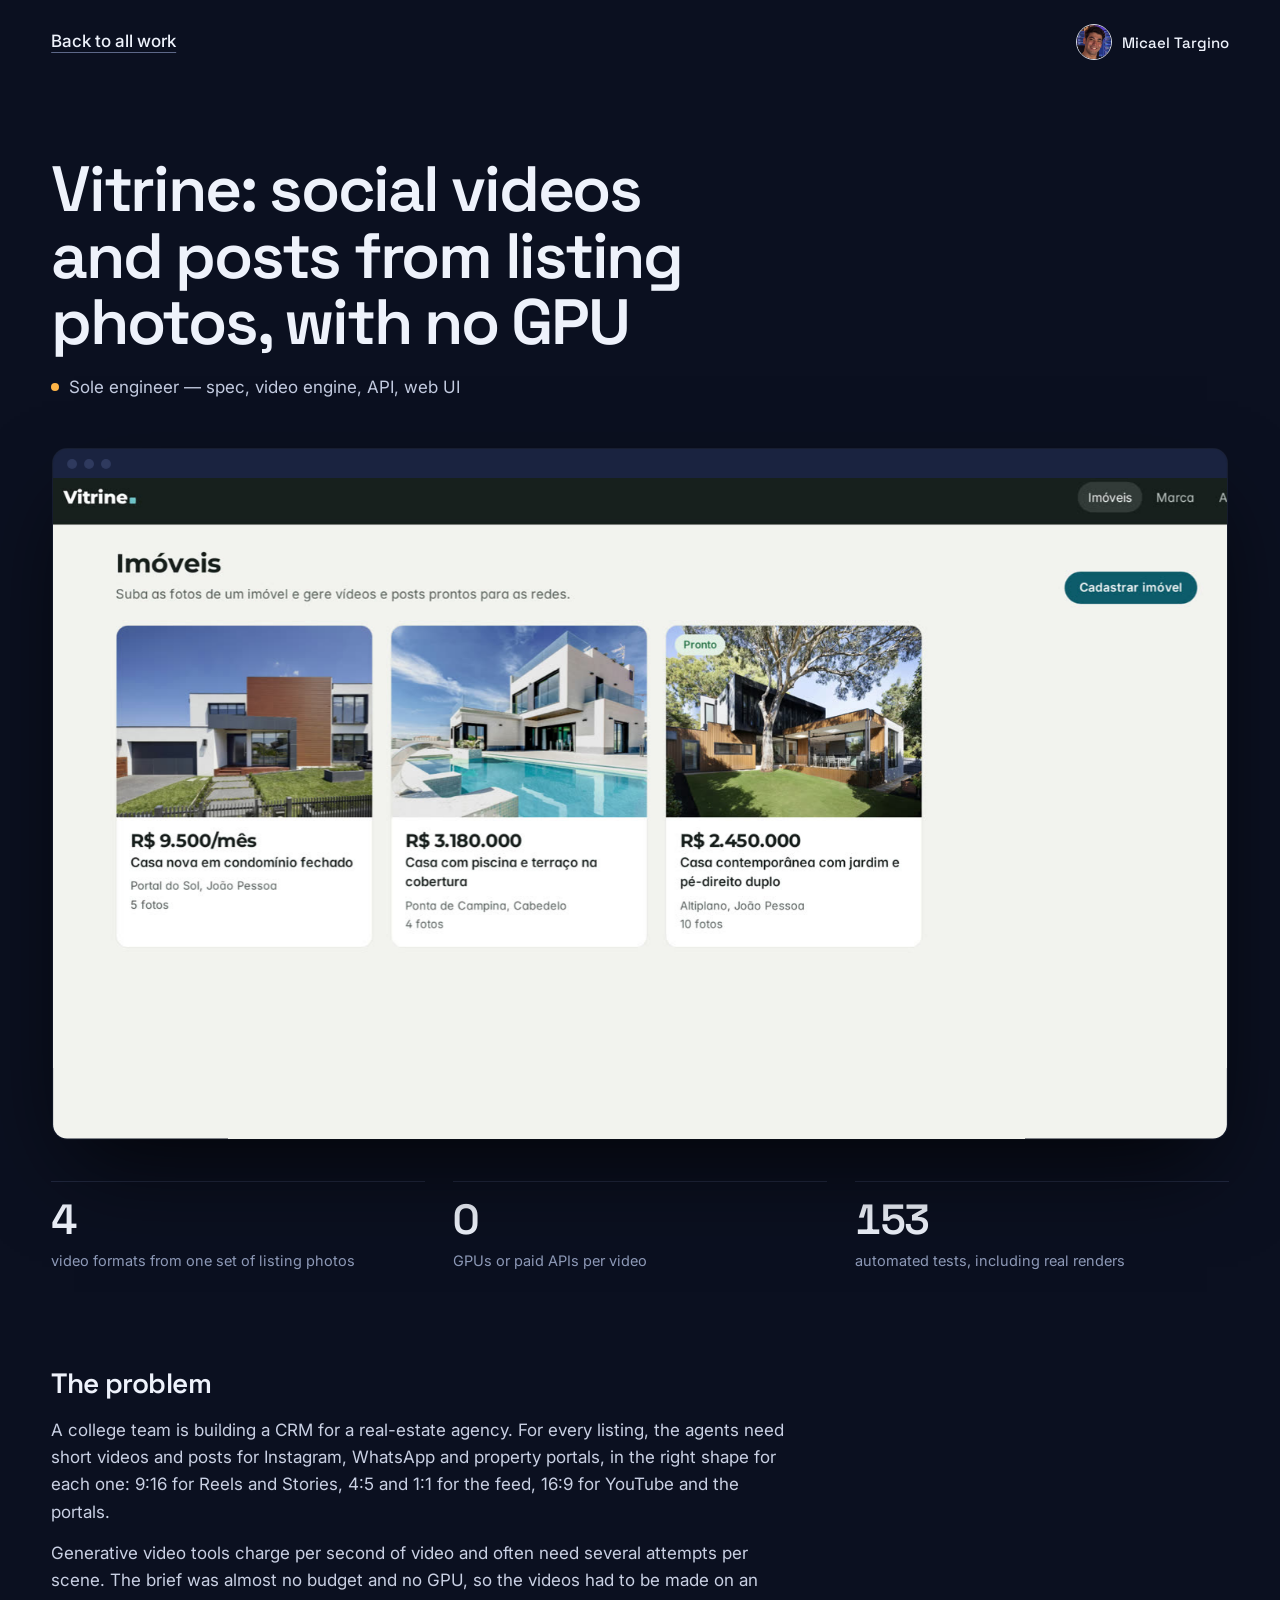
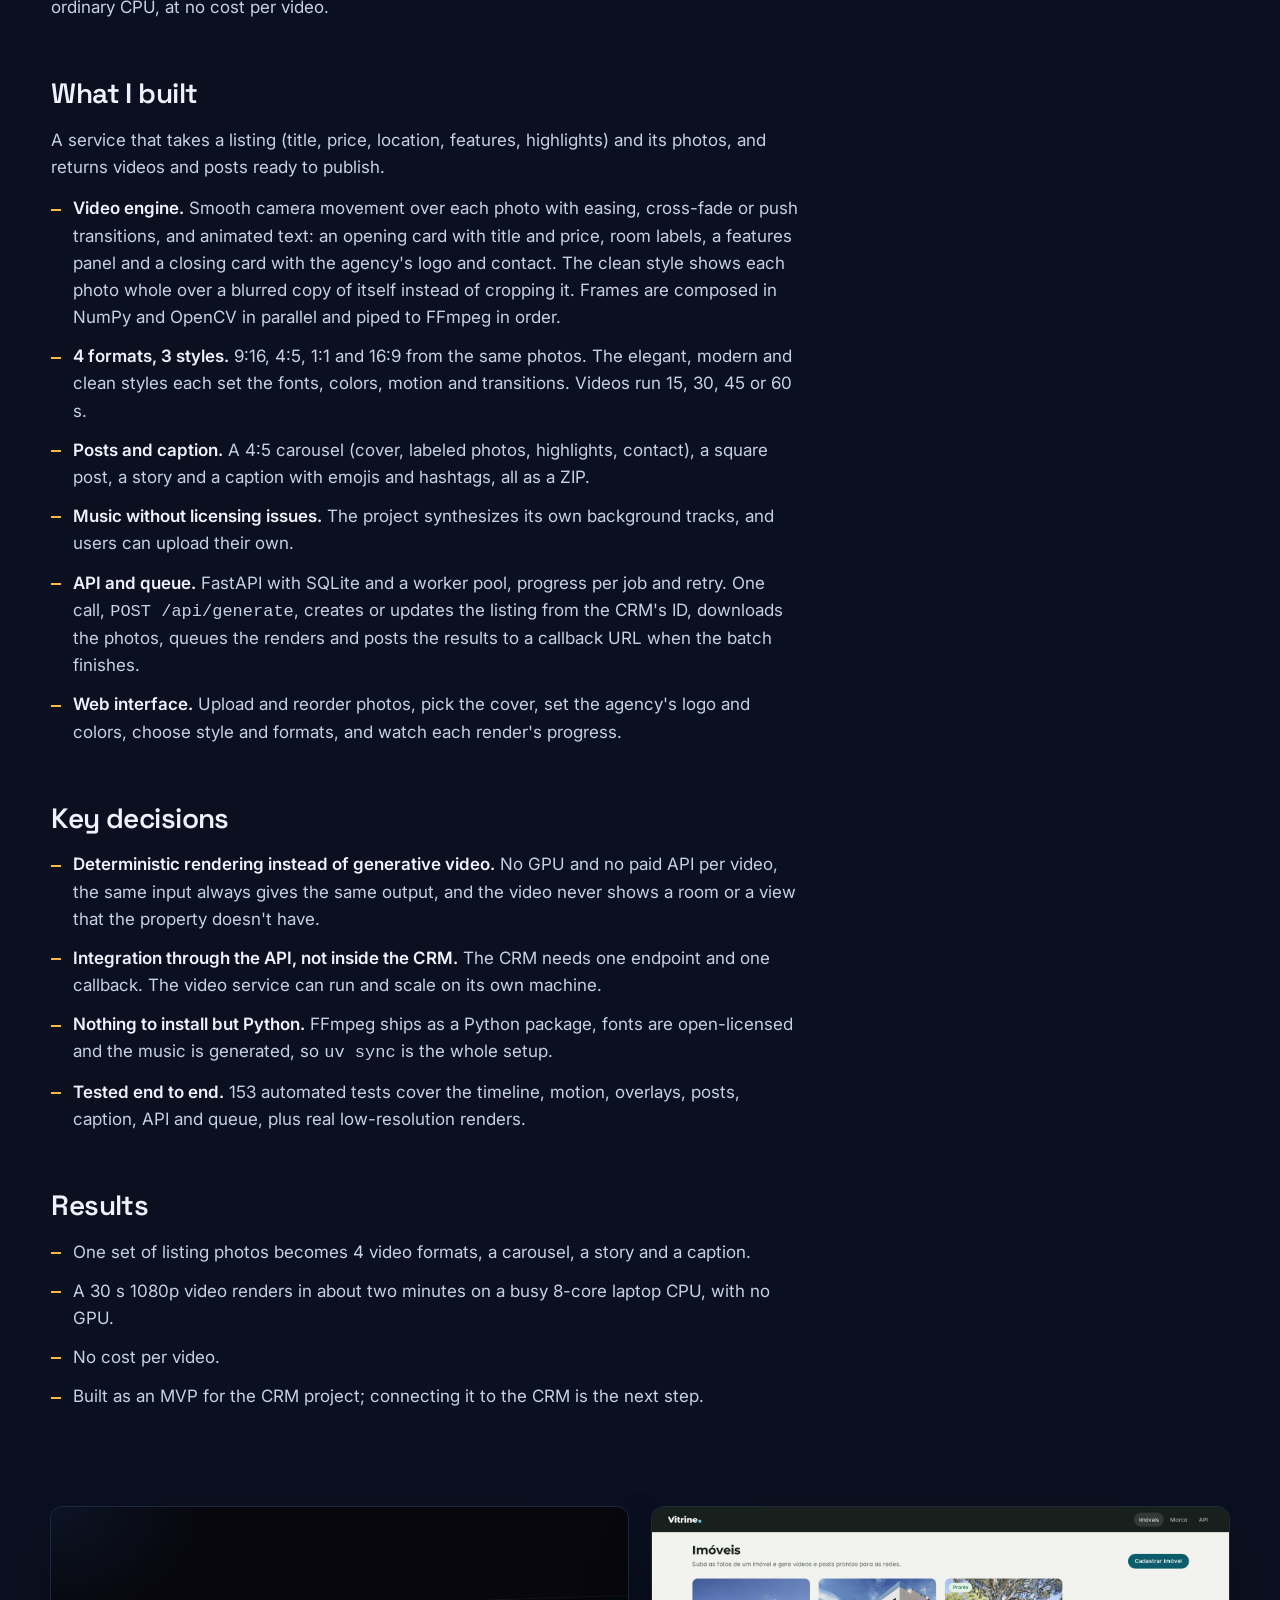
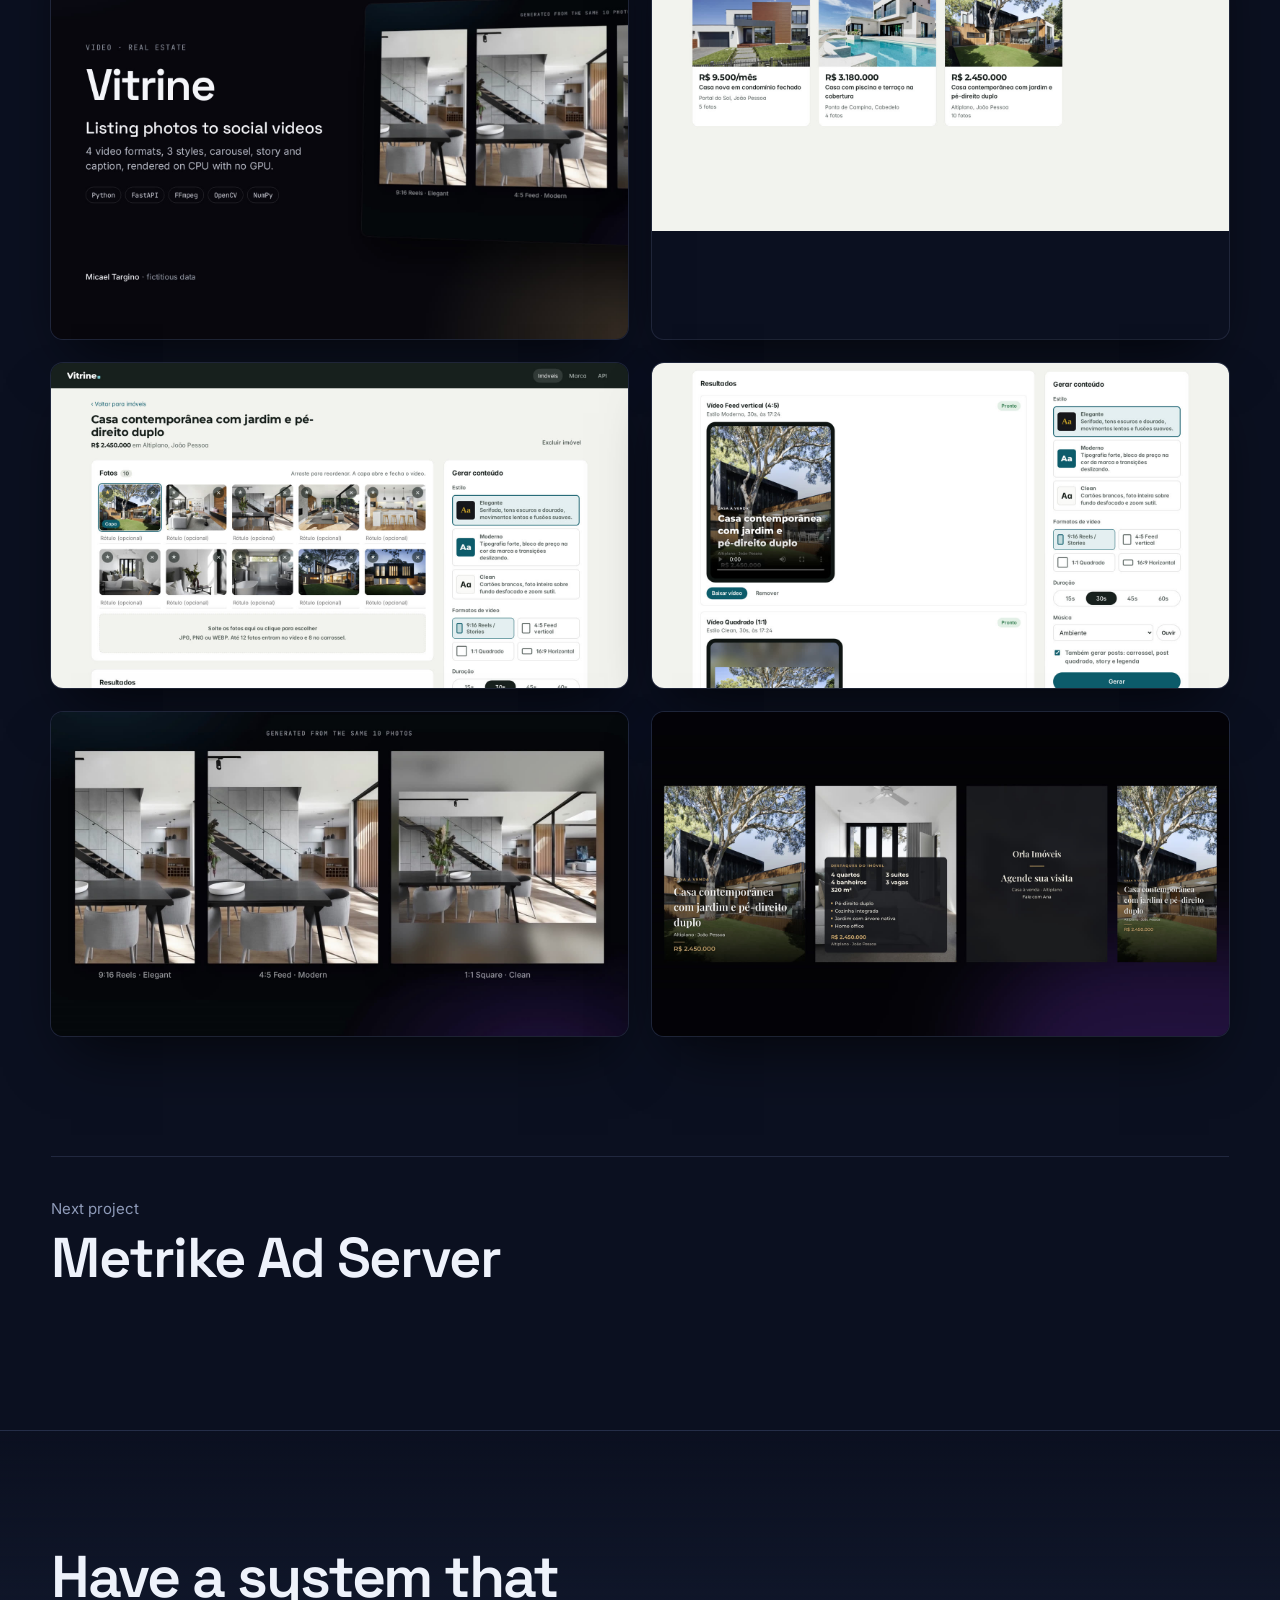
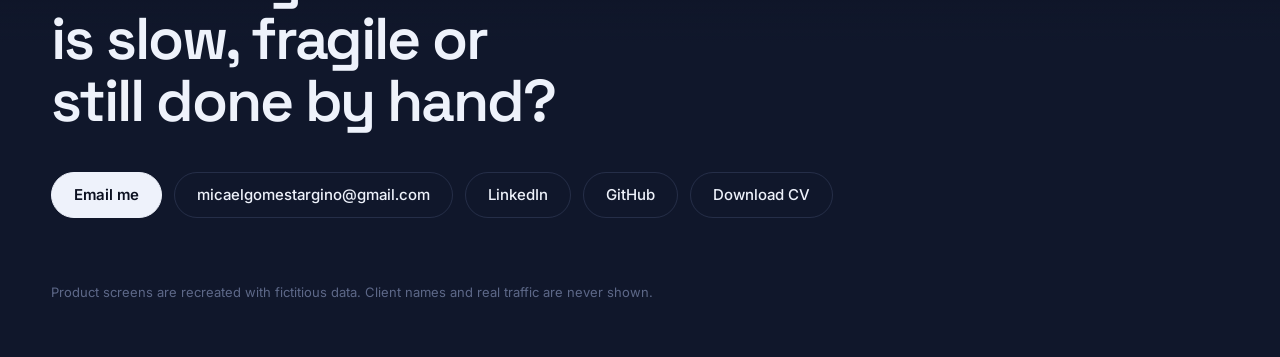
<file: case/07-vitrine.html>
<!doctype html>
<html lang="en">
<head>
<meta charset="utf-8">
<meta name="viewport" content="width=device-width, initial-scale=1">
<title>Vitrine: social videos and posts from listing photos, with no GPU | Micael Targino</title>
<meta name="description" content="Turns a property listing's photos into ready-to-post videos and social posts, rendered on an ordinary CPU.">
<meta property="og:title" content="Vitrine: social videos and posts from listing photos, with no GPU | Micael Targino">
<meta property="og:description" content="Turns a property listing's photos into ready-to-post videos and social posts, rendered on an ordinary CPU.">
<meta name="theme-color" content="#0b1020">
<link rel="icon" href="../favicon.svg" type="image/svg+xml">
<link rel="preconnect" href="https://fonts.googleapis.com">
<link rel="preconnect" href="https://fonts.gstatic.com" crossorigin>
<link href="https://fonts.googleapis.com/css2?family=Inter:wght@400;500;600&family=Space+Grotesk:wght@500;600;700&display=swap" rel="stylesheet">
<link rel="stylesheet" href="../styles.css">
<script>document.documentElement.classList.add("js")</script>
</head>
<body class="case-page">
<nav class="case-nav wrap"><a class="link" href="../index.html#07-vitrine">Back to all work</a><a class="who-mini" href="../index.html"><img class="avatar" src="../photo.jpg" alt="Micael Targino" width="56" height="56"><span>Micael Targino</span></a></nav>
<header class="case-hero wrap">
  <h1 class="case-title">Vitrine: social videos and posts from listing photos, with no GPU</h1>
  <p class="case-role"><span class="live" aria-hidden="true"></span>Sole engineer — spec, video engine, API, web UI</p>
  <div class="case-screen">
  <div class="screen screen-scroll" data-base="../" data-screen='{&quot;video&quot;:&quot;media/07-vitrine/reel.mp4&quot;,&quot;poster&quot;:&quot;media/07-vitrine/poster.jpg&quot;,&quot;shots&quot;:[&quot;media/07-vitrine/00-cover.jpg&quot;,&quot;media/07-vitrine/01-imoveis.jpg&quot;,&quot;media/07-vitrine/02-imovel.jpg&quot;,&quot;media/07-vitrine/03-resultados.jpg&quot;,&quot;media/07-vitrine/04-formatos.jpg&quot;,&quot;media/07-vitrine/05-posts.jpg&quot;]}'>
    <div class="screen-bar"><i></i><i></i><i></i></div>
    <div class="screen-stage">
      <img class="screen-poster" src="../media/07-vitrine/poster.jpg" alt="Vitrine screen" loading="lazy">
    </div>
  </div></div>
  <div class="stats stats-wide">
  <div class="stat">
    
    <span class="stat-value" data-count>4</span>
    <span class="stat-label">video formats from one set of listing photos</span>
  </div>
  <div class="stat">
    
    <span class="stat-value" data-count>0</span>
    <span class="stat-label">GPUs or paid APIs per video</span>
  </div>
  <div class="stat">
    
    <span class="stat-value" data-count>153</span>
    <span class="stat-label">automated tests, including real renders</span>
  </div></div>
</header>
<main class="wrap case-body">
  <article class="prose"><h2>The problem</h2>
<p>A college team is building a CRM for a real-estate agency. For every listing, the agents need short videos and posts for Instagram, WhatsApp and property portals, in the right shape for each one: 9:16 for Reels and Stories, 4:5 and 1:1 for the feed, 16:9 for YouTube and the portals.</p>
<p>Generative video tools charge per second of video and often need several attempts per scene. The brief was almost no budget and no GPU, so the videos had to be made on an ordinary CPU, at no cost per video.</p>
<h2>What I built</h2>
<p>A service that takes a listing (title, price, location, features, highlights) and its photos, and returns videos and posts ready to publish.</p>
<ul><li><strong>Video engine.</strong> Smooth camera movement over each photo with easing, cross-fade or push transitions, and animated text: an opening card with title and price, room labels, a features panel and a closing card with the agency's logo and contact. The clean style shows each photo whole over a blurred copy of itself instead of cropping it. Frames are composed in NumPy and OpenCV in parallel and piped to FFmpeg in order.</li><li><strong>4 formats, 3 styles.</strong> 9:16, 4:5, 1:1 and 16:9 from the same photos. The elegant, modern and clean styles each set the fonts, colors, motion and transitions. Videos run 15, 30, 45 or 60 s.</li><li><strong>Posts and caption.</strong> A 4:5 carousel (cover, labeled photos, highlights, contact), a square post, a story and a caption with emojis and hashtags, all as a ZIP.</li><li><strong>Music without licensing issues.</strong> The project synthesizes its own background tracks, and users can upload their own.</li><li><strong>API and queue.</strong> FastAPI with SQLite and a worker pool, progress per job and retry. One call, <code>POST /api/generate</code>, creates or updates the listing from the CRM's ID, downloads the photos, queues the renders and posts the results to a callback URL when the batch finishes.</li><li><strong>Web interface.</strong> Upload and reorder photos, pick the cover, set the agency's logo and colors, choose style and formats, and watch each render's progress.</li></ul>
<h2>Key decisions</h2>
<ul><li><strong>Deterministic rendering instead of generative video.</strong> No GPU and no paid API per video, the same input always gives the same output, and the video never shows a room or a view that the property doesn't have.</li><li><strong>Integration through the API, not inside the CRM.</strong> The CRM needs one endpoint and one callback. The video service can run and scale on its own machine.</li><li><strong>Nothing to install but Python.</strong> FFmpeg ships as a Python package, fonts are open-licensed and the music is generated, so <code>uv sync</code> is the whole setup.</li><li><strong>Tested end to end.</strong> 153 automated tests cover the timeline, motion, overlays, posts, caption, API and queue, plus real low-resolution renders.</li></ul>
<h2>Results</h2>
<ul><li>One set of listing photos becomes 4 video formats, a carousel, a story and a caption.</li><li>A 30 s 1080p video renders in about two minutes on a busy 8-core laptop CPU, with no GPU.</li><li>No cost per video.</li><li>Built as an MVP for the CRM project; connecting it to the CRM is the next step.</li></ul></article>
  <section class="gallery" aria-label="Screens"><figure><img src="../media/07-vitrine/00-cover.jpg" alt="Vitrine screen" loading="lazy"></figure><figure><img src="../media/07-vitrine/01-imoveis.jpg" alt="Vitrine screen" loading="lazy"></figure><figure><img src="../media/07-vitrine/02-imovel.jpg" alt="Vitrine screen" loading="lazy"></figure><figure><img src="../media/07-vitrine/03-resultados.jpg" alt="Vitrine screen" loading="lazy"></figure><figure><img src="../media/07-vitrine/04-formatos.jpg" alt="Vitrine screen" loading="lazy"></figure><figure><img src="../media/07-vitrine/05-posts.jpg" alt="Vitrine screen" loading="lazy"></figure></section>
  <a class="next" href="01-adserver.html"><span class="next-label">Next project</span><span class="next-name">Metrike Ad Server</span></a>
</main>

<footer class="contact" id="contact">
  <div class="wrap">
    <h2 class="contact-line">Have a system that is slow, fragile or still done by hand?</h2>
    <div class="contact-actions">
      <a class="btn btn-primary" href="mailto:micaelgomestargino@gmail.com?subject=Project%20or%20role%20for%20Micael">Email me</a>
      <button class="btn btn-copy" type="button" data-copy="micaelgomestargino@gmail.com"><span data-copy-label>micaelgomestargino@gmail.com</span></button>
      <a class="btn" href="https://linkedin.com/in/micaeltargino" target="_blank" rel="noopener">LinkedIn</a>
      <a class="btn" href="https://github.com/MicaelTargino" target="_blank" rel="noopener">GitHub</a>
      <a class="btn" href="../Micael-Targino-CV.pdf" download>Download CV</a>
    </div>
    <p class="fineprint">Product screens are recreated with fictitious data. Client names and real traffic are never shown.</p>
  </div>
</footer>
<script src="../main.js" defer></script>
</body>
</html>
</file>
<file: styles.css>
/* Palette: a dark screening room where the product footage supplies the color.
   Amber is the "on air" tally light: it marks what runs in production and what has focus. */
:root {
  --ink: #0b1020;
  --ink-2: #10172b;
  --panel: #151d35;
  --line: rgba(150, 170, 220, 0.16);
  --text: #eef2fb;
  --muted: #8e9ab8;
  --dim: #5d6888;
  --tally: #ffb547;
  --violet: #7c3aed;
  --blue: #3b82f6;

  --display: "Space Grotesk", system-ui, sans-serif;
  --body: Inter, system-ui, sans-serif;
  --gutter: clamp(16px, 4vw, 56px);
  --max: 1240px;
  --ease: cubic-bezier(0.2, 0.7, 0.1, 1);
}

*, *::before, *::after { box-sizing: border-box; }
html { -webkit-text-size-adjust: 100%; scroll-behavior: smooth; }
body {
  margin: 0;
  background: var(--ink);
  color: var(--text);
  font: 400 17px/1.6 var(--body);
  -webkit-font-smoothing: antialiased;
  overflow-x: hidden;
}
img, video { display: block; max-width: 100%; }
a { color: inherit; }
h1, h2, h3, p, ul, ol, figure { margin: 0; }
ul, ol { padding: 0; list-style: none; }
s { text-decoration: none; }
:focus-visible { outline: 2px solid var(--tally); outline-offset: 3px; border-radius: 4px; }

.wrap { width: 100%; max-width: calc(var(--max) + 2 * var(--gutter)); margin: 0 auto; padding: 0 var(--gutter); }
.skip { position: absolute; left: -9999px; }
.skip:focus { left: 16px; top: 16px; z-index: 10; background: var(--text); color: var(--ink); padding: 8px 12px; border-radius: 6px; }

/* ---------- shared bits ---------- */
.live {
  display: inline-block; width: 8px; height: 8px; border-radius: 50%;
  background: var(--tally); box-shadow: 0 0 0 0 rgba(255, 181, 71, 0.6);
  margin-right: 10px; vertical-align: 1px; flex: none;
  animation: tally 2.4s ease-out infinite;
}
@keyframes tally { 0% { box-shadow: 0 0 0 0 rgba(255, 181, 71, 0.55); } 70%, 100% { box-shadow: 0 0 0 9px rgba(255, 181, 71, 0); } }

.btn {
  display: inline-flex; align-items: center; justify-content: center;
  min-height: 46px; padding: 0 22px; border-radius: 999px;
  border: 1px solid var(--line); color: var(--text); text-decoration: none;
  font: 500 15px/1 var(--body); white-space: nowrap;
  transition: border-color .2s, background-color .2s, transform .2s var(--ease);
}
.btn:hover { border-color: rgba(238, 242, 251, 0.5); }
.btn:active { transform: scale(0.97); }
.btn-primary { background: var(--text); color: var(--ink); border-color: var(--text); font-weight: 600; }
.btn-primary:hover { background: #fff; }
.btn-copy { background: none; cursor: pointer; font-variant-numeric: tabular-nums; }
.btn-copy[data-copied] { border-color: var(--tally); color: var(--tally); }

.link { color: var(--text); text-decoration: underline; text-decoration-color: var(--dim); text-underline-offset: 5px; font-weight: 500; transition: text-decoration-color .2s; }
.link:hover { text-decoration-color: var(--tally); }

.avatar { width: 56px; height: 56px; border-radius: 50%; object-fit: cover; border: 2px solid rgba(238, 242, 251, 0.9); flex: none; }
.avatar-mono { display: grid; place-items: center; background: linear-gradient(135deg, #263156, #151d35); font: 600 18px/1 var(--display); letter-spacing: .02em; color: var(--text); }

/* ---------- screen: a product window that plays a reel ---------- */
.screen {
  position: relative; border-radius: 14px; overflow: hidden;
  background: var(--panel);
  box-shadow: 0 1px 0 rgba(255, 255, 255, 0.06) inset, 0 40px 90px -20px rgba(0, 0, 0, 0.75), 0 0 0 1px rgba(150, 170, 220, 0.12);
}
.screen-bar { display: flex; align-items: center; gap: 7px; height: 30px; padding: 0 14px; background: #1a2340; }
.screen-bar i { width: 10px; height: 10px; border-radius: 50%; background: #2f3a5e; }
.screen-title { margin-left: 10px; font-size: 12px; color: var(--muted); white-space: nowrap; overflow: hidden; text-overflow: ellipsis; }
.screen-stage { position: relative; aspect-ratio: 16 / 9; background: #0f1528; overflow: hidden; }
.screen-stage > img, .screen-stage > video { position: absolute; inset: 0; width: 100%; height: 100%; object-fit: cover; object-position: top center; }
.screen-stage > .layer { transition: opacity .7s ease; }
.screen-stage > .layer.out { opacity: 0; }
.screen-stage > img.kb { animation: kenburns 9s ease-out both; transform-origin: 30% 20%; }
@keyframes kenburns { from { transform: scale(1.0); } to { transform: scale(1.07); } }
.screen-empty { position: absolute; inset: 0; display: grid; place-items: center; color: var(--dim); font: 500 18px var(--display); }

/* ---------- hero ---------- */
.hero { position: relative; min-height: 100svh; display: flex; flex-direction: column; justify-content: center; padding: 40px 0 28px; overflow: hidden; }
.hero-glow {
  position: absolute; inset: 0; pointer-events: none;
  background:
    radial-gradient(55% 60% at 78% 45%, rgba(124, 58, 237, 0.26), transparent 70%),
    radial-gradient(40% 50% at 95% 100%, rgba(59, 130, 246, 0.16), transparent 70%);
}
.hero-grid { position: relative; display: grid; grid-template-columns: minmax(0, 11fr) minmax(0, 13fr); gap: clamp(32px, 4vw, 64px); align-items: center; }

.who { display: flex; align-items: center; gap: 14px; margin-bottom: 32px; }
.who-name { font: 600 17px/1.3 var(--display); }
.who-place { font-size: 14px; color: var(--muted); }

.headline { font: 600 clamp(38px, 4.4vw, 64px)/1.03 var(--display); letter-spacing: -0.035em; text-wrap: balance; }
.headline .line { display: block; overflow: hidden; padding-bottom: 0.08em; margin-bottom: -0.08em; }
.headline .line > span { display: inline-block; }
.headline .line + .line > span { color: var(--muted); }

.intro { margin-top: 22px; max-width: 34ch; font-size: clamp(17px, 1.4vw, 19px); color: #c3cbe0; }
.creds { display: flex; flex-wrap: wrap; gap: 8px; margin-top: 24px; }
.creds li { font-size: 13.5px; padding: 7px 13px; border: 1px solid var(--line); border-radius: 999px; color: #cdd4e6; }
.hero-actions { display: flex; flex-wrap: wrap; gap: 12px; margin-top: 32px; }

.hero-stage { perspective: 1800px; margin-right: calc(-1 * var(--gutter) - 6vw); }
.hero-tilt { transform: rotateY(-13deg) rotateX(5deg) translateZ(0); transform-style: preserve-3d; transition: transform .8s var(--ease); }
.screen-hero { border-radius: 16px; }

.reel-tabs { display: grid; grid-template-columns: repeat(5, minmax(0, 1fr)); gap: 16px; margin-top: 44px; }
.reel-tabs button {
  all: unset; box-sizing: border-box; display: block; width: 100%; cursor: pointer; padding: 4px 0 6px;
  color: var(--dim); font-size: 14px; transition: color .25s;
}
.reel-tabs button:hover, .reel-tabs button[aria-pressed="true"] { color: var(--text); }
.reel-tabs button:focus-visible { outline: 2px solid var(--tally); outline-offset: 4px; }
.reel-bar { display: block; height: 2px; background: var(--line); border-radius: 2px; overflow: hidden; margin-bottom: 12px; }
.reel-bar > span { display: block; height: 100%; width: 0; background: var(--text); }
.reel-tabs button[aria-pressed="true"] .reel-bar > span { background: var(--tally); }
.reel-name { display: block; white-space: nowrap; overflow: hidden; text-overflow: ellipsis; }

/* the one orchestrated moment: page load */
.js .headline .line > span { transform: translateY(105%); }
.js .who, .js .intro, .js .creds, .js .hero-actions, .js .reel-tabs { opacity: 0; transform: translateY(14px); }
.js .hero-tilt { opacity: 0; transform: rotateY(-38deg) rotateX(8deg) translateX(14%) scale(0.92); }
.ready .headline .line > span { transform: none; transition: transform 1s var(--ease); }
.ready .headline .line:nth-child(2) > span { transition-delay: .12s; }
.ready .who, .ready .intro, .ready .creds, .ready .hero-actions, .ready .reel-tabs { opacity: 1; transform: none; transition: opacity .8s ease, transform .8s var(--ease); }
.ready .who { transition-delay: 0s; }
.ready .intro { transition-delay: .35s; }
.ready .creds { transition-delay: .45s; }
.ready .hero-actions { transition-delay: .55s; }
.ready .reel-tabs { transition-delay: 1s; }
.ready .hero-tilt { opacity: 1; transform: rotateY(-13deg) rotateX(5deg); transition: transform 1.6s var(--ease) .25s, opacity 1s ease .25s; }
.ready.settled .hero-tilt { transition: transform .8s var(--ease); transform: rotateY(calc(-13deg + var(--rx, 0deg))) rotateX(calc(5deg + var(--ry, 0deg))); }

/* ---------- sections ---------- */
.section { padding: clamp(80px, 11vw, 150px) 0 0; }
.section-tight { padding-top: clamp(72px, 9vw, 120px); }
.section-title { font: 600 clamp(30px, 3.4vw, 44px)/1.1 var(--display); letter-spacing: -0.025em; }
.section-sub { margin-top: 12px; max-width: 52ch; color: var(--muted); }

/* ---------- projects ---------- */
.projects { display: grid; gap: clamp(96px, 12vw, 168px); margin-top: clamp(48px, 6vw, 80px); }
.project-head { display: grid; grid-template-columns: minmax(0, 5fr) minmax(0, 6fr); gap: 32px; align-items: end; margin-bottom: 32px; }
.project-name { font: 600 clamp(30px, 3.8vw, 52px)/1.04 var(--display); letter-spacing: -0.03em; }
.project-name a { text-decoration: none; }
.project-name a:hover { color: #fff; }
.project-what { color: #c3cbe0; font-size: 18px; max-width: 46ch; justify-self: end; }
.project-screen { display: block; text-decoration: none; border-radius: 16px; }
.screen-scroll { transform: scale(var(--s, 1)); transform-origin: 50% 0; will-change: transform; }
.project-screen .screen { transition: box-shadow .4s; }
.project-screen:hover .screen { box-shadow: 0 1px 0 rgba(255, 255, 255, 0.06) inset, 0 50px 110px -20px rgba(0, 0, 0, 0.85), 0 0 0 1px rgba(255, 181, 71, 0.35); }

.project-foot { display: grid; grid-template-columns: minmax(0, 4fr) minmax(0, 8fr); gap: 40px; margin-top: 36px; align-items: start; }
.project-role { display: flex; align-items: center; font-weight: 500; }
.project-stack { margin-top: 6px; color: var(--muted); font-size: 15px; }
.project-meta .link { display: inline-block; margin-top: 18px; }

.stats { display: grid; grid-template-columns: repeat(3, minmax(0, 1fr)); gap: 28px; }
.stat { display: flex; flex-direction: column; border-top: 1px solid var(--line); padding-top: 16px; }
.stat-from { font: 500 18px/1 var(--display); color: #7f8bab; position: relative; align-self: flex-start; margin-bottom: 8px; }
.stat-from::after { content: ""; position: absolute; left: -3px; right: -3px; top: 50%; height: 2px; background: var(--tally); transform-origin: left; }
.stat-value { font: 600 clamp(32px, 3.3vw, 46px)/1 var(--display); letter-spacing: -0.03em; font-variant-numeric: tabular-nums; white-space: nowrap; }
.stat-label { margin-top: 10px; font-size: 14.5px; line-height: 1.45; color: var(--muted); }
.js .stat-from::after { transform: scaleX(0); transition: transform .7s var(--ease) .2s; }
.js .in .stat-from::after { transform: scaleX(1); }

.highlights { display: grid; grid-template-columns: repeat(3, minmax(0, 1fr)); gap: 28px; }
.highlights li { border-top: 1px solid var(--line); padding-top: 16px; font: 500 18px/1.35 var(--display); letter-spacing: -0.01em; }

/* ---------- inside Metrike ---------- */
.wins { margin-top: 48px; display: grid; grid-template-columns: repeat(2, minmax(0, 1fr)); column-gap: 56px; }
.win { display: grid; grid-template-columns: minmax(150px, 2fr) minmax(0, 3fr); gap: 24px; padding: 28px 0; border-top: 1px solid var(--line); }
.win-num { display: flex; flex-direction: column; }
.win-num .stat-value { font-size: clamp(28px, 2.6vw, 36px); }
.win-text h3 { font: 600 18px/1.3 var(--display); letter-spacing: -0.01em; }
.win-text p { margin-top: 6px; font-size: 15px; line-height: 1.55; color: var(--muted); }

/* ---------- experience ---------- */
.exp { margin-top: 32px; }
.exp li { display: grid; grid-template-columns: 160px minmax(0, 1fr) auto; gap: 24px; padding: 16px 0; border-top: 1px solid var(--line); }
.exp li:last-child { border-bottom: 1px solid var(--line); }
.exp-when { color: var(--dim); font-variant-numeric: tabular-nums; }
.exp-what { font-weight: 500; }
.exp-where { color: var(--muted); text-align: right; }

/* ---------- contact ---------- */
.contact { margin-top: clamp(64px, 8vw, 112px); padding: clamp(72px, 9vw, 120px) 0 56px; background: linear-gradient(180deg, transparent, var(--ink-2) 40%); border-top: 1px solid var(--line); }
.contact-line { font: 600 clamp(32px, 4.6vw, 64px)/1.05 var(--display); letter-spacing: -0.035em; max-width: 18ch; text-wrap: balance; }
.contact-actions { display: flex; flex-wrap: wrap; gap: 12px; margin-top: 40px; }
.fineprint { margin-top: 64px; font-size: 13px; color: var(--dim); }

/* ---------- case pages ---------- */
.case-nav { display: flex; justify-content: space-between; align-items: center; padding-top: 24px; padding-bottom: 24px; }
.who-mini { display: flex; align-items: center; gap: 10px; text-decoration: none; font: 500 15px var(--display); }
.who-mini .avatar { width: 36px; height: 36px; font-size: 13px; border-width: 1.5px; }
.case-hero { padding-top: clamp(32px, 6vw, 72px); }
.case-title { font: 600 clamp(34px, 5vw, 64px)/1.04 var(--display); letter-spacing: -0.035em; max-width: 22ch; text-wrap: balance; }
.case-role { display: flex; align-items: center; margin-top: 18px; color: #c3cbe0; }
.case-screen { margin-top: 48px; }
.stats-wide { margin-top: 40px; }
.case-body { padding-top: clamp(56px, 8vw, 96px); }
.prose { max-width: 68ch; }
.prose h2 { font: 600 clamp(22px, 2.2vw, 28px)/1.2 var(--display); letter-spacing: -0.02em; margin: 56px 0 16px; }
.prose h2:first-child { margin-top: 0; }
.prose p { color: #c9d0e3; margin-top: 14px; }
.prose ul { margin-top: 14px; display: grid; gap: 12px; }
.prose li { position: relative; padding-left: 22px; color: #c9d0e3; }
.prose li::before { content: ""; position: absolute; left: 0; top: .78em; width: 10px; height: 2px; background: var(--tally); }
.prose strong { color: var(--text); font-weight: 600; }
.gallery { margin-top: 96px; display: grid; grid-template-columns: repeat(2, minmax(0, 1fr)); gap: 24px; }
.gallery figure { border-radius: 12px; overflow: hidden; box-shadow: 0 0 0 1px var(--line), 0 30px 60px -20px rgba(0, 0, 0, .7); }
.gallery img { width: 100%; height: auto; }
.next { display: block; margin-top: 120px; padding: 40px 0; border-top: 1px solid var(--line); text-decoration: none; }
.next-label { display: block; color: var(--muted); font-size: 15px; }
.next-name { display: block; margin-top: 8px; font: 600 clamp(30px, 4.4vw, 56px)/1.05 var(--display); letter-spacing: -0.03em; transition: color .2s; }
.next:hover .next-name { color: var(--tally); }

/* ---------- responsive ---------- */
@media (max-width: 960px) {
  .hero { min-height: 0; padding-top: 40px; }
  .hero-grid { grid-template-columns: 1fr; }
  .hero-stage { margin-right: 0; perspective: none; }
  .hero-tilt, .ready .hero-tilt, .ready.settled .hero-tilt { transform: none; }
  .js .hero-tilt { transform: translateY(24px); }
  .reel-tabs { display: flex; overflow-x: auto; gap: 20px; margin-top: 28px; scrollbar-width: none; }
  .reel-tabs li { flex: 0 0 auto; width: 150px; }
  .project-head, .project-foot { grid-template-columns: 1fr; gap: 16px; }
  .project-what { justify-self: start; }
  .project-foot { gap: 32px; }
  .wins { grid-template-columns: 1fr; }
}
@media (max-width: 640px) {
  body { font-size: 16px; }
  .who { margin-bottom: 28px; }
  .stats, .highlights { grid-template-columns: 1fr; gap: 20px; }
  .stat { flex-direction: row; flex-wrap: wrap; align-items: baseline; column-gap: 12px; }
  .stat-from { margin-bottom: 0; }
  .stat-label { flex-basis: 100%; margin-top: 6px; }
  .win { grid-template-columns: 1fr; gap: 10px; }
  .win-num { flex-direction: row; align-items: baseline; gap: 12px; }
  .exp li { grid-template-columns: 1fr; gap: 2px; }
  .exp-where { text-align: left; }
  .gallery { grid-template-columns: 1fr; }
  .screen-bar { height: 22px; }
  .screen-bar i { width: 7px; height: 7px; }
  .btn { flex: 1 1 auto; }
}

@media (prefers-reduced-motion: reduce) {
  *, *::before, *::after { animation: none !important; transition: none !important; }
  html { scroll-behavior: auto; }
  .js .headline .line > span, .js .who, .js .intro, .js .creds, .js .hero-actions, .js .reel-tabs, .js .hero-tilt { opacity: 1; transform: none; }
  .hero-tilt { transform: rotateY(-13deg) rotateX(5deg); }
  .js .stat-from::after { transform: scaleX(1); }
  .screen-scroll { transform: none; }
}
</file>
